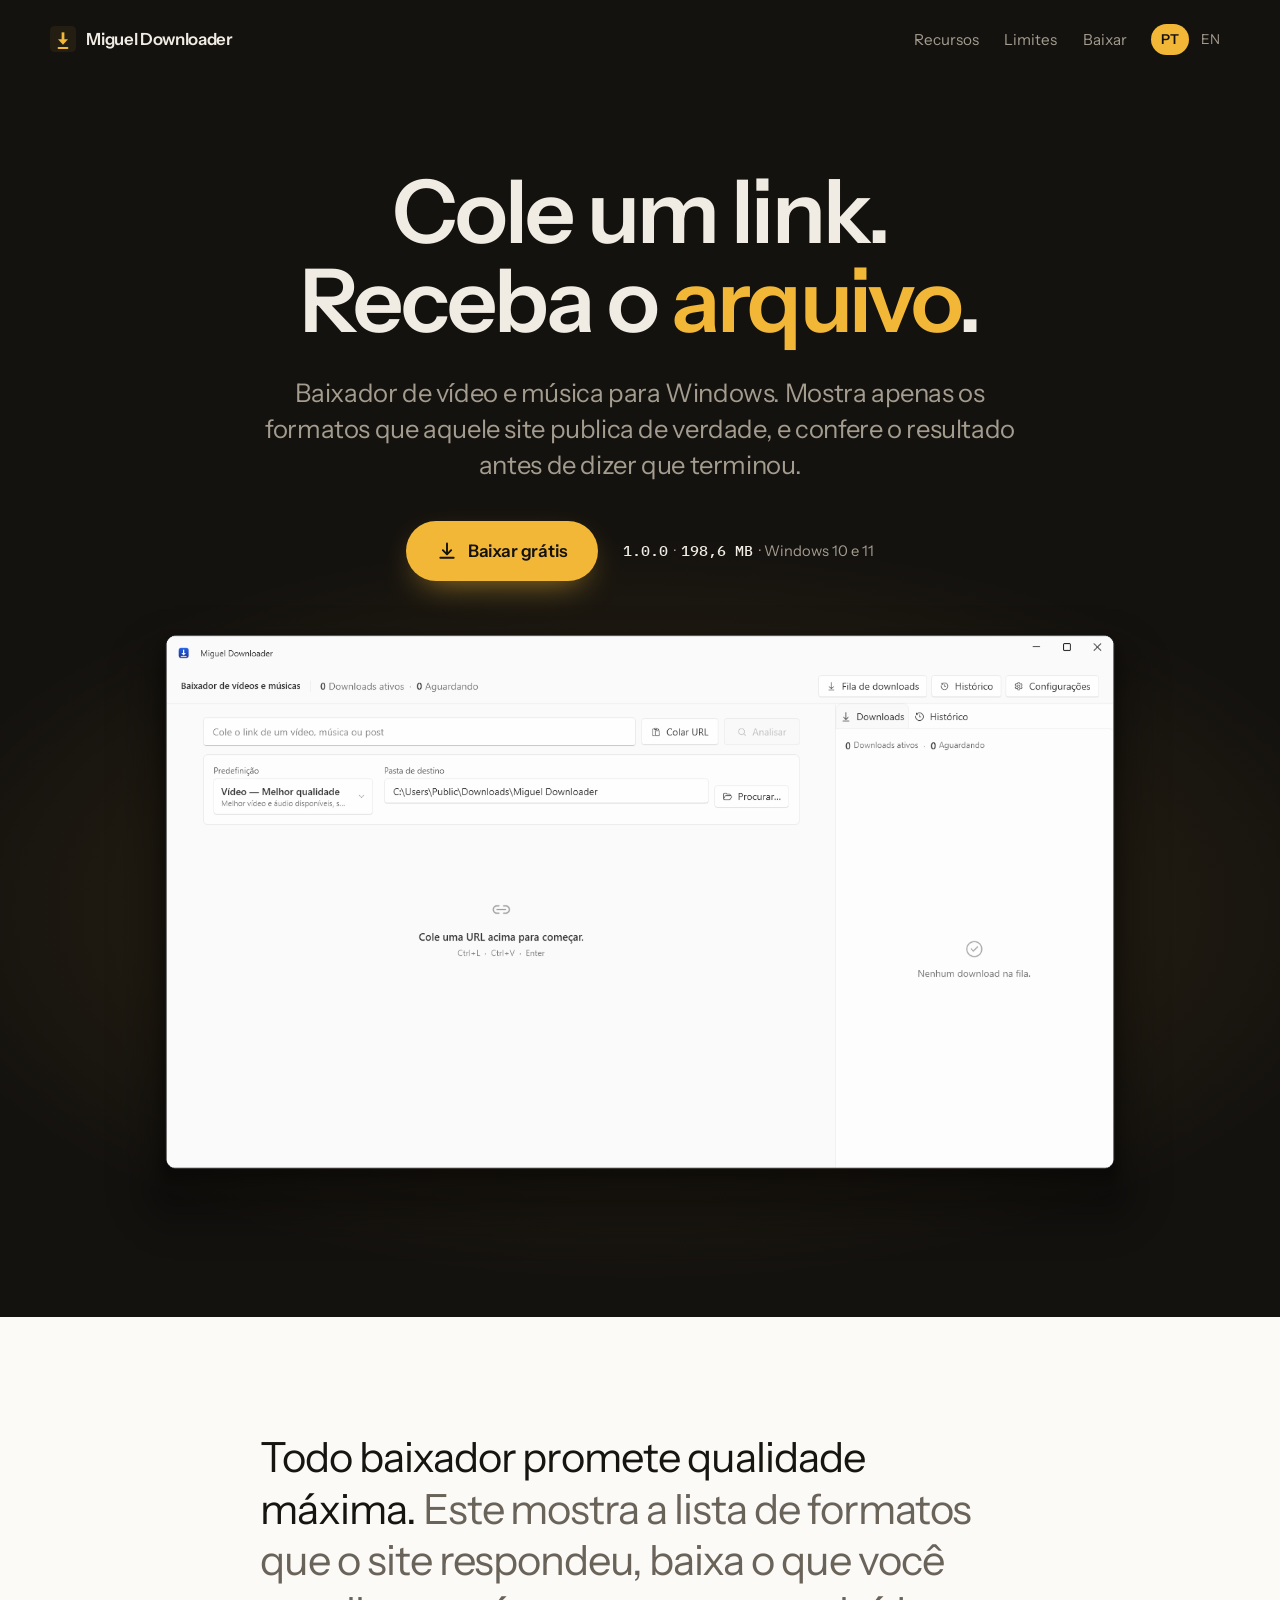
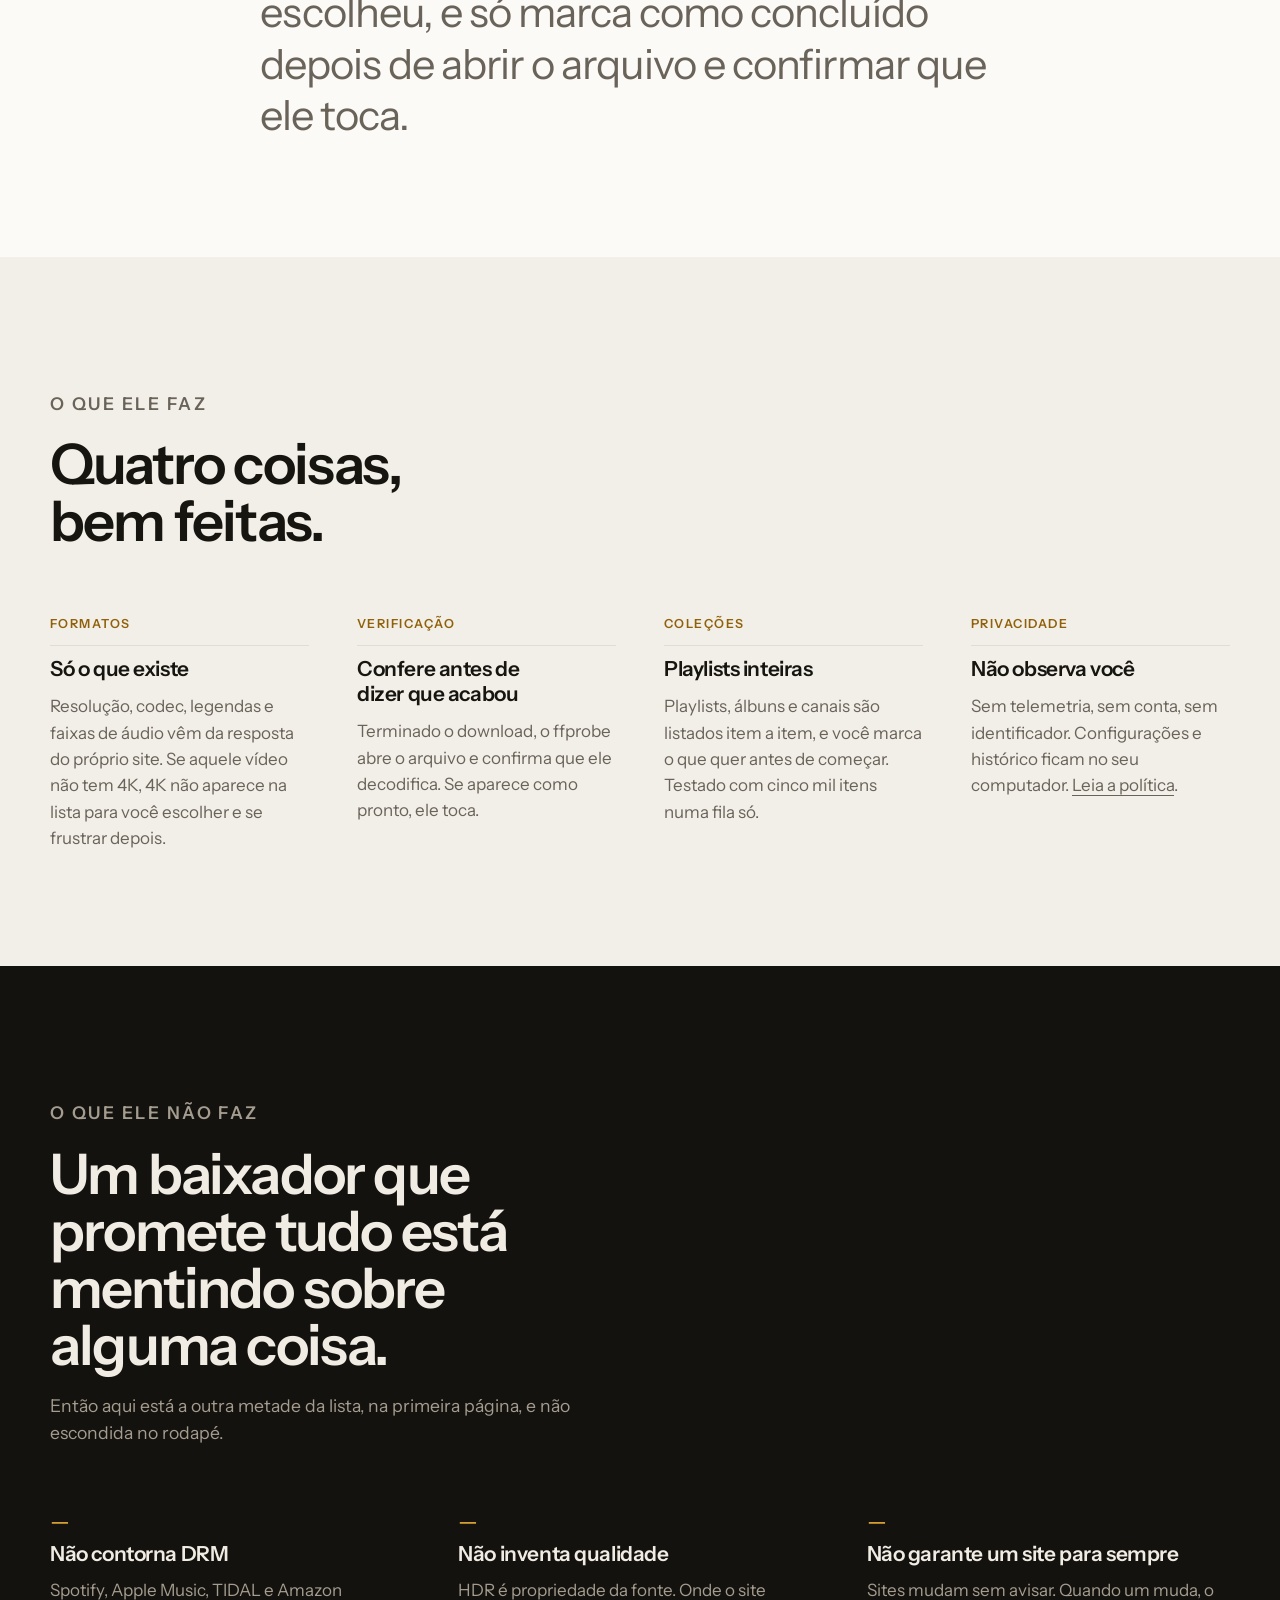
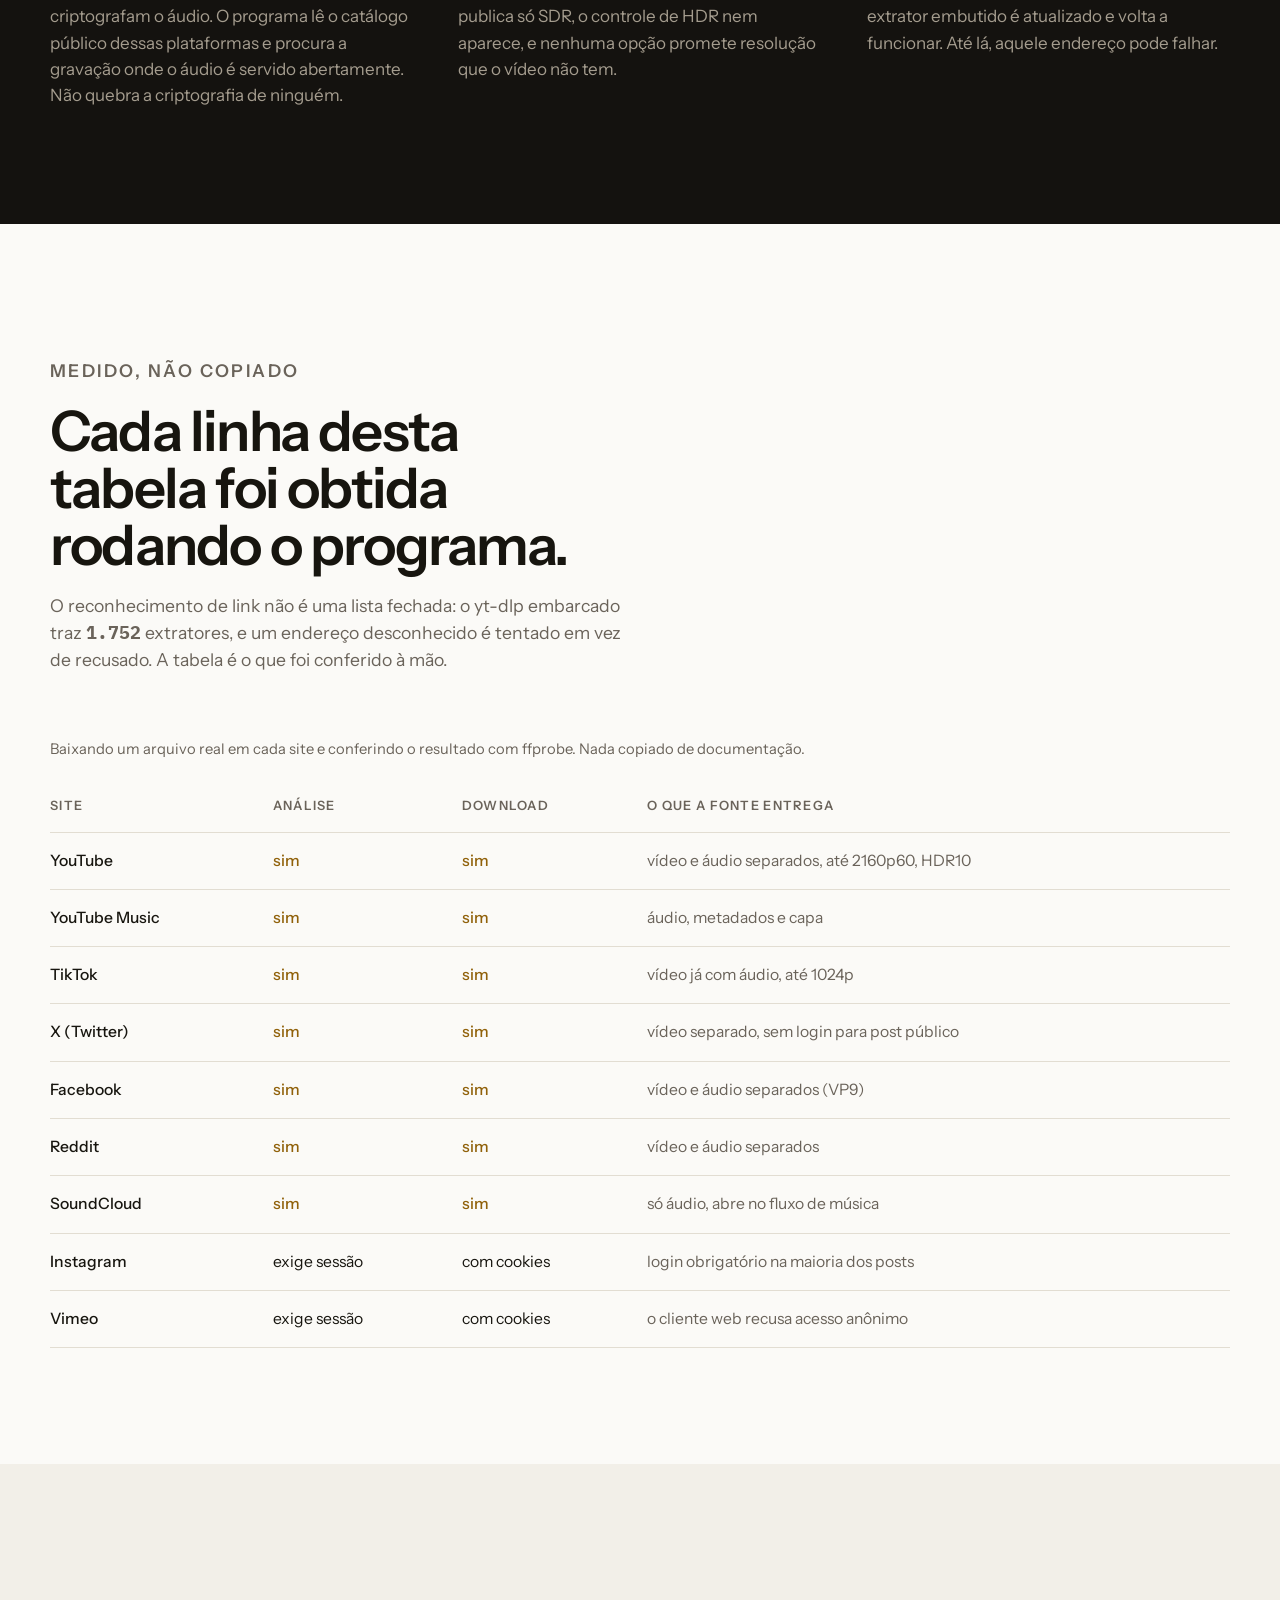
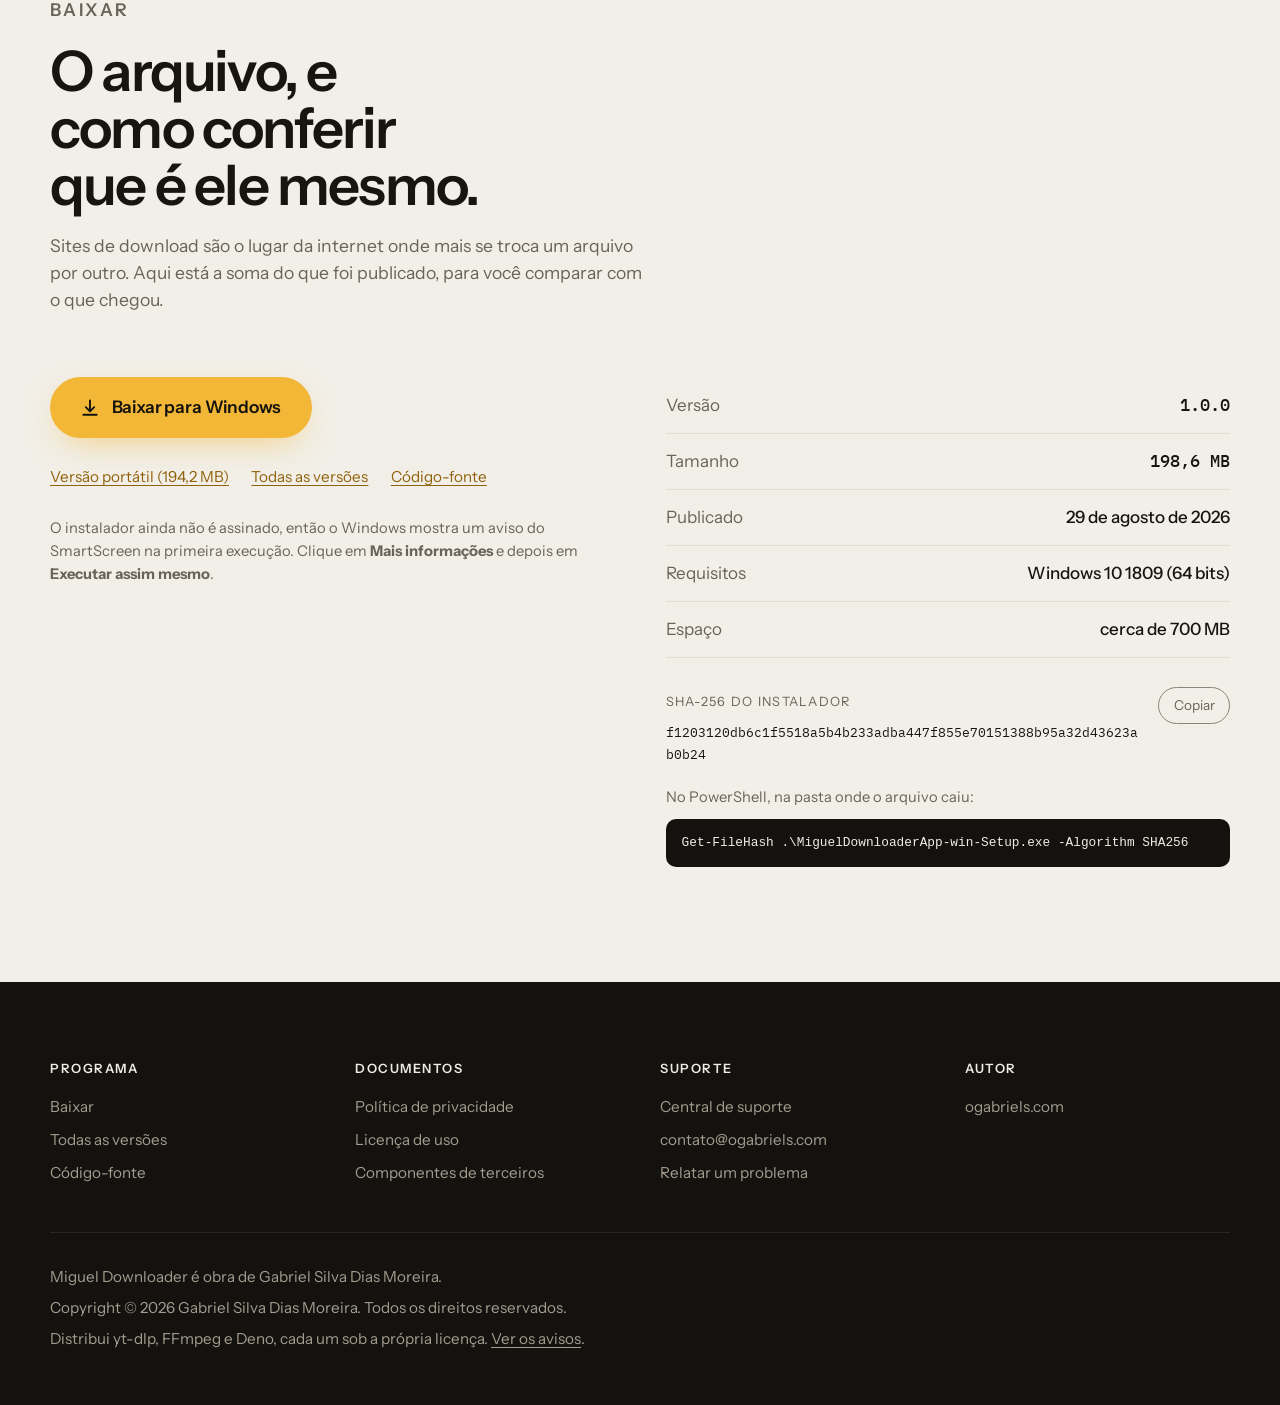
<file: index.html>
<!doctype html>
<html lang="pt-BR">
<head>
<meta charset="utf-8">
<meta name="viewport" content="width=device-width, initial-scale=1">
<title>Miguel Downloader — baixador de vídeo e música para Windows</title>
<meta name="description" content="Programa gratuito para Windows que baixa vídeo e música. Mostra só os formatos que a fonte publica de verdade e confere o arquivo antes de dizer que terminou. Sem anúncio, sem cadastro, sem telemetria.">
<meta name="theme-color" content="#14120f">
<link rel="canonical" href="https://migueldownloader.ogabriels.com/">
<link rel="alternate" hreflang="pt-BR" href="https://migueldownloader.ogabriels.com/">
<link rel="alternate" hreflang="en" href="https://migueldownloader.ogabriels.com/en/">
<link rel="alternate" hreflang="x-default" href="https://migueldownloader.ogabriels.com/">
<link rel="icon" href="assets/icon.svg" type="image/svg+xml">
<link rel="apple-touch-icon" href="assets/icon-180.png">

<meta property="og:type" content="website">
<meta property="og:title" content="Miguel Downloader — baixador de vídeo e música para Windows">
<meta property="og:description" content="Mostra só os formatos que a fonte publica de verdade e confere o arquivo antes de dizer que terminou. Gratuito, sem anúncio e sem telemetria.">
<meta property="og:image" content="https://migueldownloader.ogabriels.com/assets/social.png">
<meta property="og:locale" content="pt_BR">
<meta name="twitter:card" content="summary_large_image">

<link rel="preconnect" href="https://fonts.googleapis.com">
<link rel="preconnect" href="https://fonts.gstatic.com" crossorigin>
<link rel="stylesheet" href="https://fonts.googleapis.com/css2?family=Instrument+Sans:wght@400;500;600&family=IBM+Plex+Mono:wght@400;500&display=swap">
<link rel="stylesheet" href="assets/site.css">

<script type="application/ld+json">
{
  "@context": "https://schema.org",
  "@type": "SoftwareApplication",
  "name": "Miguel Downloader",
  "applicationCategory": "MultimediaApplication",
  "operatingSystem": "Windows 10 version 1809 or later, 64-bit",
  "softwareVersion": "1.0.0",
  "datePublished": "2026-08-29",
  "fileSize": "198.6 MB",
  "downloadUrl": "https://github.com/ogabriels2/MiguelDownloader/releases/latest",
  "inLanguage": ["pt-BR", "en"],
  "offers": { "@type": "Offer", "price": "0", "priceCurrency": "BRL" },
  "author": { "@type": "Person", "name": "Gabriel Silva Dias Moreira", "url": "https://ogabriels.com" }
}
</script>
</head>
<body>
<a class="skip" href="#conteudo">Ir para o conteúdo</a>

<header class="masthead stage">
  <div class="wrap">
      <a class="wordmark" href="./">
        <svg width="26" height="26" viewBox="0 0 1024 1024" aria-hidden="true" focusable="false">
          <rect width="1024" height="1024" rx="184" fill="#241d12"/>
          <g fill="#f2b736">
            <rect x="458" y="250" width="108" height="300"/><path d="M316 520h392L512 742Z"/>
            <rect x="300" y="826" width="424" height="76" rx="38"/>
          </g>
        </svg>
        <span translate="no">Miguel Downloader</span>
      </a>
      <nav aria-label="Seções">
        <a href="#capacidades">Recursos</a>
        <a href="#limites">Limites</a>
        <a href="#baixar">Baixar</a>
      </nav>
      <div class="lang">
        <a href="./" aria-current="page" lang="pt-BR">PT</a>
        <a href="en/" lang="en" hreflang="en">EN</a>
      </div>
  </div>
</header>

<main>

  <div class="stage hero" id="conteudo">
    <div class="wrap">
      <h1 class="rise">Cole um link.<br>Receba o <em>arquivo</em>.</h1>
      <p class="lead rise rise-2">
        Baixador de vídeo e música para Windows. Mostra apenas os formatos que aquele site publica
        de verdade, e confere o resultado antes de dizer que terminou.
      </p>

      <div class="cta-row rise rise-3">
        <a class="button" href="https://github.com/ogabriels2/MiguelDownloader/releases/download/v1.0.0/MiguelDownloaderApp-win-Setup.exe">
          <svg width="20" height="20" viewBox="0 0 24 24" fill="none" stroke="currentColor" stroke-width="2.3" stroke-linecap="round" stroke-linejoin="round" aria-hidden="true" focusable="false">
            <path d="M12 3v12"/><path d="m7 11 5 5 5-5"/><path d="M4 20h16"/>
          </svg>
          Baixar grátis
        </a>
        <p class="meta">
          <b class="mono">1.0.0</b> · <b class="mono">198,6&nbsp;MB</b> · Windows 10 e 11
        </p>
      </div>

      <figure class="product rise rise-4">
        <img src="assets/janela.png" width="1580" height="994"
             alt="Janela do Miguel Downloader com um link do YouTube já analisado: título do vídeo, duração, escolha entre vídeo e somente áudio, contêiner, prioridade de qualidade, tamanho estimado e o painel de fila à direita."
             fetchpriority="high" decoding="async">
      </figure>
    </div>
  </div>

  <section>
    <div class="narrow">
      <p class="statement">
        Todo baixador promete qualidade máxima.
        <span class="soft">Este mostra a lista de formatos que o site respondeu, baixa o que você
        escolheu, e só marca como concluído depois de abrir o arquivo e confirmar que ele toca.</span>
      </p>
    </div>
  </section>

  <section class="band-2" id="capacidades">
    <div class="wrap">
      <div class="section-head">
        <p class="kicker">O que ele faz</p>
        <h2>Quatro coisas, bem feitas.</h2>
      </div>

      <div class="claims">
        <div class="claim">
          <p class="n">FORMATOS</p>
          <h3>Só o que existe</h3>
          <p>
            Resolução, codec, legendas e faixas de áudio vêm da resposta do próprio site. Se aquele
            vídeo não tem 4K, 4K não aparece na lista para você escolher e se frustrar depois.
          </p>
        </div>
        <div class="claim">
          <p class="n">VERIFICAÇÃO</p>
          <h3>Confere antes de dizer que acabou</h3>
          <p>
            Terminado o download, o <span translate="no">ffprobe</span> abre o arquivo e confirma
            que ele decodifica. Se aparece como pronto, ele toca.
          </p>
        </div>
        <div class="claim">
          <p class="n">COLEÇÕES</p>
          <h3>Playlists inteiras</h3>
          <p>
            Playlists, álbuns e canais são listados item a item, e você marca o que quer antes de
            começar. Testado com cinco mil itens numa fila só.
          </p>
        </div>
        <div class="claim">
          <p class="n">PRIVACIDADE</p>
          <h3>Não observa você</h3>
          <p>
            Sem telemetria, sem conta, sem identificador. Configurações e histórico ficam no seu
            computador. <a href="privacidade.html">Leia a política</a>.
          </p>
        </div>
      </div>
    </div>
  </section>

  <section class="stage" id="limites">
    <div class="wrap">
      <div class="section-head">
        <p class="kicker">O que ele não faz</p>
        <h2>Um baixador que promete tudo está mentindo sobre alguma coisa.</h2>
        <p>Então aqui está a outra metade da lista, na primeira página, e não escondida no rodapé.</p>
      </div>

      <div class="limits">
        <div class="limit">
          <p class="mark" aria-hidden="true">—</p>
          <h3>Não contorna DRM</h3>
          <p>
            Spotify, Apple Music, TIDAL e Amazon criptografam o áudio. O programa lê o catálogo
            público dessas plataformas e procura a gravação onde o áudio é servido abertamente.
            Não quebra a criptografia de ninguém.
          </p>
        </div>
        <div class="limit">
          <p class="mark" aria-hidden="true">—</p>
          <h3>Não inventa qualidade</h3>
          <p>
            HDR é propriedade da fonte. Onde o site publica só SDR, o controle de HDR nem aparece,
            e nenhuma opção promete resolução que o vídeo não tem.
          </p>
        </div>
        <div class="limit">
          <p class="mark" aria-hidden="true">—</p>
          <h3>Não garante um site para sempre</h3>
          <p>
            Sites mudam sem avisar. Quando um muda, o extrator embutido é atualizado e volta a
            funcionar. Até lá, aquele endereço pode falhar.
          </p>
        </div>
      </div>
    </div>
  </section>

  <section>
    <div class="wrap">
      <div class="section-head">
        <p class="kicker">Medido, não copiado</p>
        <h2>Cada linha desta tabela foi obtida rodando o programa.</h2>
        <p>
          O reconhecimento de link não é uma lista fechada: o <span translate="no">yt-dlp</span>
          embarcado traz <b class="mono">1.752</b> extratores, e um endereço desconhecido é tentado
          em vez de recusado. A tabela é o que foi conferido à mão.
        </p>
      </div>

      <div class="table-scroll">
        <table>
          <caption>Baixando um arquivo real em cada site e conferindo o resultado com <span translate="no">ffprobe</span>. Nada copiado de documentação.</caption>
          <thead>
            <tr><th scope="col">Site</th><th scope="col">Análise</th><th scope="col">Download</th><th scope="col">O que a fonte entrega</th></tr>
          </thead>
          <tbody>
            <tr><th scope="row">YouTube</th><td class="yes">sim</td><td class="yes">sim</td><td class="note">vídeo e áudio separados, até 2160p60, HDR10</td></tr>
            <tr><th scope="row">YouTube Music</th><td class="yes">sim</td><td class="yes">sim</td><td class="note">áudio, metadados e capa</td></tr>
            <tr><th scope="row">TikTok</th><td class="yes">sim</td><td class="yes">sim</td><td class="note">vídeo já com áudio, até 1024p</td></tr>
            <tr><th scope="row">X (Twitter)</th><td class="yes">sim</td><td class="yes">sim</td><td class="note">vídeo separado, sem login para post público</td></tr>
            <tr><th scope="row">Facebook</th><td class="yes">sim</td><td class="yes">sim</td><td class="note">vídeo e áudio separados (VP9)</td></tr>
            <tr><th scope="row">Reddit</th><td class="yes">sim</td><td class="yes">sim</td><td class="note">vídeo e áudio separados</td></tr>
            <tr><th scope="row">SoundCloud</th><td class="yes">sim</td><td class="yes">sim</td><td class="note">só áudio, abre no fluxo de música</td></tr>
            <tr><th scope="row">Instagram</th><td>exige sessão</td><td>com cookies</td><td class="note">login obrigatório na maioria dos posts</td></tr>
            <tr><th scope="row">Vimeo</th><td>exige sessão</td><td>com cookies</td><td class="note">o cliente web recusa acesso anônimo</td></tr>
          </tbody>
        </table>
      </div>
    </div>
  </section>

  <section class="band-2" id="baixar">
    <div class="wrap">
      <div class="section-head">
        <p class="kicker">Baixar</p>
        <h2>O arquivo, e como conferir que é ele mesmo.</h2>
        <p>
          Sites de download são o lugar da internet onde mais se troca um arquivo por outro. Aqui
          está a soma do que foi publicado, para você comparar com o que chegou.
        </p>
      </div>

      <div class="receipt">
        <div>
          <a class="button" href="https://github.com/ogabriels2/MiguelDownloader/releases/download/v1.0.0/MiguelDownloaderApp-win-Setup.exe">
            <svg width="20" height="20" viewBox="0 0 24 24" fill="none" stroke="currentColor" stroke-width="2.3" stroke-linecap="round" stroke-linejoin="round" aria-hidden="true" focusable="false">
              <path d="M12 3v12"/><path d="m7 11 5 5 5-5"/><path d="M4 20h16"/>
            </svg>
            Baixar para Windows
          </a>

          <p class="also">
            <a href="https://github.com/ogabriels2/MiguelDownloader/releases/download/v1.0.0/MiguelDownloaderApp-win-Portable.zip">Versão portátil (194,2&nbsp;MB)</a>
            <a href="https://github.com/ogabriels2/MiguelDownloader/releases/latest">Todas as versões</a>
            <a href="https://github.com/ogabriels2/MiguelDownloader">Código-fonte</a>
          </p>

          <p class="verify" style="margin-top:1.8rem">
            O instalador ainda não é assinado, então o Windows mostra um aviso do SmartScreen na
            primeira execução. Clique em <b>Mais informações</b> e depois em
            <b>Executar assim mesmo</b>.
          </p>
        </div>

        <div>
          <dl class="facts">
            <div><dt>Versão</dt><dd class="mono">1.0.0</dd></div>
            <div><dt>Tamanho</dt><dd class="mono">198,6&nbsp;MB</dd></div>
            <div><dt>Publicado</dt><dd><time datetime="2026-08-29">29 de agosto de 2026</time></dd></div>
            <div><dt>Requisitos</dt><dd>Windows 10 1809 (64&nbsp;bits)</dd></div>
            <div><dt>Espaço</dt><dd>cerca de 700&nbsp;MB</dd></div>
          </dl>

          <div class="checksum">
            <div class="checksum-row">
              <div>
                <span class="label">SHA-256 do instalador</span>
                <code class="mono" id="sha">f1203120db6c1f5518a5b4b233adba447f855e70151388b95a32d43623ab0b24</code>
              </div>
              <button type="button" class="copy" id="copiar" data-copied="Copiado">Copiar</button>
            </div>
            <p role="status" aria-live="polite" class="sr-only" id="copy-status"></p>

            <div class="verify">
              No PowerShell, na pasta onde o arquivo caiu:
              <pre class="mono"><code>Get-FileHash .\MiguelDownloaderApp-win-Setup.exe -Algorithm SHA256</code></pre>
            </div>
          </div>
        </div>
      </div>
    </div>
  </section>

</main>

<footer>
  <div class="wrap">
    <div class="foot-grid">
      <div>
        <h4>Programa</h4>
        <ul>
          <li><a href="#baixar">Baixar</a></li>
          <li><a href="https://github.com/ogabriels2/MiguelDownloader/releases">Todas as versões</a></li>
          <li><a href="https://github.com/ogabriels2/MiguelDownloader">Código-fonte</a></li>
        </ul>
      </div>
      <div>
        <h4>Documentos</h4>
        <ul>
          <li><a href="privacidade.html">Política de privacidade</a></li>
          <li><a href="licenca.html">Licença de uso</a></li>
          <li><a href="terceiros.html">Componentes de terceiros</a></li>
        </ul>
      </div>
      <div>
        <h4>Suporte</h4>
        <ul>
          <li><a href="suporte.html">Central de suporte</a></li>
          <li><a href="mailto:contato@ogabriels.com">contato@ogabriels.com</a></li>
          <li><a href="https://github.com/ogabriels2/MiguelDownloader/issues">Relatar um problema</a></li>
        </ul>
      </div>
      <div>
        <h4>Autor</h4>
        <ul>
          <li><a href="https://ogabriels.com">ogabriels.com</a></li>
        </ul>
      </div>
    </div>
    <div class="colophon">
      <p><span translate="no">Miguel Downloader</span> é obra de Gabriel Silva Dias Moreira.</p>
      <p>Copyright © 2026 Gabriel Silva Dias Moreira. Todos os direitos reservados.</p>
      <p>
        Distribui <span translate="no">yt-dlp</span>, <span translate="no">FFmpeg</span> e
        <span translate="no">Deno</span>, cada um sob a própria licença.
        <a href="terceiros.html">Ver os avisos</a>.
      </p>
    </div>
  </div>
</footer>

<script>
  (function () {
    var button = document.getElementById('copiar');
    var value = document.getElementById('sha');
    var status = document.getElementById('copy-status');
    if (!button || !value) return;

    // The clipboard API only exists in a secure context. Over file:// or plain http the button
    // would look live and do nothing; the hash stays selectable either way.
    if (!navigator.clipboard) { button.hidden = true; return; }

    var original = button.textContent;
    var timer;

    button.addEventListener('click', function () {
      navigator.clipboard.writeText(value.textContent.trim()).then(function () {
        button.textContent = button.dataset.copied;
        button.dataset.done = 'true';
        status.textContent = 'Soma SHA-256 copiada.';
        clearTimeout(timer);
        timer = setTimeout(function () {
          button.textContent = original;
          delete button.dataset.done;
          status.textContent = '';
        }, 2400);
      }).catch(function () {
        status.textContent = 'Não foi possível copiar. Selecione o texto e copie manualmente.';
      });
    });
  })();
</script>
</body>
</html>
</file>
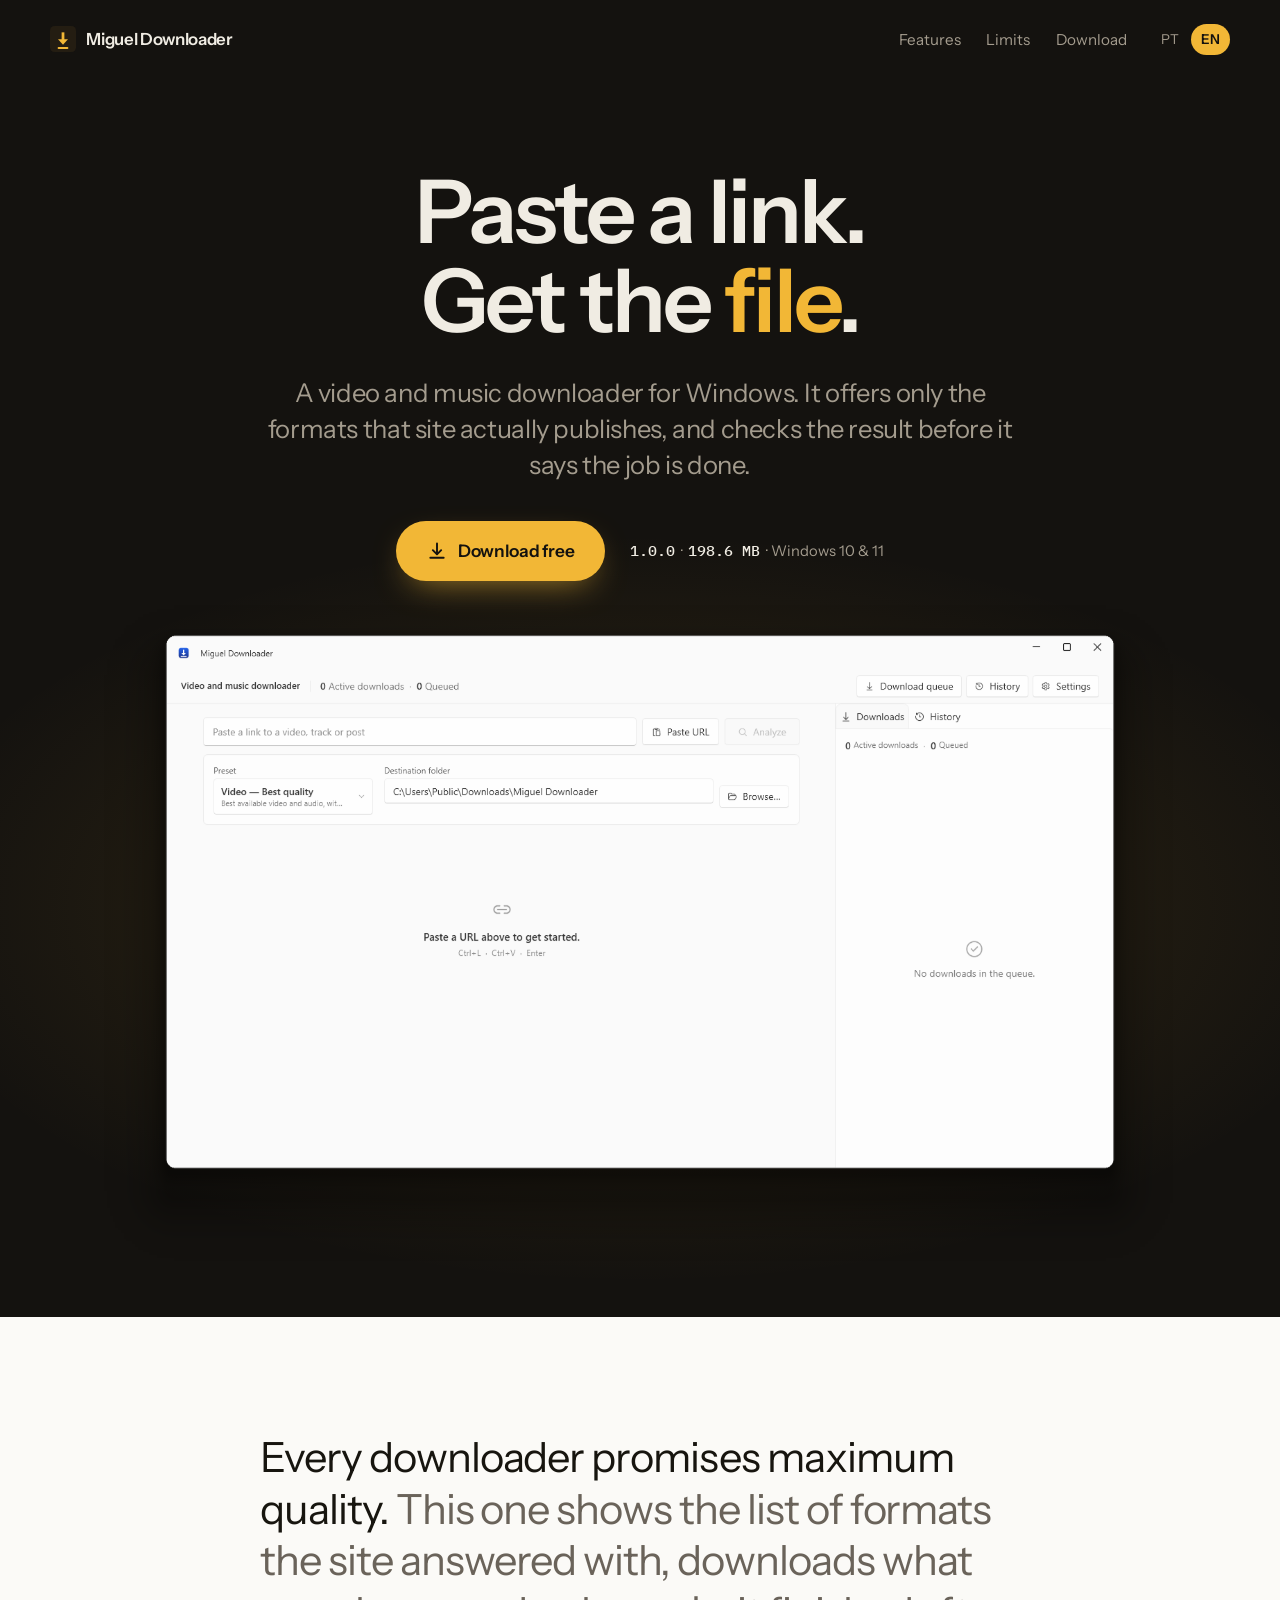
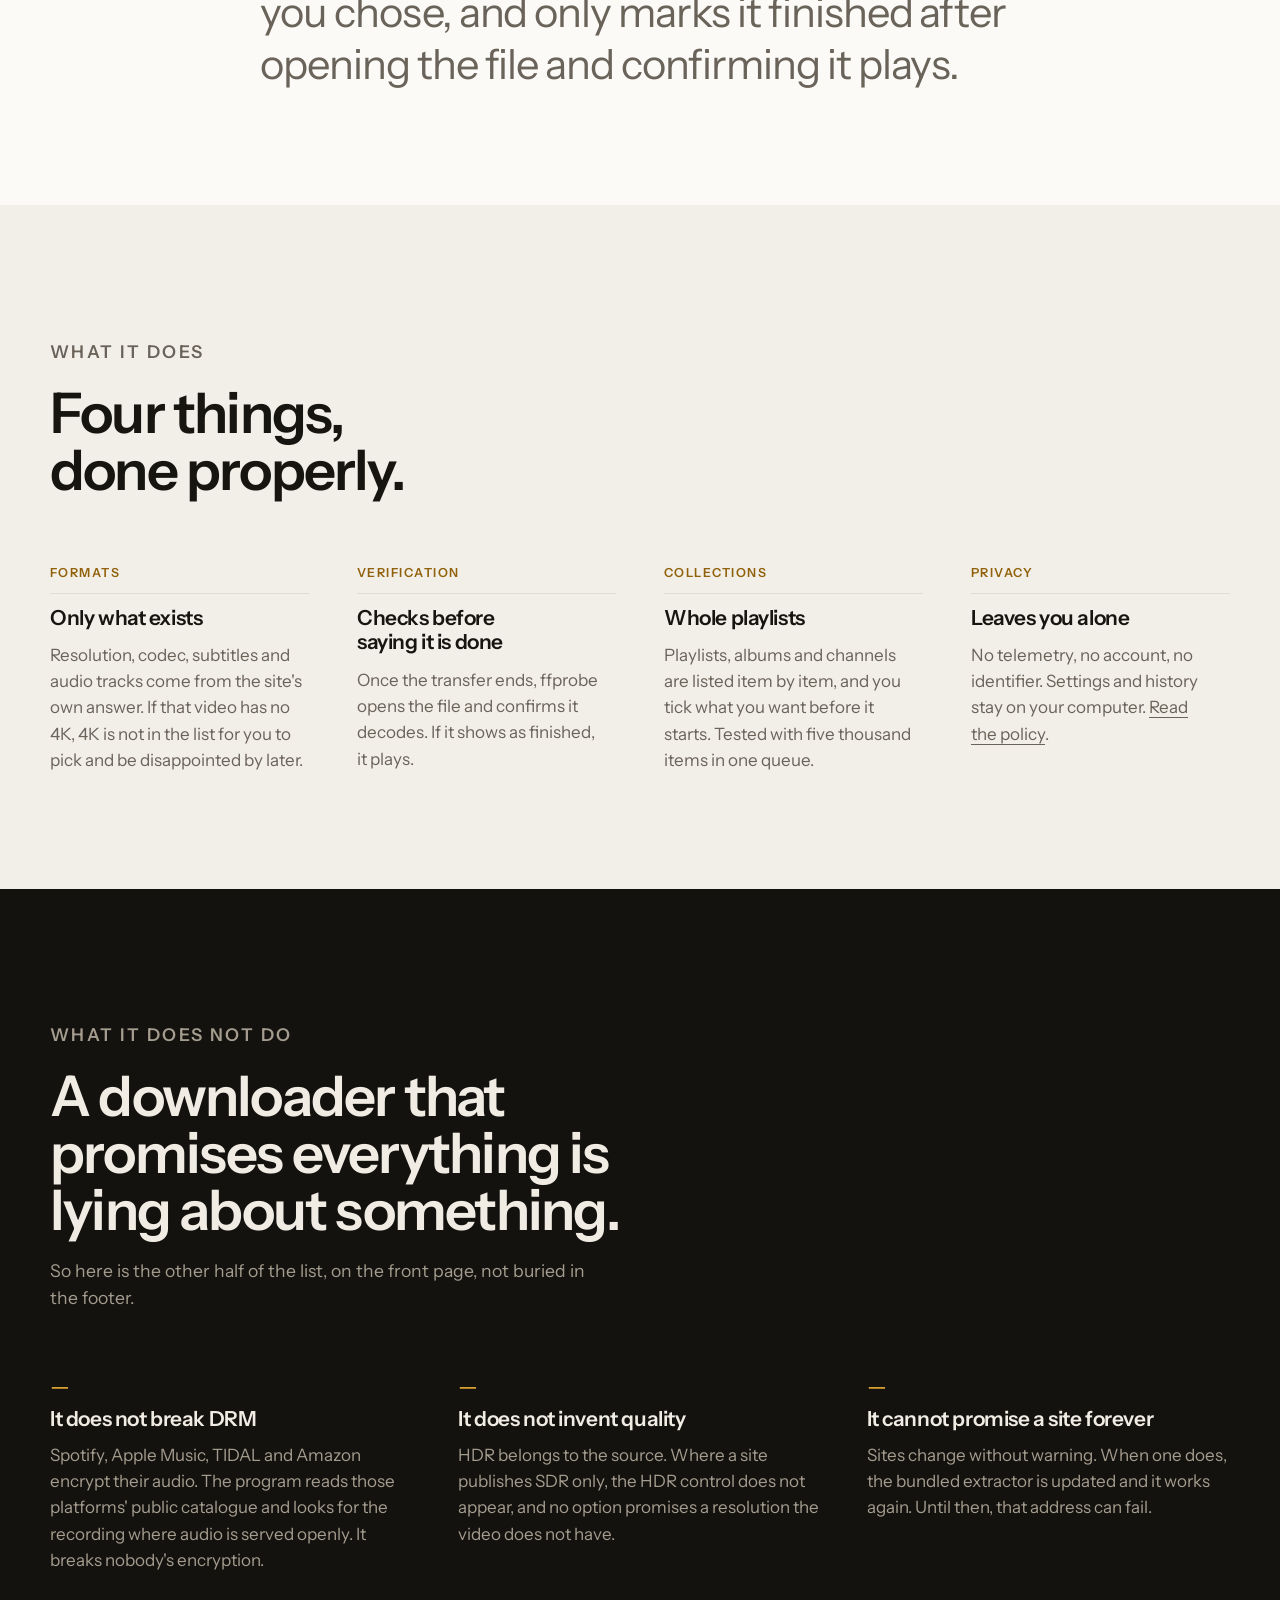
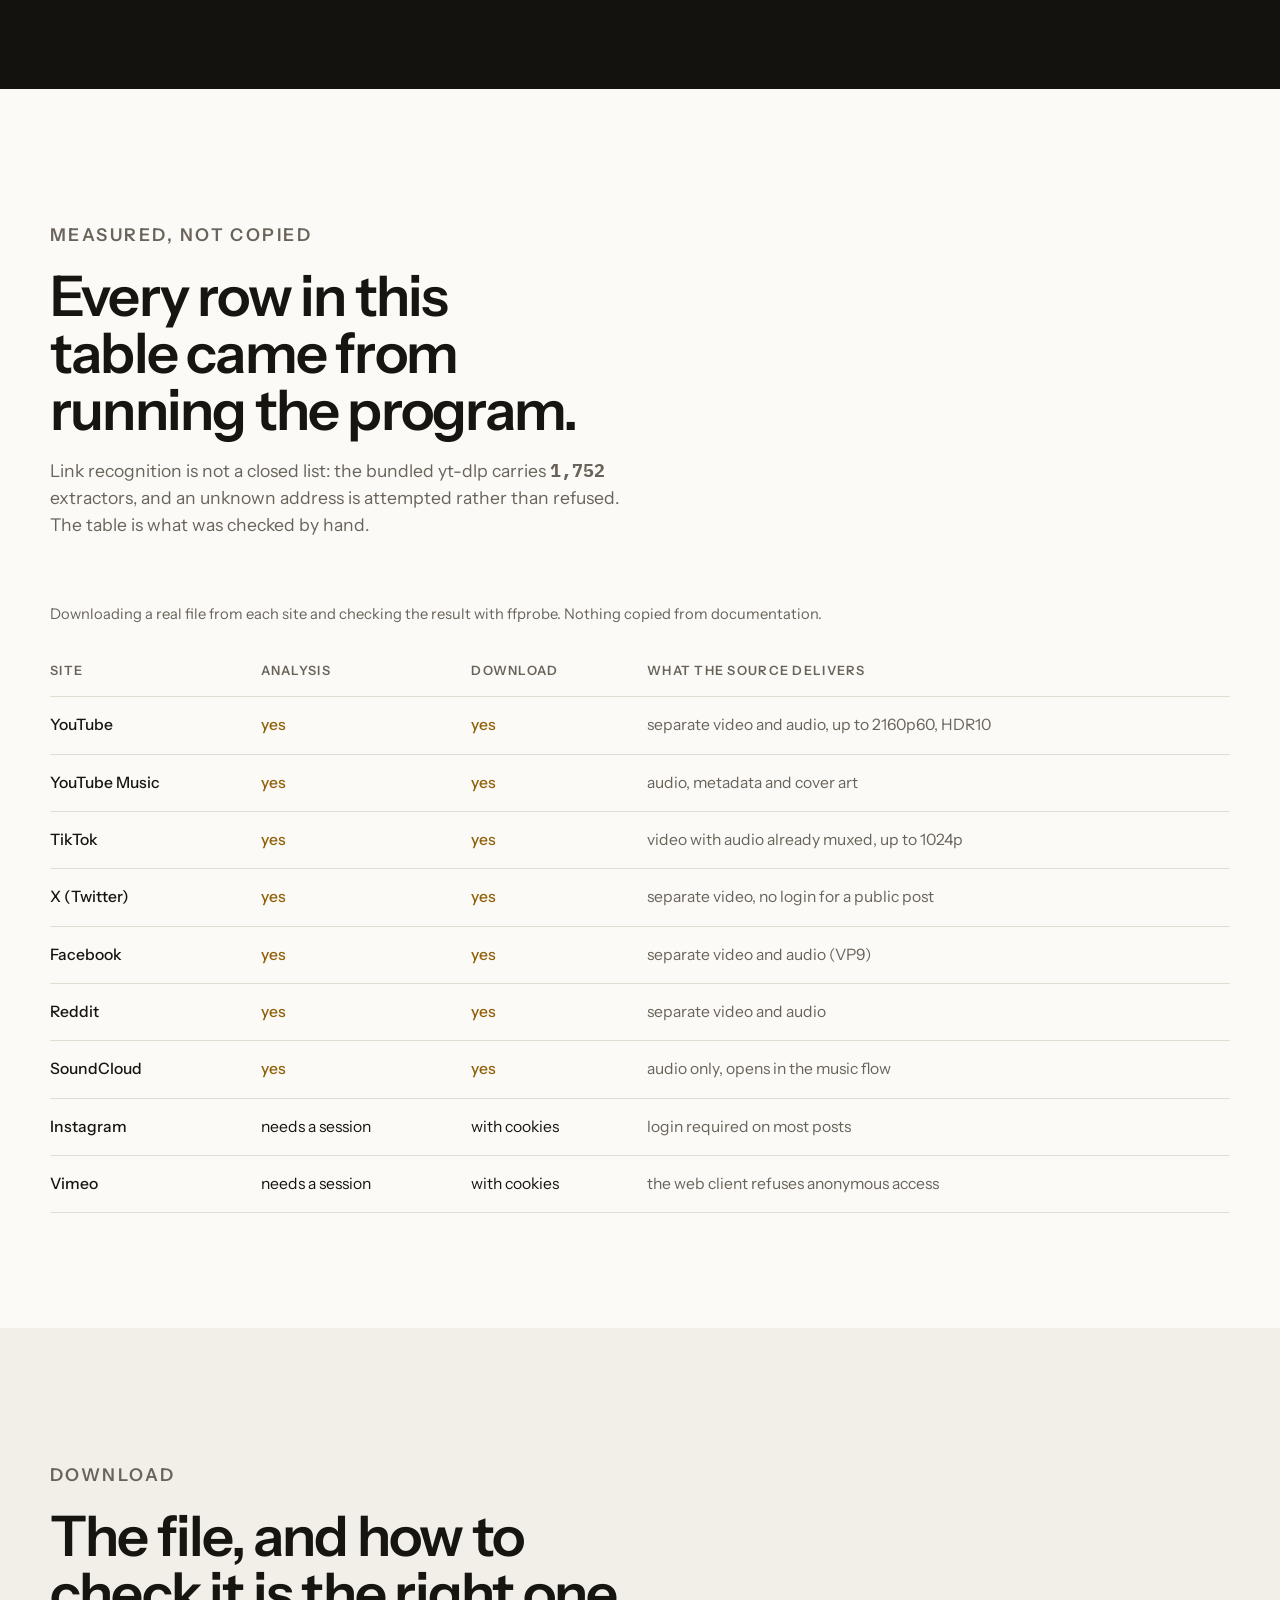
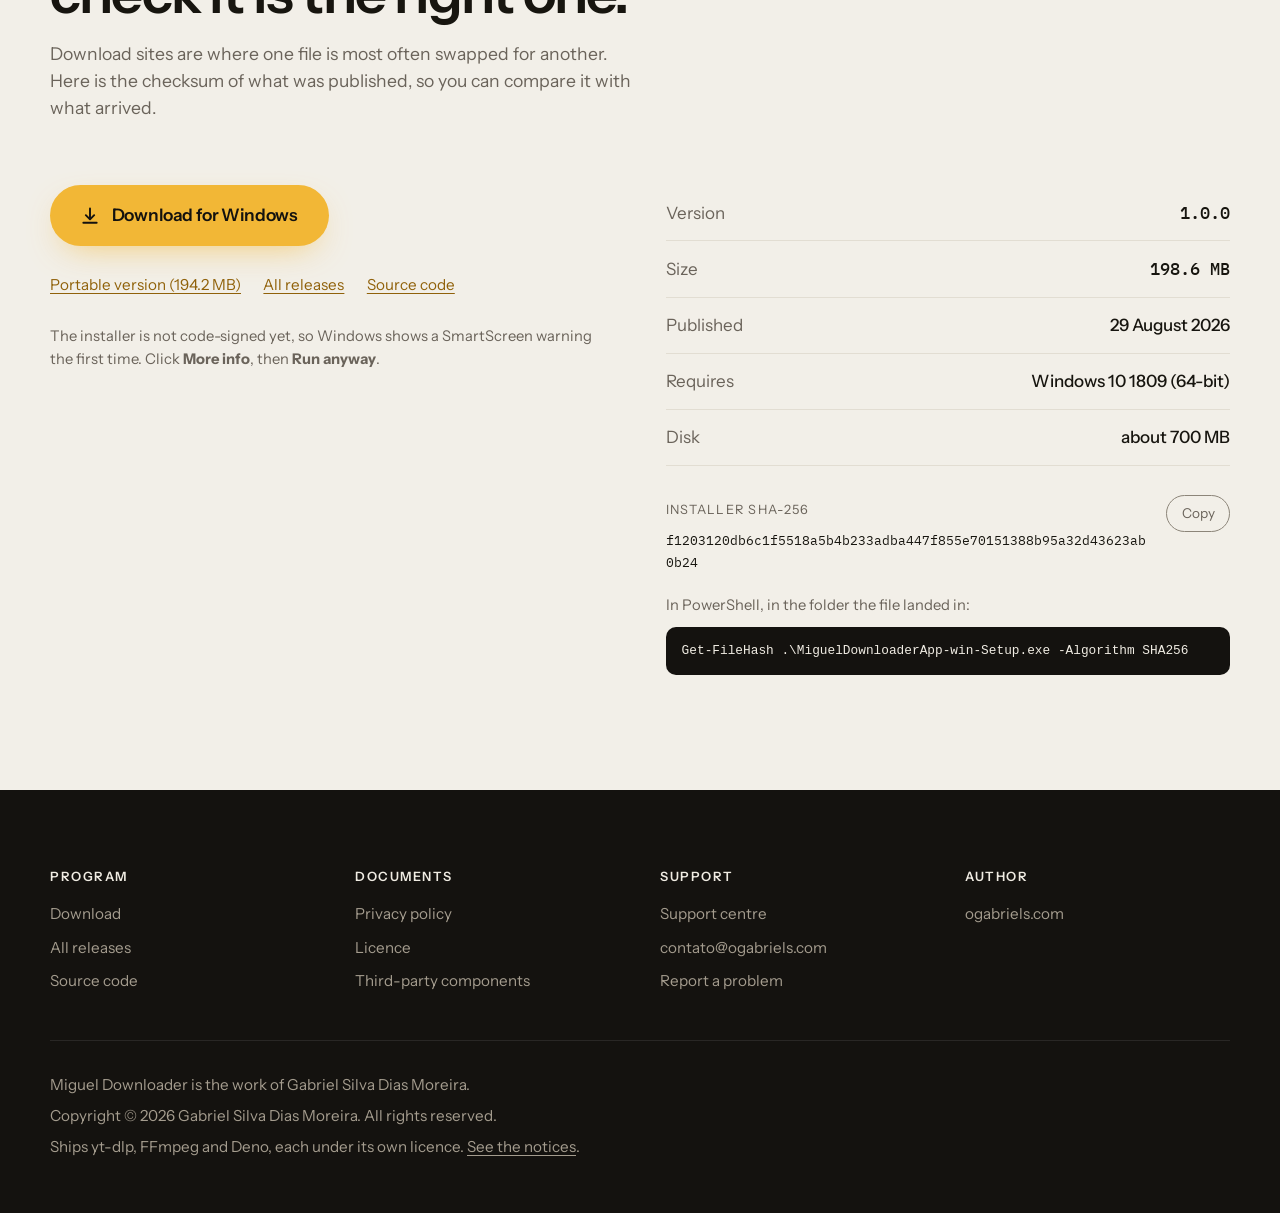
<file: en/index.html>
<!doctype html>
<html lang="en">
<head>
<meta charset="utf-8">
<meta name="viewport" content="width=device-width, initial-scale=1">
<title>Miguel Downloader — video &amp; music downloader for Windows</title>
<meta name="description" content="Free Windows program that downloads video and music. It offers only the formats the source actually publishes, and checks the file before calling it done. No ads, no account, no telemetry.">
<meta name="theme-color" content="#14120f">
<link rel="canonical" href="https://migueldownloader.ogabriels.com/en/">
<link rel="alternate" hreflang="pt-BR" href="https://migueldownloader.ogabriels.com/">
<link rel="alternate" hreflang="en" href="https://migueldownloader.ogabriels.com/en/">
<link rel="alternate" hreflang="x-default" href="https://migueldownloader.ogabriels.com/">
<link rel="icon" href="../assets/icon.svg" type="image/svg+xml">
<link rel="apple-touch-icon" href="../assets/icon-180.png">

<meta property="og:type" content="website">
<meta property="og:title" content="Miguel Downloader — video &amp; music downloader for Windows">
<meta property="og:description" content="Offers only the formats the source actually publishes, and checks the file before calling it done. Free, no ads, no telemetry.">
<meta property="og:image" content="https://migueldownloader.ogabriels.com/assets/social-en.png">
<meta property="og:locale" content="en">
<meta name="twitter:card" content="summary_large_image">

<link rel="preconnect" href="https://fonts.googleapis.com">
<link rel="preconnect" href="https://fonts.gstatic.com" crossorigin>
<link rel="stylesheet" href="https://fonts.googleapis.com/css2?family=Instrument+Sans:wght@400;500;600&family=IBM+Plex+Mono:wght@400;500&display=swap">
<link rel="stylesheet" href="../assets/site.css">

<script type="application/ld+json">
{
  "@context": "https://schema.org",
  "@type": "SoftwareApplication",
  "name": "Miguel Downloader",
  "applicationCategory": "MultimediaApplication",
  "operatingSystem": "Windows 10 version 1809 or later, 64-bit",
  "softwareVersion": "1.0.0",
  "datePublished": "2026-08-29",
  "fileSize": "198.6 MB",
  "downloadUrl": "https://github.com/ogabriels2/MiguelDownloader/releases/latest",
  "inLanguage": ["pt-BR", "en"],
  "offers": { "@type": "Offer", "price": "0", "priceCurrency": "USD" },
  "author": { "@type": "Person", "name": "Gabriel Silva Dias Moreira", "url": "https://ogabriels.com" }
}
</script>
</head>
<body>
<a class="skip" href="#content">Skip to content</a>

<header class="masthead stage">
  <div class="wrap">
      <a class="wordmark" href="./">
        <svg width="26" height="26" viewBox="0 0 1024 1024" aria-hidden="true" focusable="false">
          <rect width="1024" height="1024" rx="184" fill="#241d12"/>
          <g fill="#f2b736">
            <rect x="458" y="250" width="108" height="300"/><path d="M316 520h392L512 742Z"/>
            <rect x="300" y="826" width="424" height="76" rx="38"/>
          </g>
        </svg>
        <span translate="no">Miguel Downloader</span>
      </a>
      <nav aria-label="Sections">
        <a href="#what">Features</a>
        <a href="#limits">Limits</a>
        <a href="#download">Download</a>
      </nav>
      <div class="lang">
        <a href="../" lang="pt-BR" hreflang="pt-BR">PT</a>
        <a href="./" aria-current="page" lang="en">EN</a>
      </div>
  </div>
</header>

<main>

  <div class="stage hero" id="content">
    <div class="wrap">
      <h1 class="rise">Paste a link.<br>Get the <em>file</em>.</h1>
      <p class="lead rise rise-2">
        A video and music downloader for Windows. It offers only the formats that site actually
        publishes, and checks the result before it says the job is done.
      </p>

      <div class="cta-row rise rise-3">
        <a class="button" href="https://github.com/ogabriels2/MiguelDownloader/releases/download/v1.0.0/MiguelDownloaderApp-win-Setup.exe">
          <svg width="20" height="20" viewBox="0 0 24 24" fill="none" stroke="currentColor" stroke-width="2.3" stroke-linecap="round" stroke-linejoin="round" aria-hidden="true" focusable="false">
            <path d="M12 3v12"/><path d="m7 11 5 5 5-5"/><path d="M4 20h16"/>
          </svg>
          Download free
        </a>
        <p class="meta">
          <b class="mono">1.0.0</b> · <b class="mono">198.6&nbsp;MB</b> · Windows 10 &amp; 11
        </p>
      </div>

      <figure class="product rise rise-4">
        <img src="../assets/janela-en.png" width="1580" height="994"
             alt="The Miguel Downloader window with a YouTube link analysed: video title, duration, a choice between video and audio only, container, quality priority, estimated file size, and the queue panel on the right."
             fetchpriority="high" decoding="async">
      </figure>
    </div>
  </div>

  <section>
    <div class="narrow">
      <p class="statement">
        Every downloader promises maximum quality.
        <span class="soft">This one shows the list of formats the site answered with, downloads
        what you chose, and only marks it finished after opening the file and confirming it
        plays.</span>
      </p>
    </div>
  </section>

  <section class="band-2" id="what">
    <div class="wrap">
      <div class="section-head">
        <p class="kicker">What it does</p>
        <h2>Four things, done properly.</h2>
      </div>

      <div class="claims">
        <div class="claim">
          <p class="n">FORMATS</p>
          <h3>Only what exists</h3>
          <p>
            Resolution, codec, subtitles and audio tracks come from the site's own answer. If that
            video has no 4K, 4K is not in the list for you to pick and be disappointed by later.
          </p>
        </div>
        <div class="claim">
          <p class="n">VERIFICATION</p>
          <h3>Checks before saying it is done</h3>
          <p>
            Once the transfer ends, <span translate="no">ffprobe</span> opens the file and confirms
            it decodes. If it shows as finished, it plays.
          </p>
        </div>
        <div class="claim">
          <p class="n">COLLECTIONS</p>
          <h3>Whole playlists</h3>
          <p>
            Playlists, albums and channels are listed item by item, and you tick what you want
            before it starts. Tested with five thousand items in one queue.
          </p>
        </div>
        <div class="claim">
          <p class="n">PRIVACY</p>
          <h3>Leaves you alone</h3>
          <p>
            No telemetry, no account, no identifier. Settings and history stay on your computer.
            <a href="privacy.html">Read the policy</a>.
          </p>
        </div>
      </div>
    </div>
  </section>

  <section class="stage" id="limits">
    <div class="wrap">
      <div class="section-head">
        <p class="kicker">What it does not do</p>
        <h2>A downloader that promises everything is lying about something.</h2>
        <p>So here is the other half of the list, on the front page, not buried in the footer.</p>
      </div>

      <div class="limits">
        <div class="limit">
          <p class="mark" aria-hidden="true">—</p>
          <h3>It does not break DRM</h3>
          <p>
            Spotify, Apple Music, TIDAL and Amazon encrypt their audio. The program reads those
            platforms' public catalogue and looks for the recording where audio is served openly.
            It breaks nobody's encryption.
          </p>
        </div>
        <div class="limit">
          <p class="mark" aria-hidden="true">—</p>
          <h3>It does not invent quality</h3>
          <p>
            HDR belongs to the source. Where a site publishes SDR only, the HDR control does not
            appear, and no option promises a resolution the video does not have.
          </p>
        </div>
        <div class="limit">
          <p class="mark" aria-hidden="true">—</p>
          <h3>It cannot promise a site forever</h3>
          <p>
            Sites change without warning. When one does, the bundled extractor is updated and it
            works again. Until then, that address can fail.
          </p>
        </div>
      </div>
    </div>
  </section>

  <section>
    <div class="wrap">
      <div class="section-head">
        <p class="kicker">Measured, not copied</p>
        <h2>Every row in this table came from running the program.</h2>
        <p>
          Link recognition is not a closed list: the bundled <span translate="no">yt-dlp</span>
          carries <b class="mono">1,752</b> extractors, and an unknown address is attempted rather
          than refused. The table is what was checked by hand.
        </p>
      </div>

      <div class="table-scroll">
        <table>
          <caption>Downloading a real file from each site and checking the result with <span translate="no">ffprobe</span>. Nothing copied from documentation.</caption>
          <thead>
            <tr><th scope="col">Site</th><th scope="col">Analysis</th><th scope="col">Download</th><th scope="col">What the source delivers</th></tr>
          </thead>
          <tbody>
            <tr><th scope="row">YouTube</th><td class="yes">yes</td><td class="yes">yes</td><td class="note">separate video and audio, up to 2160p60, HDR10</td></tr>
            <tr><th scope="row">YouTube Music</th><td class="yes">yes</td><td class="yes">yes</td><td class="note">audio, metadata and cover art</td></tr>
            <tr><th scope="row">TikTok</th><td class="yes">yes</td><td class="yes">yes</td><td class="note">video with audio already muxed, up to 1024p</td></tr>
            <tr><th scope="row">X (Twitter)</th><td class="yes">yes</td><td class="yes">yes</td><td class="note">separate video, no login for a public post</td></tr>
            <tr><th scope="row">Facebook</th><td class="yes">yes</td><td class="yes">yes</td><td class="note">separate video and audio (VP9)</td></tr>
            <tr><th scope="row">Reddit</th><td class="yes">yes</td><td class="yes">yes</td><td class="note">separate video and audio</td></tr>
            <tr><th scope="row">SoundCloud</th><td class="yes">yes</td><td class="yes">yes</td><td class="note">audio only, opens in the music flow</td></tr>
            <tr><th scope="row">Instagram</th><td>needs a session</td><td>with cookies</td><td class="note">login required on most posts</td></tr>
            <tr><th scope="row">Vimeo</th><td>needs a session</td><td>with cookies</td><td class="note">the web client refuses anonymous access</td></tr>
          </tbody>
        </table>
      </div>
    </div>
  </section>

  <section class="band-2" id="download">
    <div class="wrap">
      <div class="section-head">
        <p class="kicker">Download</p>
        <h2>The file, and how to check it is the right one.</h2>
        <p>
          Download sites are where one file is most often swapped for another. Here is the checksum
          of what was published, so you can compare it with what arrived.
        </p>
      </div>

      <div class="receipt">
        <div>
          <a class="button" href="https://github.com/ogabriels2/MiguelDownloader/releases/download/v1.0.0/MiguelDownloaderApp-win-Setup.exe">
            <svg width="20" height="20" viewBox="0 0 24 24" fill="none" stroke="currentColor" stroke-width="2.3" stroke-linecap="round" stroke-linejoin="round" aria-hidden="true" focusable="false">
              <path d="M12 3v12"/><path d="m7 11 5 5 5-5"/><path d="M4 20h16"/>
            </svg>
            Download for Windows
          </a>

          <p class="also">
            <a href="https://github.com/ogabriels2/MiguelDownloader/releases/download/v1.0.0/MiguelDownloaderApp-win-Portable.zip">Portable version (194.2&nbsp;MB)</a>
            <a href="https://github.com/ogabriels2/MiguelDownloader/releases/latest">All releases</a>
            <a href="https://github.com/ogabriels2/MiguelDownloader">Source code</a>
          </p>

          <p class="verify" style="margin-top:1.8rem">
            The installer is not code-signed yet, so Windows shows a SmartScreen warning the first
            time. Click <b>More info</b>, then <b>Run anyway</b>.
          </p>
        </div>

        <div>
          <dl class="facts">
            <div><dt>Version</dt><dd class="mono">1.0.0</dd></div>
            <div><dt>Size</dt><dd class="mono">198.6&nbsp;MB</dd></div>
            <div><dt>Published</dt><dd><time datetime="2026-08-29">29 August 2026</time></dd></div>
            <div><dt>Requires</dt><dd>Windows 10 1809 (64-bit)</dd></div>
            <div><dt>Disk</dt><dd>about 700&nbsp;MB</dd></div>
          </dl>

          <div class="checksum">
            <div class="checksum-row">
              <div>
                <span class="label">Installer SHA-256</span>
                <code class="mono" id="sha">f1203120db6c1f5518a5b4b233adba447f855e70151388b95a32d43623ab0b24</code>
              </div>
              <button type="button" class="copy" id="copiar" data-copied="Copied">Copy</button>
            </div>
            <p role="status" aria-live="polite" class="sr-only" id="copy-status"></p>

            <div class="verify">
              In PowerShell, in the folder the file landed in:
              <pre class="mono"><code>Get-FileHash .\MiguelDownloaderApp-win-Setup.exe -Algorithm SHA256</code></pre>
            </div>
          </div>
        </div>
      </div>
    </div>
  </section>

</main>

<footer>
  <div class="wrap">
    <div class="foot-grid">
      <div>
        <h4>Program</h4>
        <ul>
          <li><a href="#download">Download</a></li>
          <li><a href="https://github.com/ogabriels2/MiguelDownloader/releases">All releases</a></li>
          <li><a href="https://github.com/ogabriels2/MiguelDownloader">Source code</a></li>
        </ul>
      </div>
      <div>
        <h4>Documents</h4>
        <ul>
          <li><a href="privacy.html">Privacy policy</a></li>
          <li><a href="licence.html">Licence</a></li>
          <li><a href="third-party.html">Third-party components</a></li>
        </ul>
      </div>
      <div>
        <h4>Support</h4>
        <ul>
          <li><a href="support.html">Support centre</a></li>
          <li><a href="mailto:contato@ogabriels.com">contato@ogabriels.com</a></li>
          <li><a href="https://github.com/ogabriels2/MiguelDownloader/issues">Report a problem</a></li>
        </ul>
      </div>
      <div>
        <h4>Author</h4>
        <ul>
          <li><a href="https://ogabriels.com">ogabriels.com</a></li>
        </ul>
      </div>
    </div>
    <div class="colophon">
      <p><span translate="no">Miguel Downloader</span> is the work of Gabriel Silva Dias Moreira.</p>
      <p>Copyright © 2026 Gabriel Silva Dias Moreira. All rights reserved.</p>
      <p>
        Ships <span translate="no">yt-dlp</span>, <span translate="no">FFmpeg</span> and
        <span translate="no">Deno</span>, each under its own licence.
        <a href="third-party.html">See the notices</a>.
      </p>
    </div>
  </div>
</footer>

<script>
  (function () {
    var button = document.getElementById('copiar');
    var value = document.getElementById('sha');
    var status = document.getElementById('copy-status');
    if (!button || !value) return;

    // The clipboard API only exists in a secure context. Over file:// or plain http the button
    // would look live and do nothing; the hash stays selectable either way.
    if (!navigator.clipboard) { button.hidden = true; return; }

    var original = button.textContent;
    var timer;

    button.addEventListener('click', function () {
      navigator.clipboard.writeText(value.textContent.trim()).then(function () {
        button.textContent = button.dataset.copied;
        button.dataset.done = 'true';
        status.textContent = 'SHA-256 checksum copied.';
        clearTimeout(timer);
        timer = setTimeout(function () {
          button.textContent = original;
          delete button.dataset.done;
          status.textContent = '';
        }, 2400);
      }).catch(function () {
        status.textContent = 'Could not copy. Select the text and copy it manually.';
      });
    });
  })();
</script>
</body>
</html>
</file>
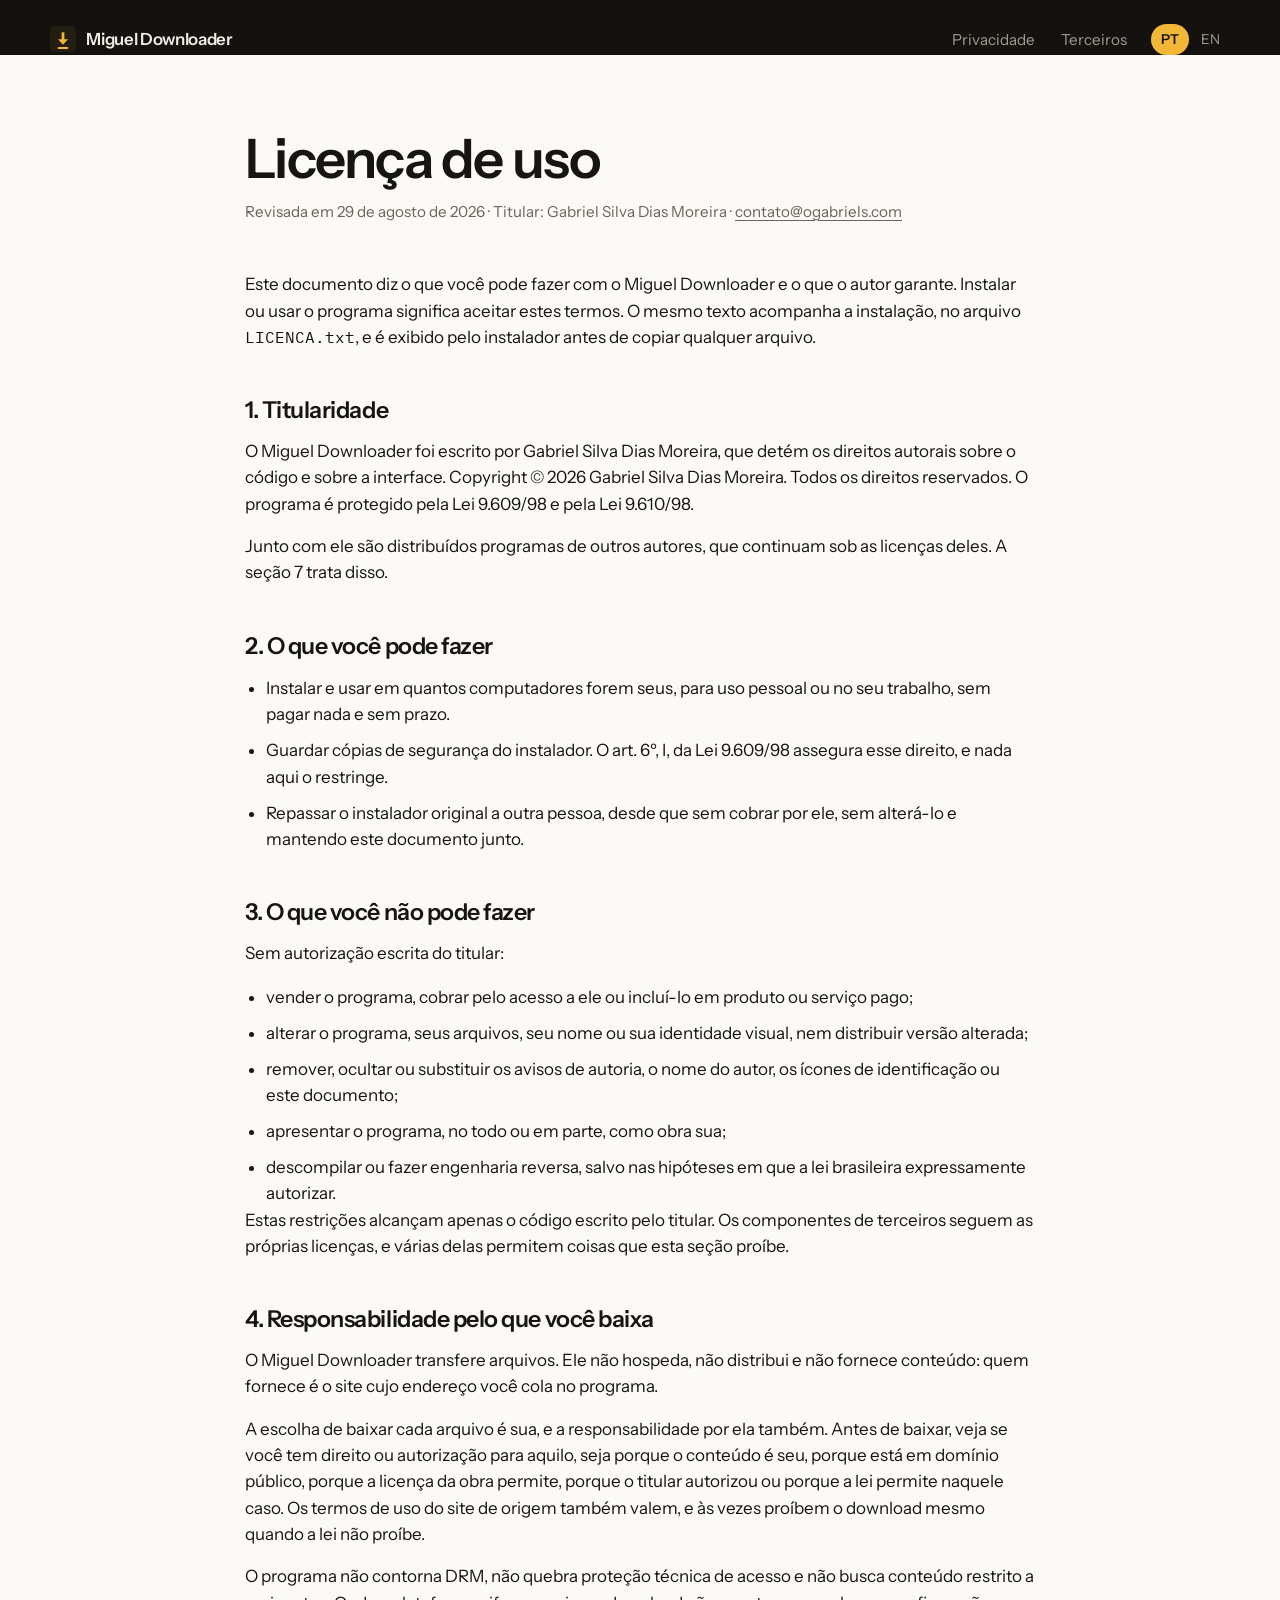
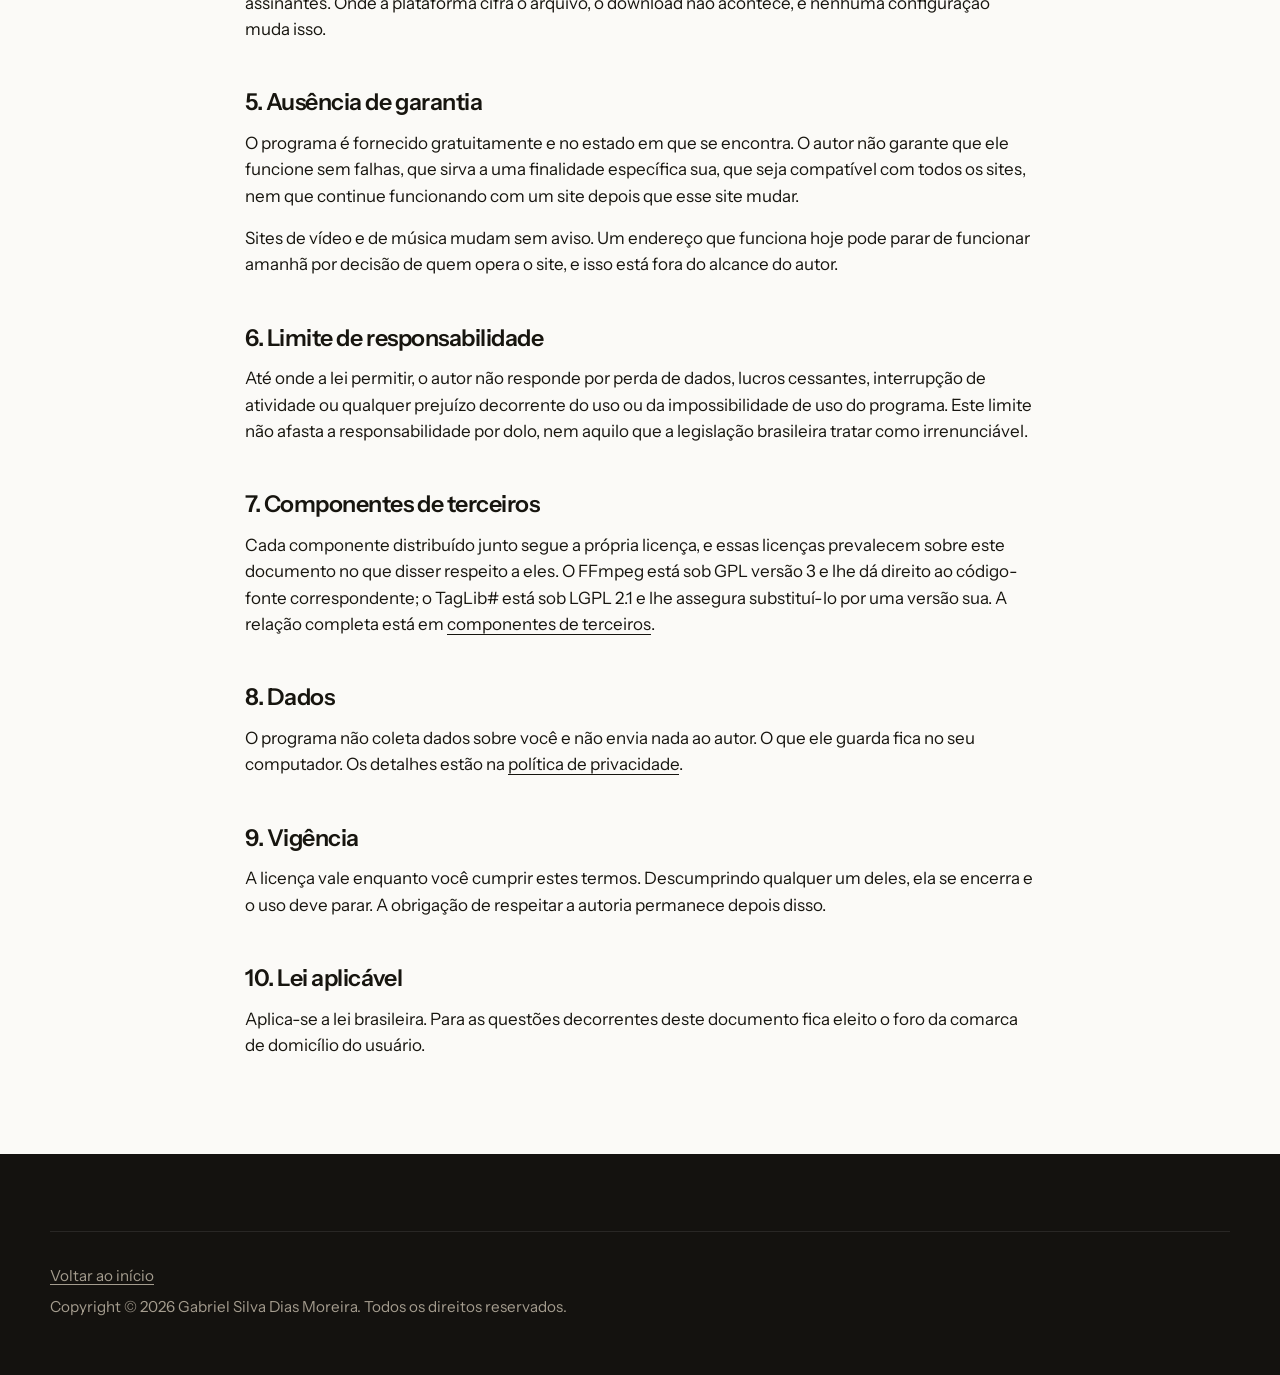
<file: licenca.html>
<!doctype html>
<html lang="pt-BR">
<head>
<meta charset="utf-8">
<meta name="viewport" content="width=device-width, initial-scale=1">
<title>Licença de uso — Miguel Downloader</title>
<meta name="description" content="Termos de uso do Miguel Downloader: o que a licença permite, o que ela proíbe, ausência de garantia e responsabilidade pelo conteúdo baixado.">
<meta name="theme-color" content="#14120f">
<link rel="canonical" href="https://migueldownloader.ogabriels.com/licenca.html">
<link rel="alternate" hreflang="pt-BR" href="https://migueldownloader.ogabriels.com/licenca.html">
<link rel="alternate" hreflang="en" href="https://migueldownloader.ogabriels.com/en/licence.html">
<link rel="icon" href="assets/icon.svg" type="image/svg+xml">
<link rel="preconnect" href="https://fonts.googleapis.com">
<link rel="preconnect" href="https://fonts.gstatic.com" crossorigin>
<link rel="stylesheet" href="https://fonts.googleapis.com/css2?family=Instrument+Sans:wght@400;500;600&family=IBM+Plex+Mono:wght@400;500&display=swap">
<link rel="stylesheet" href="assets/site.css">
</head>
<body>
<a class="skip" href="#conteudo">Ir para o conteúdo</a>

<div class="stage"><header class="masthead">
  <div class="wrap">
    <a class="wordmark" href="./">
      <svg width="26" height="26" viewBox="0 0 1024 1024" aria-hidden="true" focusable="false">
        <rect width="1024" height="1024" rx="184" fill="#241d12"/>
        <g fill="#f2b736">
          <rect x="458" y="250" width="108" height="300"/><path d="M316 520h392L512 742Z"/>
          <rect x="300" y="826" width="424" height="76" rx="38"/>
        </g>
      </svg>
      <span translate="no">Miguel Downloader</span>
    </a>
    <nav aria-label="Documentos">
      <a href="privacidade.html">Privacidade</a>
      <a href="terceiros.html">Terceiros</a>
    </nav>
    <div class="lang">
      <a href="licenca.html" aria-current="page" lang="pt-BR">PT</a>
      <a href="en/licence.html" lang="en" hreflang="en">EN</a>
    </div>
  </div>
</header></div>

<main id="conteudo" class="doc">
  <div class="wrap">
    <h1>Licença de uso</h1>
    <p class="updated">
      Revisada em 29 de agosto de 2026 · Titular: Gabriel Silva Dias Moreira ·
      <a href="mailto:contato@ogabriels.com">contato@ogabriels.com</a>
    </p>

    <p>
      Este documento diz o que você pode fazer com o Miguel Downloader e o que o autor garante.
      Instalar ou usar o programa significa aceitar estes termos. O mesmo texto acompanha a
      instalação, no arquivo <span class="mono">LICENCA.txt</span>, e é exibido pelo instalador
      antes de copiar qualquer arquivo.
    </p>

    <h2>1. Titularidade</h2>
    <p>
      O Miguel Downloader foi escrito por Gabriel Silva Dias Moreira, que detém os direitos autorais
      sobre o código e sobre a interface. Copyright © 2026 Gabriel Silva Dias Moreira. Todos os
      direitos reservados. O programa é protegido pela Lei 9.609/98 e pela Lei 9.610/98.
    </p>
    <p>
      Junto com ele são distribuídos programas de outros autores, que continuam sob as licenças
      deles. A seção 7 trata disso.
    </p>

    <h2>2. O que você pode fazer</h2>
    <ul>
      <li>Instalar e usar em quantos computadores forem seus, para uso pessoal ou no seu trabalho, sem pagar nada e sem prazo.</li>
      <li>Guardar cópias de segurança do instalador. O art. 6º, I, da Lei 9.609/98 assegura esse direito, e nada aqui o restringe.</li>
      <li>Repassar o instalador original a outra pessoa, desde que sem cobrar por ele, sem alterá-lo e mantendo este documento junto.</li>
    </ul>

    <h2>3. O que você não pode fazer</h2>
    <p>Sem autorização escrita do titular:</p>
    <ul>
      <li>vender o programa, cobrar pelo acesso a ele ou incluí-lo em produto ou serviço pago;</li>
      <li>alterar o programa, seus arquivos, seu nome ou sua identidade visual, nem distribuir versão alterada;</li>
      <li>remover, ocultar ou substituir os avisos de autoria, o nome do autor, os ícones de identificação ou este documento;</li>
      <li>apresentar o programa, no todo ou em parte, como obra sua;</li>
      <li>descompilar ou fazer engenharia reversa, salvo nas hipóteses em que a lei brasileira expressamente autorizar.</li>
    </ul>
    <p>
      Estas restrições alcançam apenas o código escrito pelo titular. Os componentes de terceiros
      seguem as próprias licenças, e várias delas permitem coisas que esta seção proíbe.
    </p>

    <h2>4. Responsabilidade pelo que você baixa</h2>
    <p>
      O Miguel Downloader transfere arquivos. Ele não hospeda, não distribui e não fornece conteúdo:
      quem fornece é o site cujo endereço você cola no programa.
    </p>
    <p>
      A escolha de baixar cada arquivo é sua, e a responsabilidade por ela também. Antes de baixar,
      veja se você tem direito ou autorização para aquilo, seja porque o conteúdo é seu, porque está
      em domínio público, porque a licença da obra permite, porque o titular autorizou ou porque a
      lei permite naquele caso. Os termos de uso do site de origem também valem, e às vezes proíbem
      o download mesmo quando a lei não proíbe.
    </p>
    <p>
      O programa não contorna DRM, não quebra proteção técnica de acesso e não busca conteúdo
      restrito a assinantes. Onde a plataforma cifra o arquivo, o download não acontece, e nenhuma
      configuração muda isso.
    </p>

    <h2>5. Ausência de garantia</h2>
    <p>
      O programa é fornecido gratuitamente e no estado em que se encontra. O autor não garante que
      ele funcione sem falhas, que sirva a uma finalidade específica sua, que seja compatível com
      todos os sites, nem que continue funcionando com um site depois que esse site mudar.
    </p>
    <p>
      Sites de vídeo e de música mudam sem aviso. Um endereço que funciona hoje pode parar de
      funcionar amanhã por decisão de quem opera o site, e isso está fora do alcance do autor.
    </p>

    <h2>6. Limite de responsabilidade</h2>
    <p>
      Até onde a lei permitir, o autor não responde por perda de dados, lucros cessantes,
      interrupção de atividade ou qualquer prejuízo decorrente do uso ou da impossibilidade de uso
      do programa. Este limite não afasta a responsabilidade por dolo, nem aquilo que a legislação
      brasileira tratar como irrenunciável.
    </p>

    <h2>7. Componentes de terceiros</h2>
    <p>
      Cada componente distribuído junto segue a própria licença, e essas licenças prevalecem sobre
      este documento no que disser respeito a eles. O <span translate="no">FFmpeg</span> está sob
      GPL versão 3 e lhe dá direito ao código-fonte correspondente; o
      <span translate="no">TagLib#</span> está sob LGPL 2.1 e lhe assegura substituí-lo por uma
      versão sua. A relação completa está em <a href="terceiros.html">componentes de terceiros</a>.
    </p>

    <h2>8. Dados</h2>
    <p>
      O programa não coleta dados sobre você e não envia nada ao autor. O que ele guarda fica no seu
      computador. Os detalhes estão na <a href="privacidade.html">política de privacidade</a>.
    </p>

    <h2>9. Vigência</h2>
    <p>
      A licença vale enquanto você cumprir estes termos. Descumprindo qualquer um deles, ela se
      encerra e o uso deve parar. A obrigação de respeitar a autoria permanece depois disso.
    </p>

    <h2>10. Lei aplicável</h2>
    <p>
      Aplica-se a lei brasileira. Para as questões decorrentes deste documento fica eleito o foro da
      comarca de domicílio do usuário.
    </p>
  </div>
</main>

<footer>
  <div class="wrap">
    <div class="colophon">
      <p><a href="./">Voltar ao início</a></p>
      <p>Copyright © 2026 Gabriel Silva Dias Moreira. Todos os direitos reservados.</p>
    </div>
  </div>
</footer>
</body>
</html>
</file>
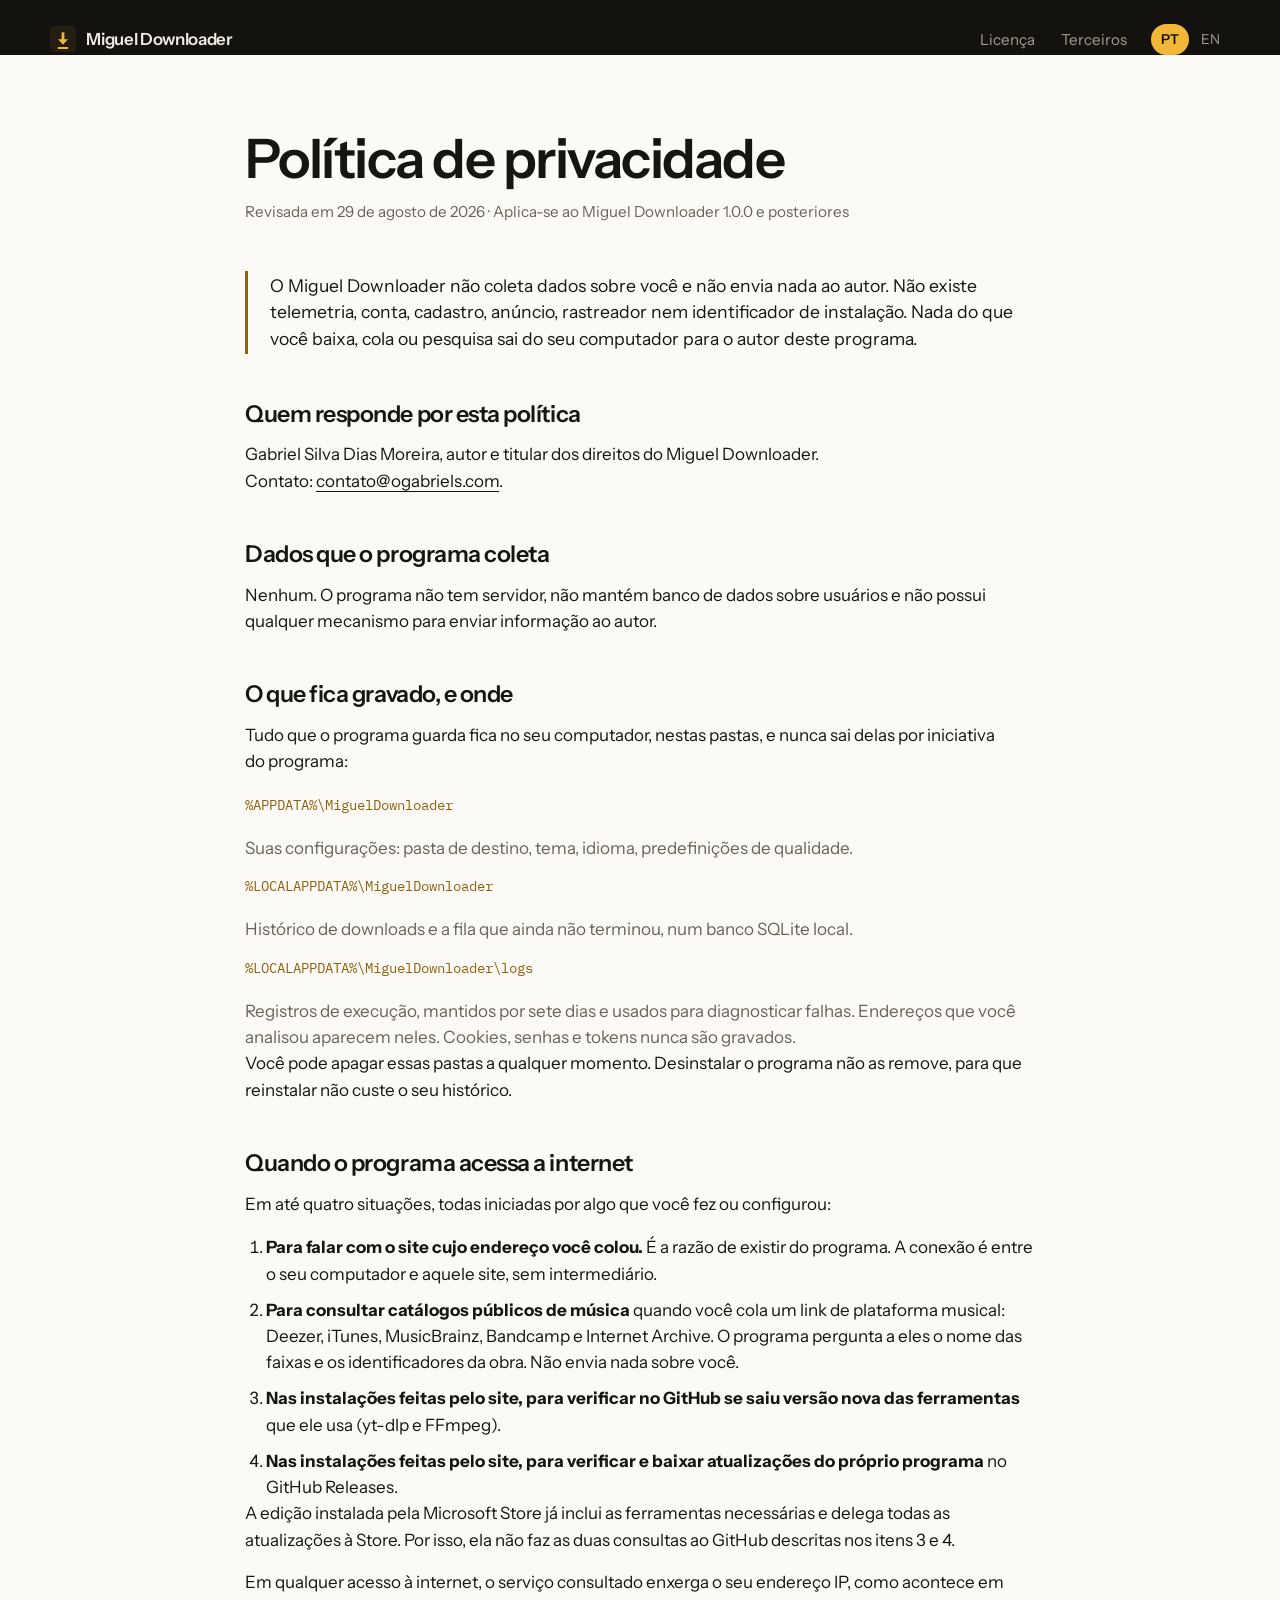
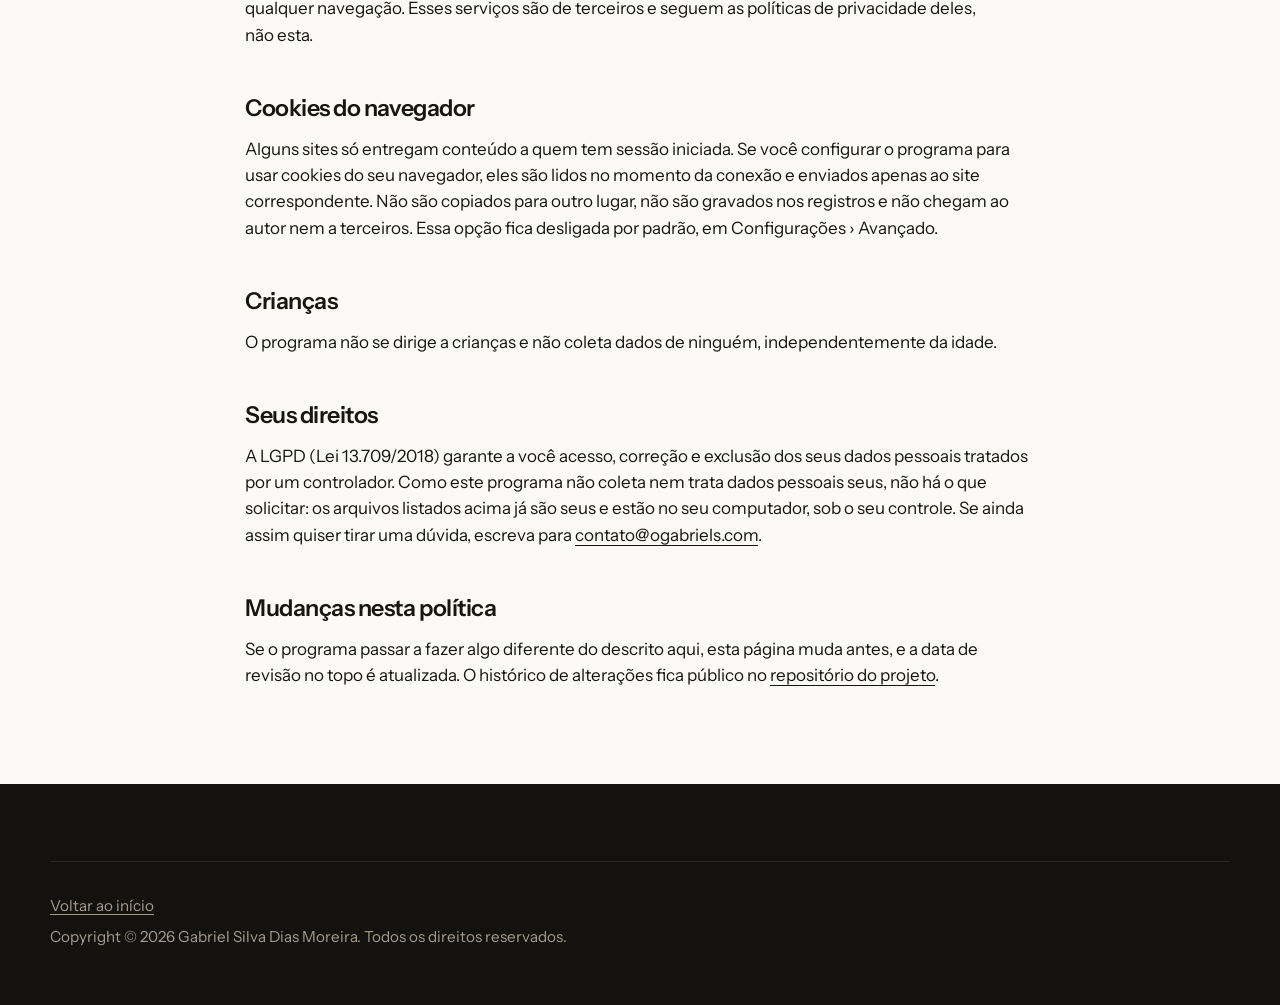
<file: privacidade.html>
<!doctype html>
<html lang="pt-BR">
<head>
<meta charset="utf-8">
<meta name="viewport" content="width=device-width, initial-scale=1">
<title>Política de privacidade — Miguel Downloader</title>
<meta name="description" content="O Miguel Downloader não coleta dados sobre você e não envia nada ao autor. Esta página diz exatamente o que fica gravado no seu computador e quando o programa acessa a internet.">
<meta name="theme-color" content="#14120f">
<link rel="canonical" href="https://migueldownloader.ogabriels.com/privacidade.html">
<link rel="alternate" hreflang="pt-BR" href="https://migueldownloader.ogabriels.com/privacidade.html">
<link rel="alternate" hreflang="en" href="https://migueldownloader.ogabriels.com/en/privacy.html">
<link rel="icon" href="assets/icon.svg" type="image/svg+xml">
<link rel="preconnect" href="https://fonts.googleapis.com">
<link rel="preconnect" href="https://fonts.gstatic.com" crossorigin>
<link rel="stylesheet" href="https://fonts.googleapis.com/css2?family=Instrument+Sans:wght@400;500;600&family=IBM+Plex+Mono:wght@400;500&display=swap">
<link rel="stylesheet" href="assets/site.css">
</head>
<body>
<a class="skip" href="#conteudo">Ir para o conteúdo</a>

<div class="stage"><header class="masthead">
  <div class="wrap">
    <a class="wordmark" href="./">
      <svg width="26" height="26" viewBox="0 0 1024 1024" aria-hidden="true" focusable="false">
        <rect width="1024" height="1024" rx="184" fill="#241d12"/>
        <g fill="#f2b736">
          <rect x="458" y="250" width="108" height="300"/><path d="M316 520h392L512 742Z"/>
          <rect x="300" y="826" width="424" height="76" rx="38"/>
        </g>
      </svg>
      <span translate="no">Miguel Downloader</span>
    </a>
    <nav aria-label="Documentos">
      <a href="licenca.html">Licença</a>
      <a href="terceiros.html">Terceiros</a>
    </nav>
    <div class="lang">
      <a href="privacidade.html" aria-current="page" lang="pt-BR">PT</a>
      <a href="en/privacy.html" lang="en" hreflang="en">EN</a>
    </div>
  </div>
</header></div>

<main id="conteudo" class="doc">
  <div class="wrap">
    <h1>Política de privacidade</h1>
    <p class="updated">Revisada em 29 de agosto de 2026 · Aplica-se ao Miguel Downloader 1.0.0 e posteriores</p>

    <p class="callout">
      O Miguel Downloader não coleta dados sobre você e não envia nada ao autor. Não existe
      telemetria, conta, cadastro, anúncio, rastreador nem identificador de instalação. Nada do que
      você baixa, cola ou pesquisa sai do seu computador para o autor deste programa.
    </p>

    <h2>Quem responde por esta política</h2>
    <p>
      Gabriel Silva Dias Moreira, autor e titular dos direitos do Miguel Downloader.
      Contato: <a href="mailto:contato@ogabriels.com">contato@ogabriels.com</a>.
    </p>

    <h2>Dados que o programa coleta</h2>
    <p>
      Nenhum. O programa não tem servidor, não mantém banco de dados sobre usuários e não possui
      qualquer mecanismo para enviar informação ao autor.
    </p>

    <h2>O que fica gravado, e onde</h2>
    <p>
      Tudo que o programa guarda fica no seu computador, nestas pastas, e nunca sai delas por
      iniciativa do programa:
    </p>
    <dl>
      <dt class="mono">%APPDATA%\MiguelDownloader</dt>
      <dd>Suas configurações: pasta de destino, tema, idioma, predefinições de qualidade.</dd>
      <dt class="mono">%LOCALAPPDATA%\MiguelDownloader</dt>
      <dd>Histórico de downloads e a fila que ainda não terminou, num banco SQLite local.</dd>
      <dt class="mono">%LOCALAPPDATA%\MiguelDownloader\logs</dt>
      <dd>
        Registros de execução, mantidos por sete dias e usados para diagnosticar falhas. Endereços
        que você analisou aparecem neles. Cookies, senhas e tokens nunca são gravados.
      </dd>
    </dl>
    <p>
      Você pode apagar essas pastas a qualquer momento. Desinstalar o programa não as remove, para
      que reinstalar não custe o seu histórico.
    </p>

    <h2>Quando o programa acessa a internet</h2>
    <p>Em até quatro situações, todas iniciadas por algo que você fez ou configurou:</p>
    <ol>
      <li>
        <b>Para falar com o site cujo endereço você colou.</b> É a razão de existir do programa.
        A conexão é entre o seu computador e aquele site, sem intermediário.
      </li>
      <li>
        <b>Para consultar catálogos públicos de música</b> quando você cola um link de plataforma
        musical: Deezer, iTunes, MusicBrainz, Bandcamp e Internet Archive. O programa pergunta a
        eles o nome das faixas e os identificadores da obra. Não envia nada sobre você.
      </li>
      <li>
        <b>Nas instalações feitas pelo site, para verificar no GitHub se saiu versão nova das
        ferramentas</b> que ele usa (<span translate="no">yt-dlp</span> e
        <span translate="no">FFmpeg</span>).
      </li>
      <li>
        <b>Nas instalações feitas pelo site, para verificar e baixar atualizações do próprio
        programa</b> no GitHub Releases.
      </li>
    </ol>
    <p>
      A edição instalada pela Microsoft Store já inclui as ferramentas necessárias e delega todas
      as atualizações à Store. Por isso, ela não faz as duas consultas ao GitHub descritas nos itens
      3 e 4.
    </p>
    <p>
      Em qualquer acesso à internet, o serviço consultado enxerga o seu endereço IP, como acontece
      em qualquer navegação. Esses serviços são de terceiros e seguem as políticas de privacidade
      deles, não esta.
    </p>

    <h2>Cookies do navegador</h2>
    <p>
      Alguns sites só entregam conteúdo a quem tem sessão iniciada. Se você configurar o programa
      para usar cookies do seu navegador, eles são lidos no momento da conexão e enviados apenas
      ao site correspondente. Não são copiados para outro lugar, não são gravados nos registros e
      não chegam ao autor nem a terceiros. Essa opção fica desligada por padrão, em
      Configurações › Avançado.
    </p>

    <h2>Crianças</h2>
    <p>
      O programa não se dirige a crianças e não coleta dados de ninguém, independentemente da idade.
    </p>

    <h2>Seus direitos</h2>
    <p>
      A LGPD (Lei 13.709/2018) garante a você acesso, correção e exclusão dos seus dados pessoais
      tratados por um controlador. Como este programa não coleta nem trata dados pessoais seus, não
      há o que solicitar: os arquivos listados acima já são seus e estão no seu computador, sob o
      seu controle. Se ainda assim quiser tirar uma dúvida, escreva para
      <a href="mailto:contato@ogabriels.com">contato@ogabriels.com</a>.
    </p>

    <h2>Mudanças nesta política</h2>
    <p>
      Se o programa passar a fazer algo diferente do descrito aqui, esta página muda antes, e a
      data de revisão no topo é atualizada. O histórico de alterações fica público no
      <a href="https://github.com/ogabriels2/MiguelDownloader">repositório do projeto</a>.
    </p>
  </div>
</main>

<footer>
  <div class="wrap">
    <div class="colophon">
      <p><a href="./">Voltar ao início</a></p>
      <p>Copyright © 2026 Gabriel Silva Dias Moreira. Todos os direitos reservados.</p>
    </div>
  </div>
</footer>
</body>
</html>
</file>
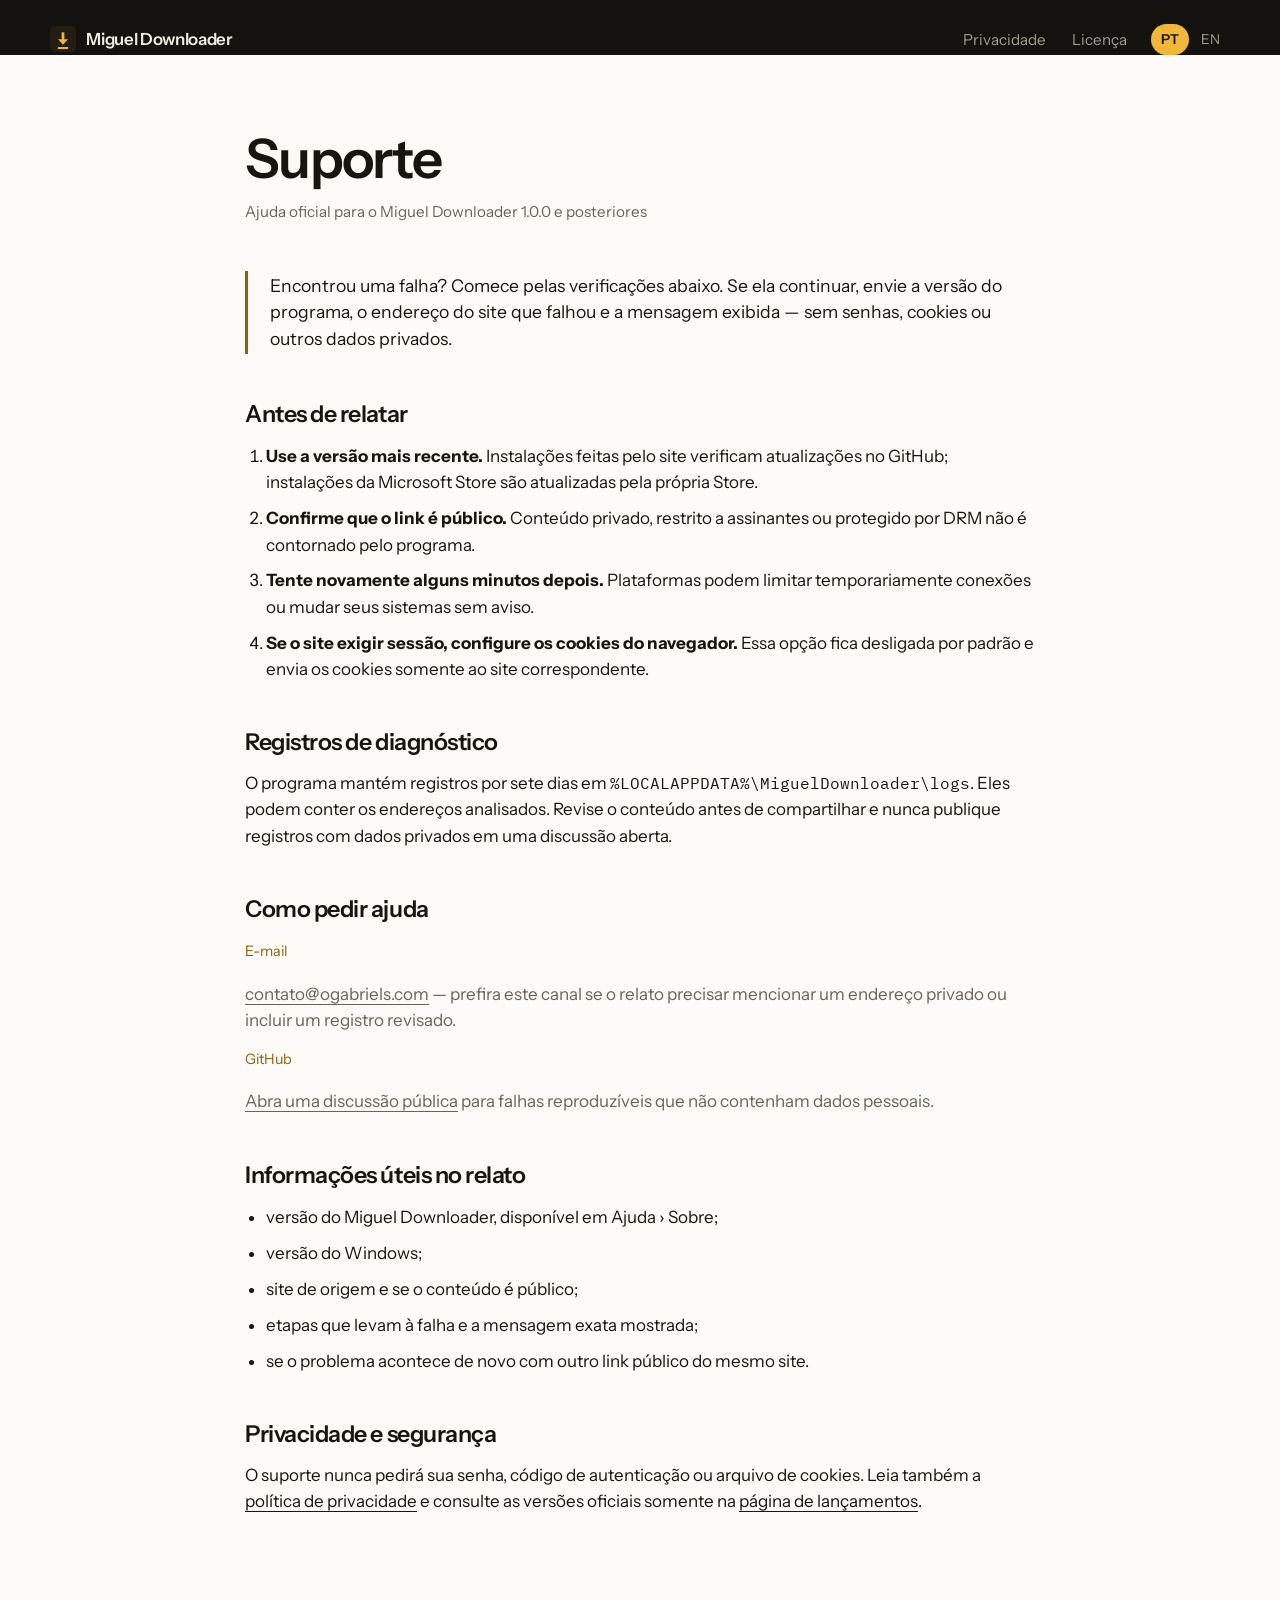
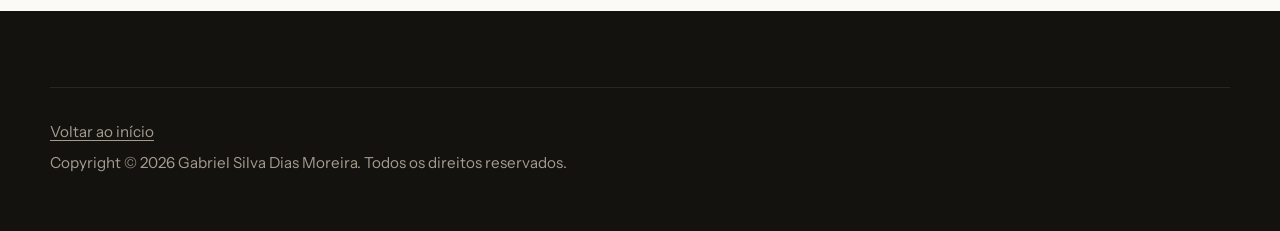
<file: suporte.html>
<!doctype html>
<html lang="pt-BR">
<head>
<meta charset="utf-8">
<meta name="viewport" content="width=device-width, initial-scale=1">
<title>Suporte — Miguel Downloader</title>
<meta name="description" content="Ajuda oficial do Miguel Downloader: atualizações, solução de problemas, registros e canais de contato.">
<meta name="theme-color" content="#14120f">
<link rel="canonical" href="https://migueldownloader.ogabriels.com/suporte.html">
<link rel="alternate" hreflang="pt-BR" href="https://migueldownloader.ogabriels.com/suporte.html">
<link rel="alternate" hreflang="en" href="https://migueldownloader.ogabriels.com/en/support.html">
<link rel="icon" href="assets/icon.svg" type="image/svg+xml">
<link rel="preconnect" href="https://fonts.googleapis.com">
<link rel="preconnect" href="https://fonts.gstatic.com" crossorigin>
<link rel="stylesheet" href="https://fonts.googleapis.com/css2?family=Instrument+Sans:wght@400;500;600&family=IBM+Plex+Mono:wght@400;500&display=swap">
<link rel="stylesheet" href="assets/site.css">
</head>
<body>
<a class="skip" href="#conteudo">Ir para o conteúdo</a>

<div class="stage"><header class="masthead">
  <div class="wrap">
    <a class="wordmark" href="./">
      <svg width="26" height="26" viewBox="0 0 1024 1024" aria-hidden="true" focusable="false">
        <rect width="1024" height="1024" rx="184" fill="#241d12"/>
        <g fill="#f2b736">
          <rect x="458" y="250" width="108" height="300"/><path d="M316 520h392L512 742Z"/>
          <rect x="300" y="826" width="424" height="76" rx="38"/>
        </g>
      </svg>
      <span translate="no">Miguel Downloader</span>
    </a>
    <nav aria-label="Ajuda">
      <a href="privacidade.html">Privacidade</a>
      <a href="licenca.html">Licença</a>
    </nav>
    <div class="lang">
      <a href="suporte.html" aria-current="page" lang="pt-BR">PT</a>
      <a href="en/support.html" lang="en" hreflang="en">EN</a>
    </div>
  </div>
</header></div>

<main id="conteudo" class="doc">
  <div class="wrap">
    <h1>Suporte</h1>
    <p class="updated">Ajuda oficial para o Miguel Downloader 1.0.0 e posteriores</p>

    <p class="callout">
      Encontrou uma falha? Comece pelas verificações abaixo. Se ela continuar, envie a versão do
      programa, o endereço do site que falhou e a mensagem exibida — sem senhas, cookies ou outros
      dados privados.
    </p>

    <h2>Antes de relatar</h2>
    <ol>
      <li>
        <b>Use a versão mais recente.</b> Instalações feitas pelo site verificam atualizações no
        GitHub; instalações da Microsoft Store são atualizadas pela própria Store.
      </li>
      <li>
        <b>Confirme que o link é público.</b> Conteúdo privado, restrito a assinantes ou protegido
        por DRM não é contornado pelo programa.
      </li>
      <li>
        <b>Tente novamente alguns minutos depois.</b> Plataformas podem limitar temporariamente
        conexões ou mudar seus sistemas sem aviso.
      </li>
      <li>
        <b>Se o site exigir sessão, configure os cookies do navegador.</b> Essa opção fica desligada
        por padrão e envia os cookies somente ao site correspondente.
      </li>
    </ol>

    <h2>Registros de diagnóstico</h2>
    <p>
      O programa mantém registros por sete dias em
      <span class="mono">%LOCALAPPDATA%\MiguelDownloader\logs</span>. Eles podem conter os endereços
      analisados. Revise o conteúdo antes de compartilhar e nunca publique registros com dados
      privados em uma discussão aberta.
    </p>

    <h2>Como pedir ajuda</h2>
    <dl>
      <dt>E-mail</dt>
      <dd>
        <a href="mailto:contato@ogabriels.com">contato@ogabriels.com</a> — prefira este canal se o
        relato precisar mencionar um endereço privado ou incluir um registro revisado.
      </dd>
      <dt>GitHub</dt>
      <dd>
        <a href="https://github.com/ogabriels2/MiguelDownloader/issues">Abra uma discussão pública</a>
        para falhas reproduzíveis que não contenham dados pessoais.
      </dd>
    </dl>

    <h2>Informações úteis no relato</h2>
    <ul>
      <li>versão do Miguel Downloader, disponível em Ajuda › Sobre;</li>
      <li>versão do Windows;</li>
      <li>site de origem e se o conteúdo é público;</li>
      <li>etapas que levam à falha e a mensagem exata mostrada;</li>
      <li>se o problema acontece de novo com outro link público do mesmo site.</li>
    </ul>

    <h2>Privacidade e segurança</h2>
    <p>
      O suporte nunca pedirá sua senha, código de autenticação ou arquivo de cookies. Leia também a
      <a href="privacidade.html">política de privacidade</a> e consulte as versões oficiais somente
      na <a href="https://github.com/ogabriels2/MiguelDownloader/releases">página de lançamentos</a>.
    </p>
  </div>
</main>

<footer>
  <div class="wrap">
    <div class="colophon">
      <p><a href="./">Voltar ao início</a></p>
      <p>Copyright © 2026 Gabriel Silva Dias Moreira. Todos os direitos reservados.</p>
    </div>
  </div>
</footer>
</body>
</html>
</file>
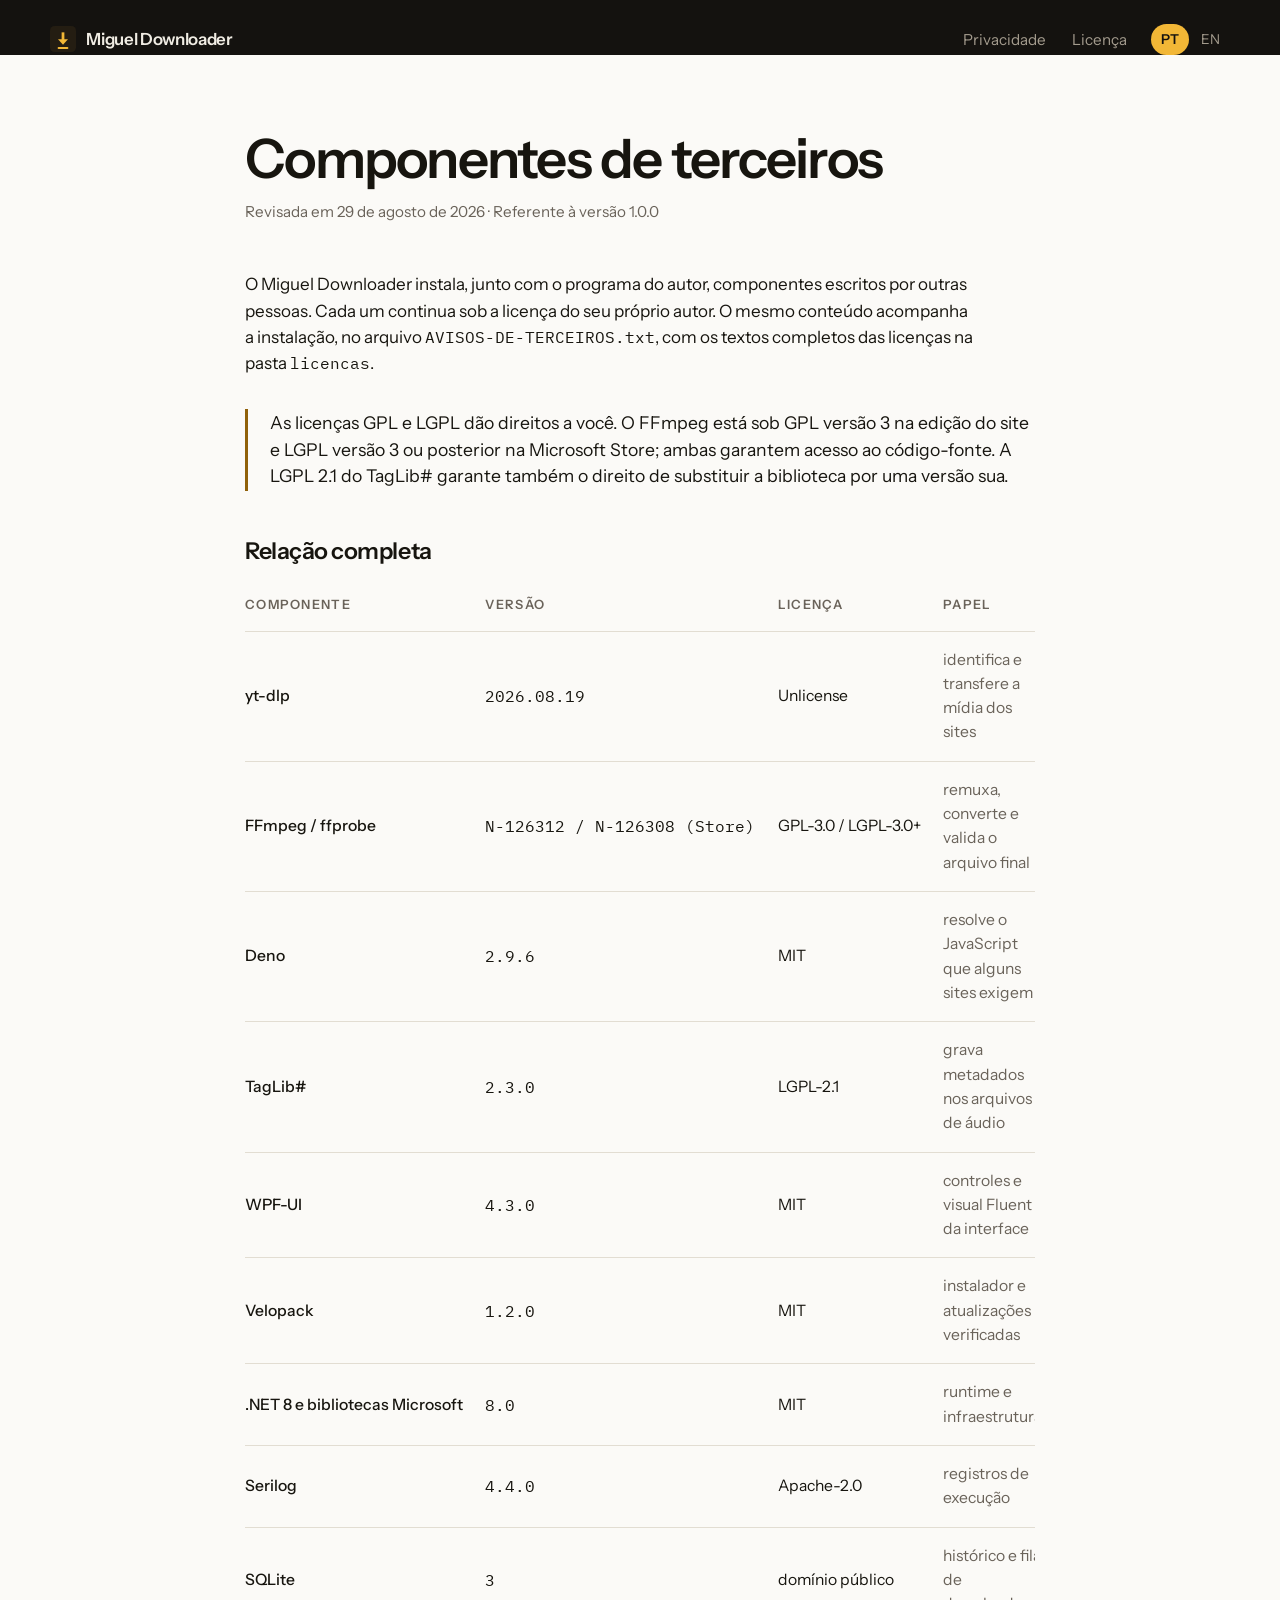
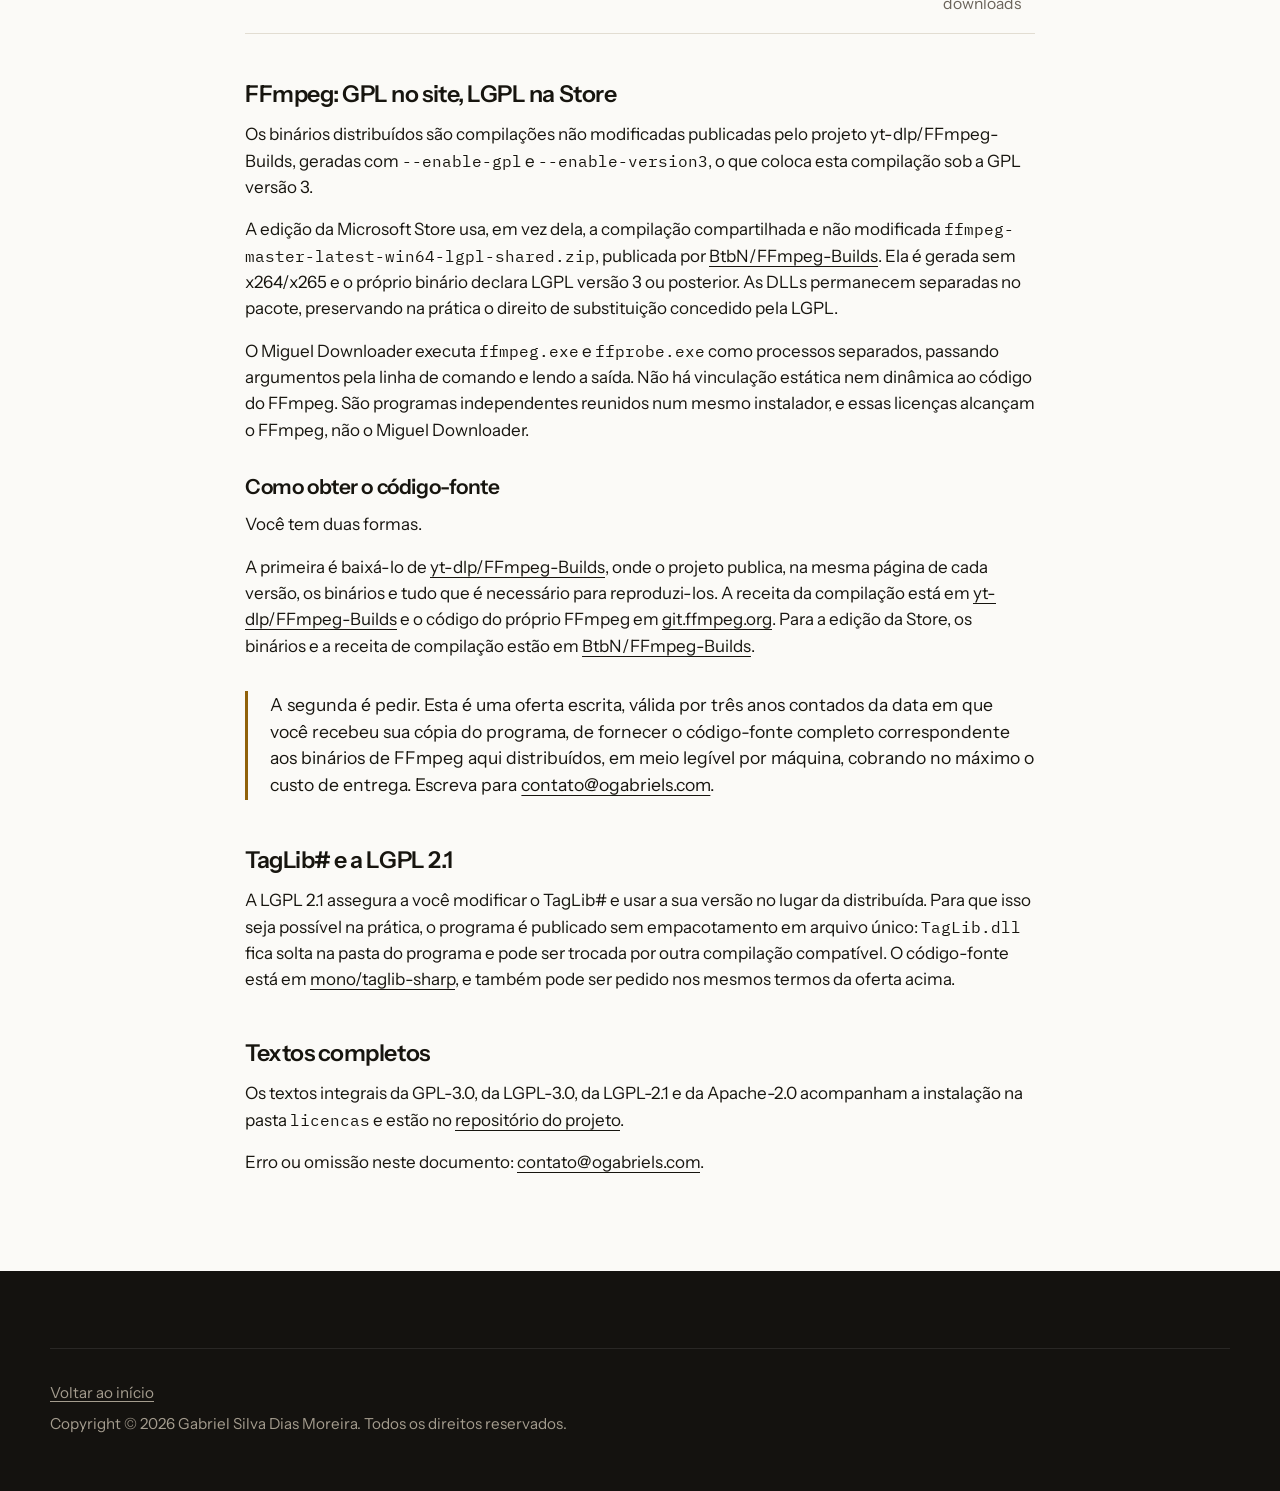
<file: terceiros.html>
<!doctype html>
<html lang="pt-BR">
<head>
<meta charset="utf-8">
<meta name="viewport" content="width=device-width, initial-scale=1">
<title>Componentes de terceiros — Miguel Downloader</title>
<meta name="description" content="Todo componente distribuído com o Miguel Downloader, sua licença, seu titular e onde obter o código-fonte, nas edições do site e da Microsoft Store.">
<meta name="theme-color" content="#14120f">
<link rel="canonical" href="https://migueldownloader.ogabriels.com/terceiros.html">
<link rel="alternate" hreflang="pt-BR" href="https://migueldownloader.ogabriels.com/terceiros.html">
<link rel="alternate" hreflang="en" href="https://migueldownloader.ogabriels.com/en/third-party.html">
<link rel="icon" href="assets/icon.svg" type="image/svg+xml">
<link rel="preconnect" href="https://fonts.googleapis.com">
<link rel="preconnect" href="https://fonts.gstatic.com" crossorigin>
<link rel="stylesheet" href="https://fonts.googleapis.com/css2?family=Instrument+Sans:wght@400;500;600&family=IBM+Plex+Mono:wght@400;500&display=swap">
<link rel="stylesheet" href="assets/site.css">
</head>
<body>
<a class="skip" href="#conteudo">Ir para o conteúdo</a>

<div class="stage"><header class="masthead">
  <div class="wrap">
    <a class="wordmark" href="./">
      <svg width="26" height="26" viewBox="0 0 1024 1024" aria-hidden="true" focusable="false">
        <rect width="1024" height="1024" rx="184" fill="#241d12"/>
        <g fill="#f2b736">
          <rect x="458" y="250" width="108" height="300"/><path d="M316 520h392L512 742Z"/>
          <rect x="300" y="826" width="424" height="76" rx="38"/>
        </g>
      </svg>
      <span translate="no">Miguel Downloader</span>
    </a>
    <nav aria-label="Documentos">
      <a href="privacidade.html">Privacidade</a>
      <a href="licenca.html">Licença</a>
    </nav>
    <div class="lang">
      <a href="terceiros.html" aria-current="page" lang="pt-BR">PT</a>
      <a href="en/third-party.html" lang="en" hreflang="en">EN</a>
    </div>
  </div>
</header></div>

<main id="conteudo" class="doc">
  <div class="wrap">
    <h1>Componentes de terceiros</h1>
    <p class="updated">Revisada em 29 de agosto de 2026 · Referente à versão 1.0.0</p>

    <p>
      O Miguel Downloader instala, junto com o programa do autor, componentes escritos por outras
      pessoas. Cada um continua sob a licença do seu próprio autor. O mesmo conteúdo acompanha a
      instalação, no arquivo <span class="mono">AVISOS-DE-TERCEIROS.txt</span>, com os textos
      completos das licenças na pasta <span class="mono">licencas</span>.
    </p>

    <p class="callout">
      As licenças GPL e LGPL dão direitos a você. O <span translate="no">FFmpeg</span> está sob
      GPL versão 3 na edição do site e LGPL versão 3 ou posterior na Microsoft Store; ambas garantem
      acesso ao código-fonte. A LGPL 2.1 do <span translate="no">TagLib#</span> garante também o
      direito de substituir a biblioteca por uma versão sua.
    </p>

    <h2>Relação completa</h2>
    <div class="table-scroll">
      <table>
        <thead>
          <tr>
            <th scope="col">Componente</th><th scope="col">Versão</th>
            <th scope="col">Licença</th><th scope="col">Papel</th>
          </tr>
        </thead>
        <tbody>
          <tr><th scope="row" translate="no">yt-dlp</th><td class="mono">2026.08.19</td><td>Unlicense</td><td class="note">identifica e transfere a mídia dos sites</td></tr>
          <tr><th scope="row" translate="no">FFmpeg / ffprobe</th><td class="mono">N-126312 / N-126308 (Store)</td><td>GPL-3.0 / LGPL-3.0+</td><td class="note">remuxa, converte e valida o arquivo final</td></tr>
          <tr><th scope="row" translate="no">Deno</th><td class="mono">2.9.6</td><td>MIT</td><td class="note">resolve o JavaScript que alguns sites exigem</td></tr>
          <tr><th scope="row" translate="no">TagLib#</th><td class="mono">2.3.0</td><td>LGPL-2.1</td><td class="note">grava metadados nos arquivos de áudio</td></tr>
          <tr><th scope="row" translate="no">WPF-UI</th><td class="mono">4.3.0</td><td>MIT</td><td class="note">controles e visual Fluent da interface</td></tr>
          <tr><th scope="row" translate="no">Velopack</th><td class="mono">1.2.0</td><td>MIT</td><td class="note">instalador e atualizações verificadas</td></tr>
          <tr><th scope="row">.NET 8 e bibliotecas Microsoft</th><td class="mono">8.0</td><td>MIT</td><td class="note">runtime e infraestrutura</td></tr>
          <tr><th scope="row" translate="no">Serilog</th><td class="mono">4.4.0</td><td>Apache-2.0</td><td class="note">registros de execução</td></tr>
          <tr><th scope="row" translate="no">SQLite</th><td class="mono">3</td><td>domínio público</td><td class="note">histórico e fila de downloads</td></tr>
        </tbody>
      </table>
    </div>

    <h2 id="ffmpeg"><span translate="no">FFmpeg</span>: GPL no site, LGPL na Store</h2>
    <p>
      Os binários distribuídos são compilações não modificadas publicadas pelo projeto
      yt-dlp/FFmpeg-Builds, geradas com <span class="mono">--enable-gpl</span> e
      <span class="mono">--enable-version3</span>, o que coloca esta compilação sob a GPL versão 3.
    </p>
    <p>
      A edição da Microsoft Store usa, em vez dela, a compilação compartilhada e não modificada
      <span class="mono">ffmpeg-master-latest-win64-lgpl-shared.zip</span>, publicada por
      <a href="https://github.com/BtbN/FFmpeg-Builds/releases">BtbN/FFmpeg-Builds</a>. Ela é gerada
      sem x264/x265 e o próprio binário declara LGPL versão 3 ou posterior. As DLLs permanecem
      separadas no pacote, preservando na prática o direito de substituição concedido pela LGPL.
    </p>
    <p>
      O Miguel Downloader executa <span class="mono">ffmpeg.exe</span> e
      <span class="mono">ffprobe.exe</span> como processos separados, passando argumentos pela linha
      de comando e lendo a saída. Não há vinculação estática nem dinâmica ao código do
      <span translate="no">FFmpeg</span>. São programas independentes reunidos num mesmo instalador,
      e essas licenças alcançam o <span translate="no">FFmpeg</span>, não o Miguel Downloader.
    </p>

    <h3>Como obter o código-fonte</h3>
    <p>Você tem duas formas.</p>
    <p>
      A primeira é baixá-lo de
      <a href="https://github.com/yt-dlp/FFmpeg-Builds/releases">yt-dlp/FFmpeg-Builds</a>, onde o
      projeto publica, na mesma página de cada versão, os binários e tudo que é necessário para
      reproduzi-los. A receita da compilação está em
      <a href="https://github.com/yt-dlp/FFmpeg-Builds">yt-dlp/FFmpeg-Builds</a> e o código do
      próprio <span translate="no">FFmpeg</span> em
      <a href="https://git.ffmpeg.org/ffmpeg.git">git.ffmpeg.org</a>.
      Para a edição da Store, os binários e a receita de compilação estão em
      <a href="https://github.com/BtbN/FFmpeg-Builds">BtbN/FFmpeg-Builds</a>.
    </p>
    <p class="callout">
      A segunda é pedir. Esta é uma oferta escrita, válida por três anos contados da data em que
      você recebeu sua cópia do programa, de fornecer o código-fonte completo correspondente aos
      binários de <span translate="no">FFmpeg</span> aqui distribuídos, em meio legível por máquina,
      cobrando no máximo o custo de entrega. Escreva para
      <a href="mailto:contato@ogabriels.com">contato@ogabriels.com</a>.
    </p>

    <h2 id="taglib"><span translate="no">TagLib#</span> e a LGPL 2.1</h2>
    <p>
      A LGPL 2.1 assegura a você modificar o <span translate="no">TagLib#</span> e usar a sua versão
      no lugar da distribuída. Para que isso seja possível na prática, o programa é publicado sem
      empacotamento em arquivo único: <span class="mono">TagLib.dll</span> fica solta na pasta do
      programa e pode ser trocada por outra compilação compatível. O código-fonte está em
      <a href="https://github.com/mono/taglib-sharp">mono/taglib-sharp</a>, e também pode ser pedido
      nos mesmos termos da oferta acima.
    </p>

    <h2>Textos completos</h2>
    <p>
      Os textos integrais da GPL-3.0, da LGPL-3.0, da LGPL-2.1 e da Apache-2.0 acompanham a instalação na pasta
      <span class="mono">licencas</span> e estão no
      <a href="https://github.com/ogabriels2/MiguelDownloader/tree/main/legal">repositório do projeto</a>.
    </p>

    <p>
      Erro ou omissão neste documento:
      <a href="mailto:contato@ogabriels.com">contato@ogabriels.com</a>.
    </p>
  </div>
</main>

<footer>
  <div class="wrap">
    <div class="colophon">
      <p><a href="./">Voltar ao início</a></p>
      <p>Copyright © 2026 Gabriel Silva Dias Moreira. Todos os direitos reservados.</p>
    </div>
  </div>
</footer>
</body>
</html>
</file>
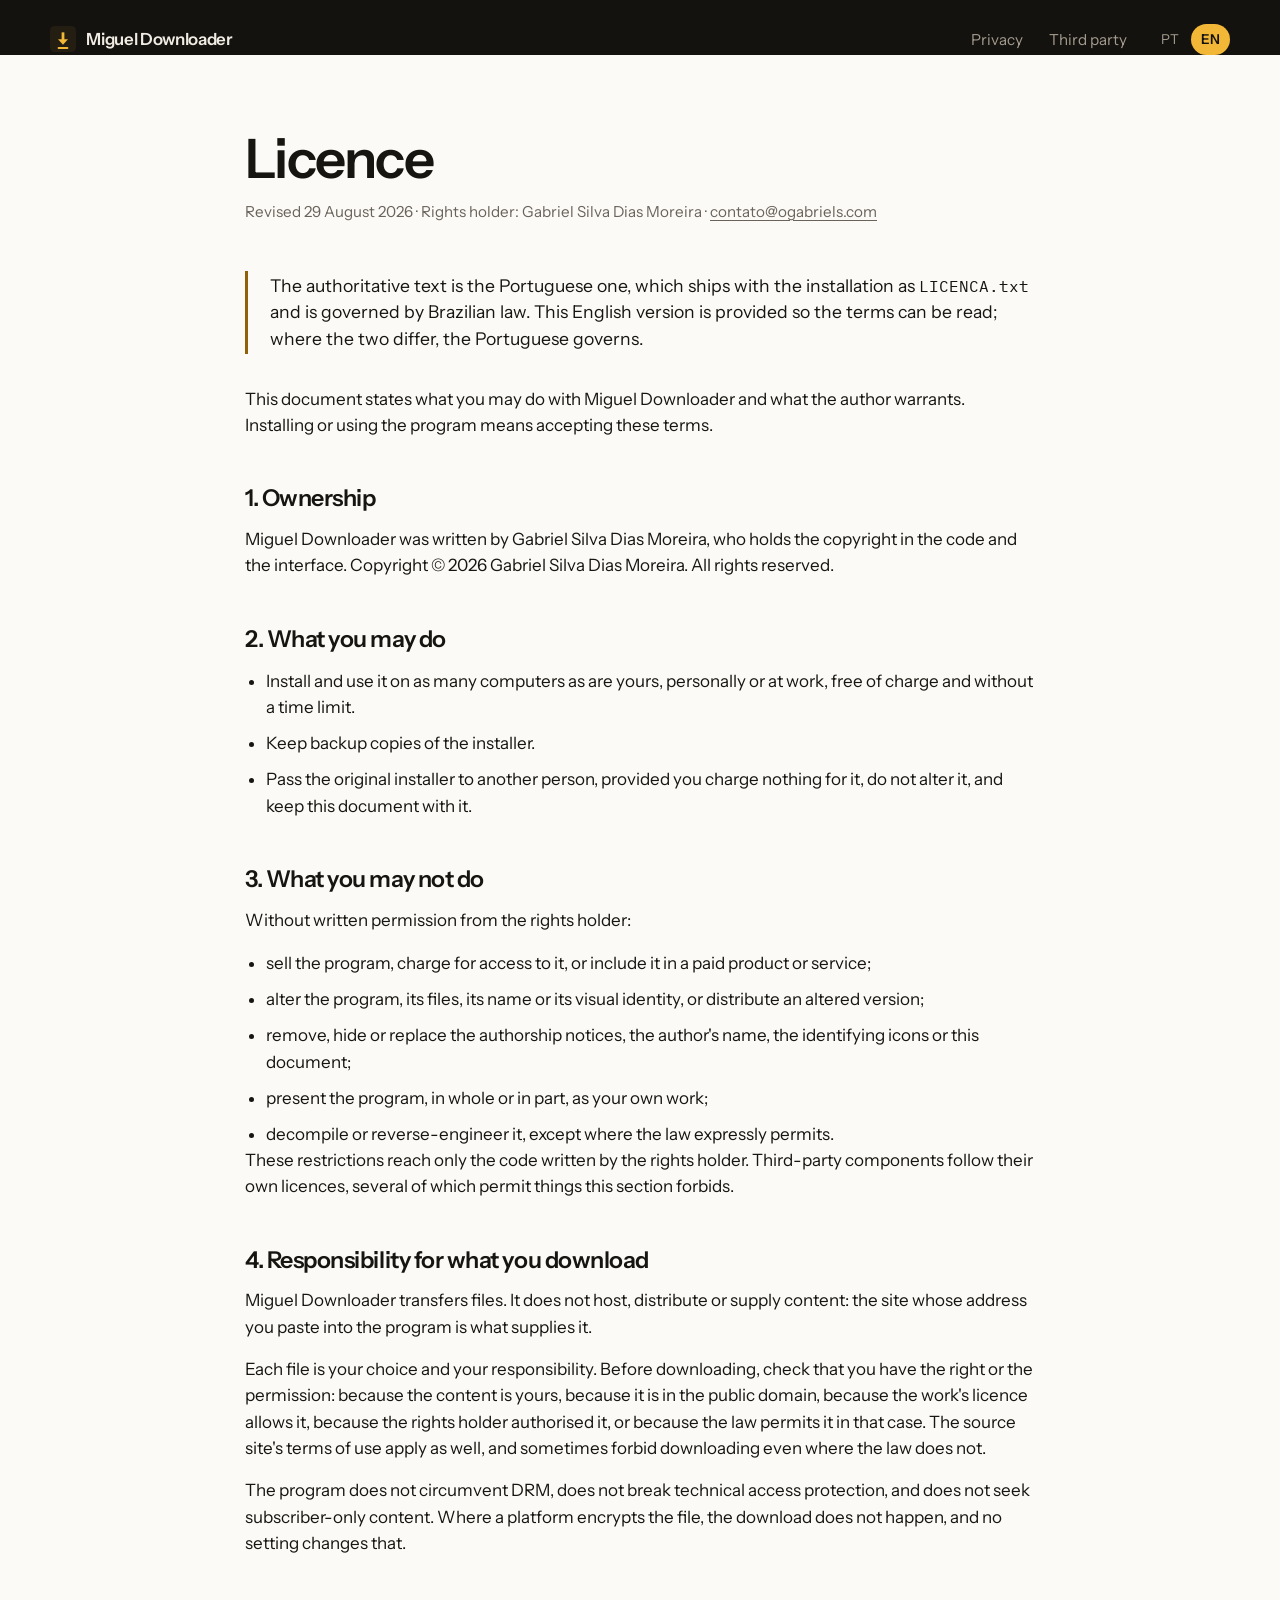
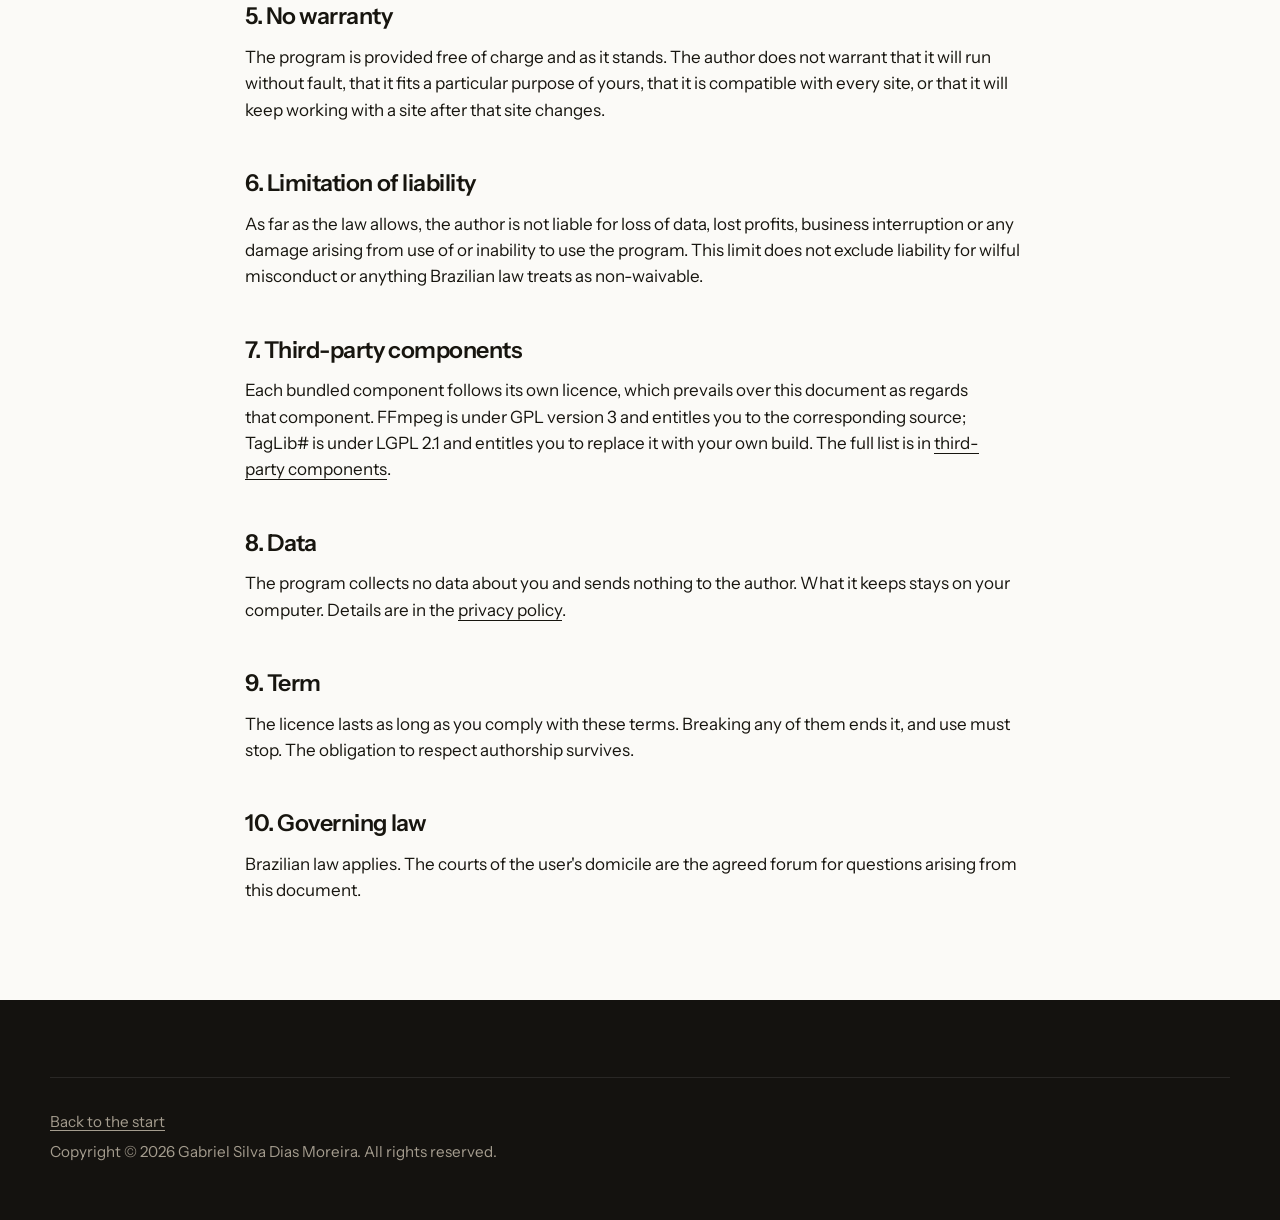
<file: en/licence.html>
<!doctype html>
<html lang="en">
<head>
<meta charset="utf-8">
<meta name="viewport" content="width=device-width, initial-scale=1">
<title>Licence — Miguel Downloader</title>
<meta name="description" content="Miguel Downloader licence terms: what the licence allows, what it forbids, absence of warranty, and responsibility for what you download.">
<meta name="theme-color" content="#14120f">
<link rel="canonical" href="https://migueldownloader.ogabriels.com/en/licence.html">
<link rel="alternate" hreflang="pt-BR" href="https://migueldownloader.ogabriels.com/licenca.html">
<link rel="alternate" hreflang="en" href="https://migueldownloader.ogabriels.com/en/licence.html">
<link rel="icon" href="../assets/icon.svg" type="image/svg+xml">
<link rel="preconnect" href="https://fonts.googleapis.com">
<link rel="preconnect" href="https://fonts.gstatic.com" crossorigin>
<link rel="stylesheet" href="https://fonts.googleapis.com/css2?family=Instrument+Sans:wght@400;500;600&family=IBM+Plex+Mono:wght@400;500&display=swap">
<link rel="stylesheet" href="../assets/site.css">
</head>
<body>
<a class="skip" href="#content">Skip to content</a>

<div class="stage"><header class="masthead">
  <div class="wrap">
    <a class="wordmark" href="./">
      <svg width="26" height="26" viewBox="0 0 1024 1024" aria-hidden="true" focusable="false">
        <rect width="1024" height="1024" rx="184" fill="#241d12"/>
        <g fill="#f2b736">
          <rect x="458" y="250" width="108" height="300"/><path d="M316 520h392L512 742Z"/>
          <rect x="300" y="826" width="424" height="76" rx="38"/>
        </g>
      </svg>
      <span translate="no">Miguel Downloader</span>
    </a>
    <nav aria-label="Documents">
      <a href="privacy.html">Privacy</a>
      <a href="third-party.html">Third party</a>
    </nav>
    <div class="lang">
      <a href="../licenca.html" lang="pt-BR" hreflang="pt-BR">PT</a>
      <a href="licence.html" aria-current="page" lang="en">EN</a>
    </div>
  </div>
</header></div>

<main id="content" class="doc">
  <div class="wrap">
    <h1>Licence</h1>
    <p class="updated">
      Revised 29 August 2026 · Rights holder: Gabriel Silva Dias Moreira ·
      <a href="mailto:contato@ogabriels.com">contato@ogabriels.com</a>
    </p>

    <p class="callout">
      The authoritative text is the Portuguese one, which ships with the installation as
      <span class="mono">LICENCA.txt</span> and is governed by Brazilian law. This English version
      is provided so the terms can be read; where the two differ, the Portuguese governs.
    </p>

    <p>
      This document states what you may do with Miguel Downloader and what the author warrants.
      Installing or using the program means accepting these terms.
    </p>

    <h2>1. Ownership</h2>
    <p>
      Miguel Downloader was written by Gabriel Silva Dias Moreira, who holds the copyright in the
      code and the interface. Copyright © 2026 Gabriel Silva Dias Moreira. All rights reserved.
    </p>

    <h2>2. What you may do</h2>
    <ul>
      <li>Install and use it on as many computers as are yours, personally or at work, free of charge and without a time limit.</li>
      <li>Keep backup copies of the installer.</li>
      <li>Pass the original installer to another person, provided you charge nothing for it, do not alter it, and keep this document with it.</li>
    </ul>

    <h2>3. What you may not do</h2>
    <p>Without written permission from the rights holder:</p>
    <ul>
      <li>sell the program, charge for access to it, or include it in a paid product or service;</li>
      <li>alter the program, its files, its name or its visual identity, or distribute an altered version;</li>
      <li>remove, hide or replace the authorship notices, the author's name, the identifying icons or this document;</li>
      <li>present the program, in whole or in part, as your own work;</li>
      <li>decompile or reverse-engineer it, except where the law expressly permits.</li>
    </ul>
    <p>
      These restrictions reach only the code written by the rights holder. Third-party components
      follow their own licences, several of which permit things this section forbids.
    </p>

    <h2>4. Responsibility for what you download</h2>
    <p>
      Miguel Downloader transfers files. It does not host, distribute or supply content: the site
      whose address you paste into the program is what supplies it.
    </p>
    <p>
      Each file is your choice and your responsibility. Before downloading, check that you have the
      right or the permission: because the content is yours, because it is in the public domain,
      because the work's licence allows it, because the rights holder authorised it, or because the
      law permits it in that case. The source site's terms of use apply as well, and sometimes
      forbid downloading even where the law does not.
    </p>
    <p>
      The program does not circumvent DRM, does not break technical access protection, and does not
      seek subscriber-only content. Where a platform encrypts the file, the download does not
      happen, and no setting changes that.
    </p>

    <h2>5. No warranty</h2>
    <p>
      The program is provided free of charge and as it stands. The author does not warrant that it
      will run without fault, that it fits a particular purpose of yours, that it is compatible with
      every site, or that it will keep working with a site after that site changes.
    </p>

    <h2>6. Limitation of liability</h2>
    <p>
      As far as the law allows, the author is not liable for loss of data, lost profits, business
      interruption or any damage arising from use of or inability to use the program. This limit
      does not exclude liability for wilful misconduct or anything Brazilian law treats as
      non-waivable.
    </p>

    <h2>7. Third-party components</h2>
    <p>
      Each bundled component follows its own licence, which prevails over this document as regards
      that component. <span translate="no">FFmpeg</span> is under GPL version 3 and entitles you to
      the corresponding source; <span translate="no">TagLib#</span> is under LGPL 2.1 and entitles
      you to replace it with your own build. The full list is in
      <a href="third-party.html">third-party components</a>.
    </p>

    <h2>8. Data</h2>
    <p>
      The program collects no data about you and sends nothing to the author. What it keeps stays on
      your computer. Details are in the <a href="privacy.html">privacy policy</a>.
    </p>

    <h2>9. Term</h2>
    <p>
      The licence lasts as long as you comply with these terms. Breaking any of them ends it, and
      use must stop. The obligation to respect authorship survives.
    </p>

    <h2>10. Governing law</h2>
    <p>
      Brazilian law applies. The courts of the user's domicile are the agreed forum for questions
      arising from this document.
    </p>
  </div>
</main>

<footer>
  <div class="wrap">
    <div class="colophon">
      <p><a href="./">Back to the start</a></p>
      <p>Copyright © 2026 Gabriel Silva Dias Moreira. All rights reserved.</p>
    </div>
  </div>
</footer>
</body>
</html>
</file>
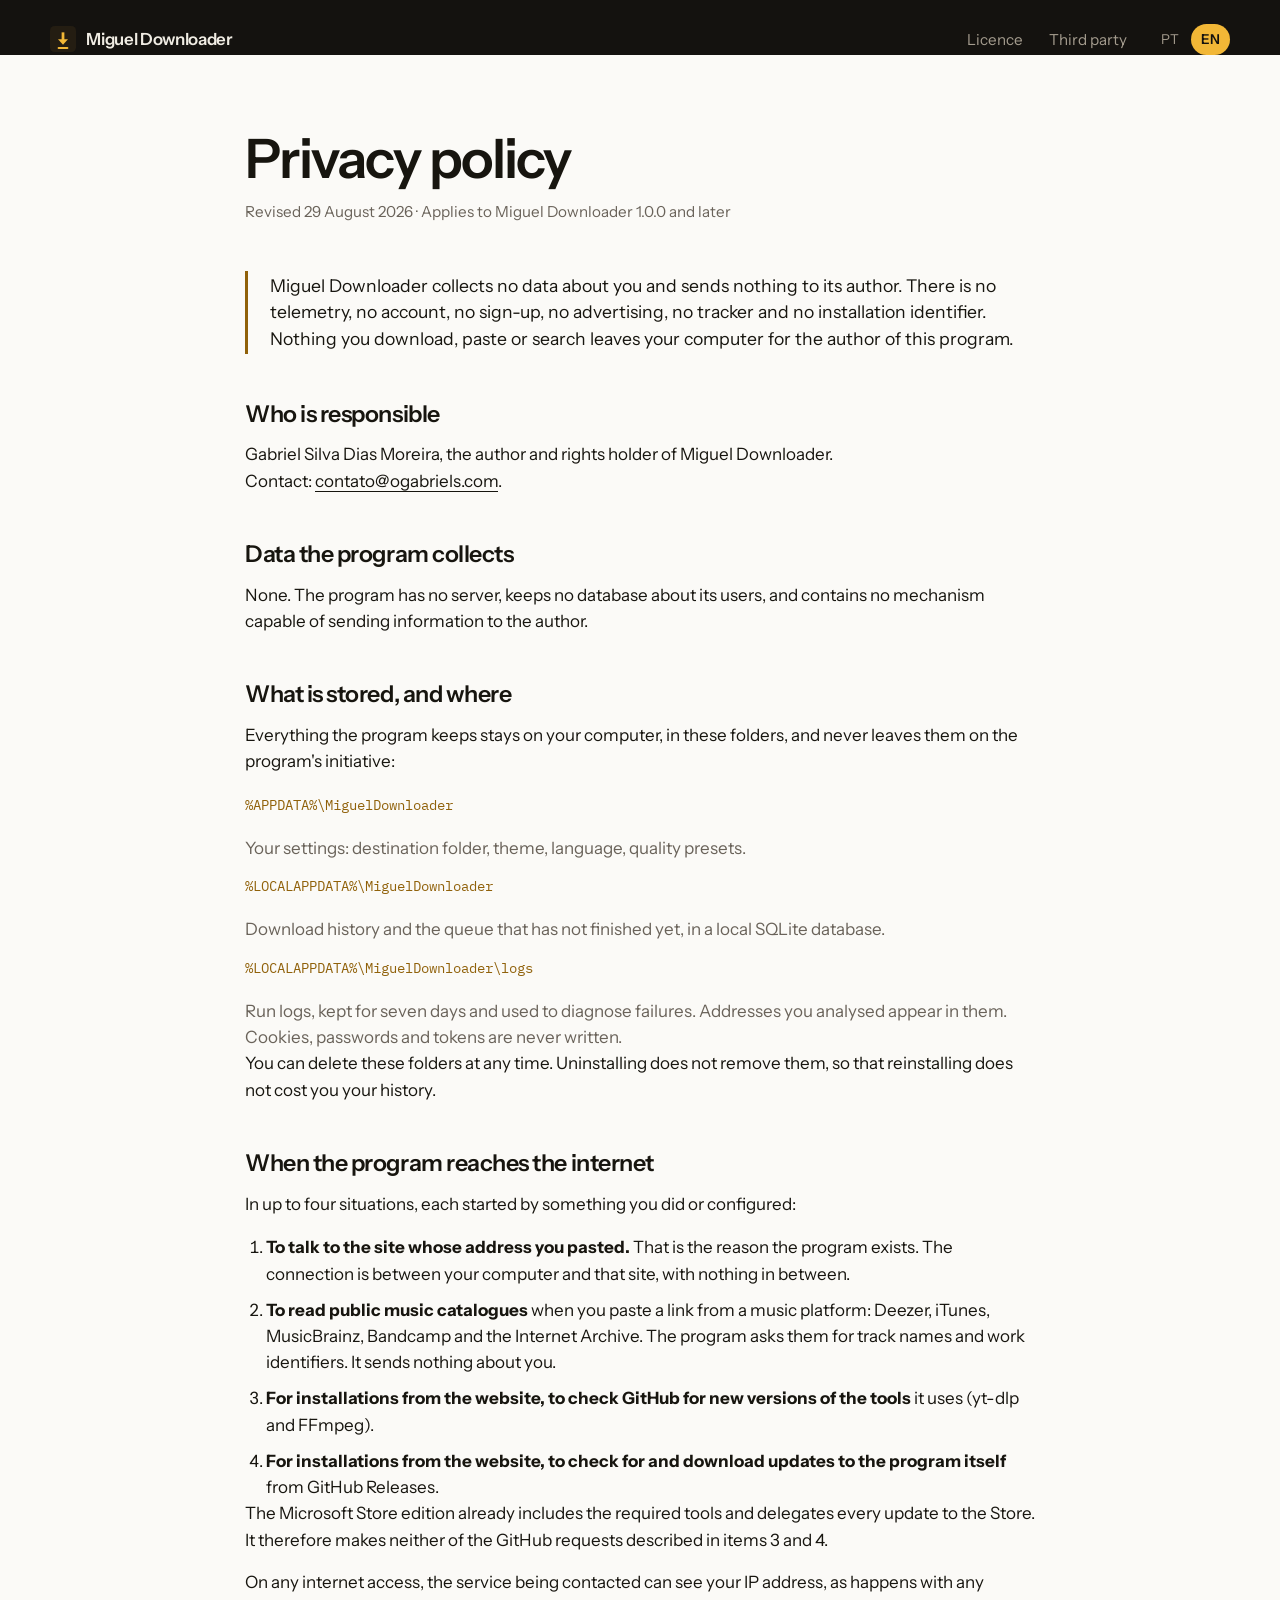
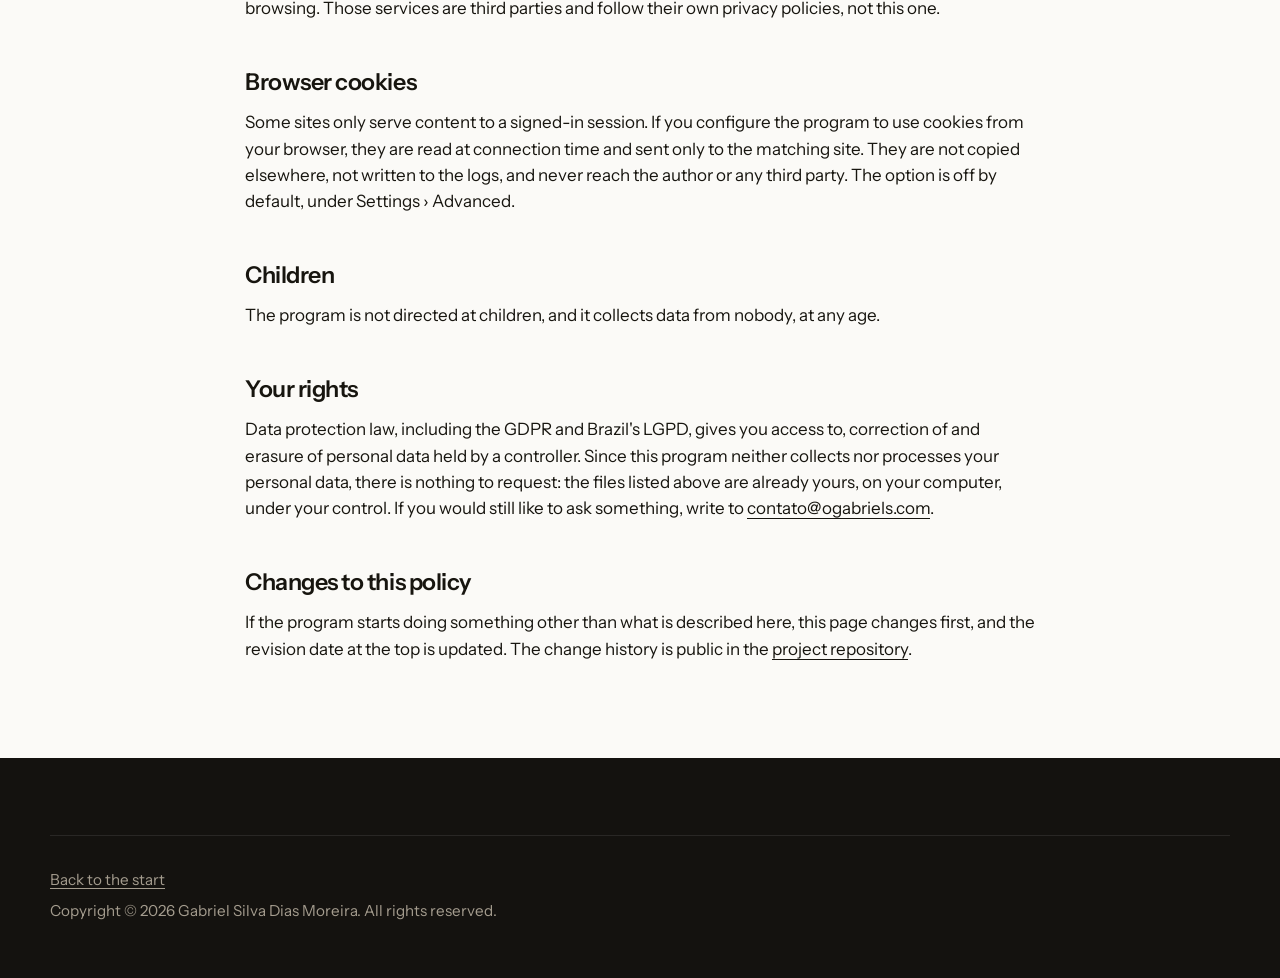
<file: en/privacy.html>
<!doctype html>
<html lang="en">
<head>
<meta charset="utf-8">
<meta name="viewport" content="width=device-width, initial-scale=1">
<title>Privacy policy — Miguel Downloader</title>
<meta name="description" content="Miguel Downloader collects no data about you and sends nothing to its author. This page states exactly what is stored on your computer and when the program reaches the internet.">
<meta name="theme-color" content="#14120f">
<link rel="canonical" href="https://migueldownloader.ogabriels.com/en/privacy.html">
<link rel="alternate" hreflang="pt-BR" href="https://migueldownloader.ogabriels.com/privacidade.html">
<link rel="alternate" hreflang="en" href="https://migueldownloader.ogabriels.com/en/privacy.html">
<link rel="icon" href="../assets/icon.svg" type="image/svg+xml">
<link rel="preconnect" href="https://fonts.googleapis.com">
<link rel="preconnect" href="https://fonts.gstatic.com" crossorigin>
<link rel="stylesheet" href="https://fonts.googleapis.com/css2?family=Instrument+Sans:wght@400;500;600&family=IBM+Plex+Mono:wght@400;500&display=swap">
<link rel="stylesheet" href="../assets/site.css">
</head>
<body>
<a class="skip" href="#content">Skip to content</a>

<div class="stage"><header class="masthead">
  <div class="wrap">
    <a class="wordmark" href="./">
      <svg width="26" height="26" viewBox="0 0 1024 1024" aria-hidden="true" focusable="false">
        <rect width="1024" height="1024" rx="184" fill="#241d12"/>
        <g fill="#f2b736">
          <rect x="458" y="250" width="108" height="300"/><path d="M316 520h392L512 742Z"/>
          <rect x="300" y="826" width="424" height="76" rx="38"/>
        </g>
      </svg>
      <span translate="no">Miguel Downloader</span>
    </a>
    <nav aria-label="Documents">
      <a href="licence.html">Licence</a>
      <a href="third-party.html">Third party</a>
    </nav>
    <div class="lang">
      <a href="../privacidade.html" lang="pt-BR" hreflang="pt-BR">PT</a>
      <a href="privacy.html" aria-current="page" lang="en">EN</a>
    </div>
  </div>
</header></div>

<main id="content" class="doc">
  <div class="wrap">
    <h1>Privacy policy</h1>
    <p class="updated">Revised 29 August 2026 · Applies to Miguel Downloader 1.0.0 and later</p>

    <p class="callout">
      Miguel Downloader collects no data about you and sends nothing to its author. There is no
      telemetry, no account, no sign-up, no advertising, no tracker and no installation identifier.
      Nothing you download, paste or search leaves your computer for the author of this program.
    </p>

    <h2>Who is responsible</h2>
    <p>
      Gabriel Silva Dias Moreira, the author and rights holder of Miguel Downloader.
      Contact: <a href="mailto:contato@ogabriels.com">contato@ogabriels.com</a>.
    </p>

    <h2>Data the program collects</h2>
    <p>
      None. The program has no server, keeps no database about its users, and contains no mechanism
      capable of sending information to the author.
    </p>

    <h2>What is stored, and where</h2>
    <p>
      Everything the program keeps stays on your computer, in these folders, and never leaves them
      on the program's initiative:
    </p>
    <dl>
      <dt class="mono">%APPDATA%\MiguelDownloader</dt>
      <dd>Your settings: destination folder, theme, language, quality presets.</dd>
      <dt class="mono">%LOCALAPPDATA%\MiguelDownloader</dt>
      <dd>Download history and the queue that has not finished yet, in a local SQLite database.</dd>
      <dt class="mono">%LOCALAPPDATA%\MiguelDownloader\logs</dt>
      <dd>
        Run logs, kept for seven days and used to diagnose failures. Addresses you analysed appear
        in them. Cookies, passwords and tokens are never written.
      </dd>
    </dl>
    <p>
      You can delete these folders at any time. Uninstalling does not remove them, so that
      reinstalling does not cost you your history.
    </p>

    <h2>When the program reaches the internet</h2>
    <p>In up to four situations, each started by something you did or configured:</p>
    <ol>
      <li>
        <b>To talk to the site whose address you pasted.</b> That is the reason the program exists.
        The connection is between your computer and that site, with nothing in between.
      </li>
      <li>
        <b>To read public music catalogues</b> when you paste a link from a music platform: Deezer,
        iTunes, MusicBrainz, Bandcamp and the Internet Archive. The program asks them for track
        names and work identifiers. It sends nothing about you.
      </li>
      <li>
        <b>For installations from the website, to check GitHub for new versions of the tools</b>
        it uses (<span translate="no">yt-dlp</span> and <span translate="no">FFmpeg</span>).
      </li>
      <li>
        <b>For installations from the website, to check for and download updates to the program
        itself</b> from GitHub Releases.
      </li>
    </ol>
    <p>
      The Microsoft Store edition already includes the required tools and delegates every update to
      the Store. It therefore makes neither of the GitHub requests described in items 3 and 4.
    </p>
    <p>
      On any internet access, the service being contacted can see your IP address, as happens with
      any browsing. Those services are third parties and follow their own privacy policies, not this
      one.
    </p>

    <h2>Browser cookies</h2>
    <p>
      Some sites only serve content to a signed-in session. If you configure the program to use
      cookies from your browser, they are read at connection time and sent only to the matching
      site. They are not copied elsewhere, not written to the logs, and never reach the author or
      any third party. The option is off by default, under Settings › Advanced.
    </p>

    <h2>Children</h2>
    <p>
      The program is not directed at children, and it collects data from nobody, at any age.
    </p>

    <h2>Your rights</h2>
    <p>
      Data protection law, including the GDPR and Brazil's LGPD, gives you access to, correction of
      and erasure of personal data held by a controller. Since this program neither collects nor
      processes your personal data, there is nothing to request: the files listed above are already
      yours, on your computer, under your control. If you would still like to ask something, write
      to <a href="mailto:contato@ogabriels.com">contato@ogabriels.com</a>.
    </p>

    <h2>Changes to this policy</h2>
    <p>
      If the program starts doing something other than what is described here, this page changes
      first, and the revision date at the top is updated. The change history is public in the
      <a href="https://github.com/ogabriels2/MiguelDownloader">project repository</a>.
    </p>
  </div>
</main>

<footer>
  <div class="wrap">
    <div class="colophon">
      <p><a href="./">Back to the start</a></p>
      <p>Copyright © 2026 Gabriel Silva Dias Moreira. All rights reserved.</p>
    </div>
  </div>
</footer>
</body>
</html>
</file>
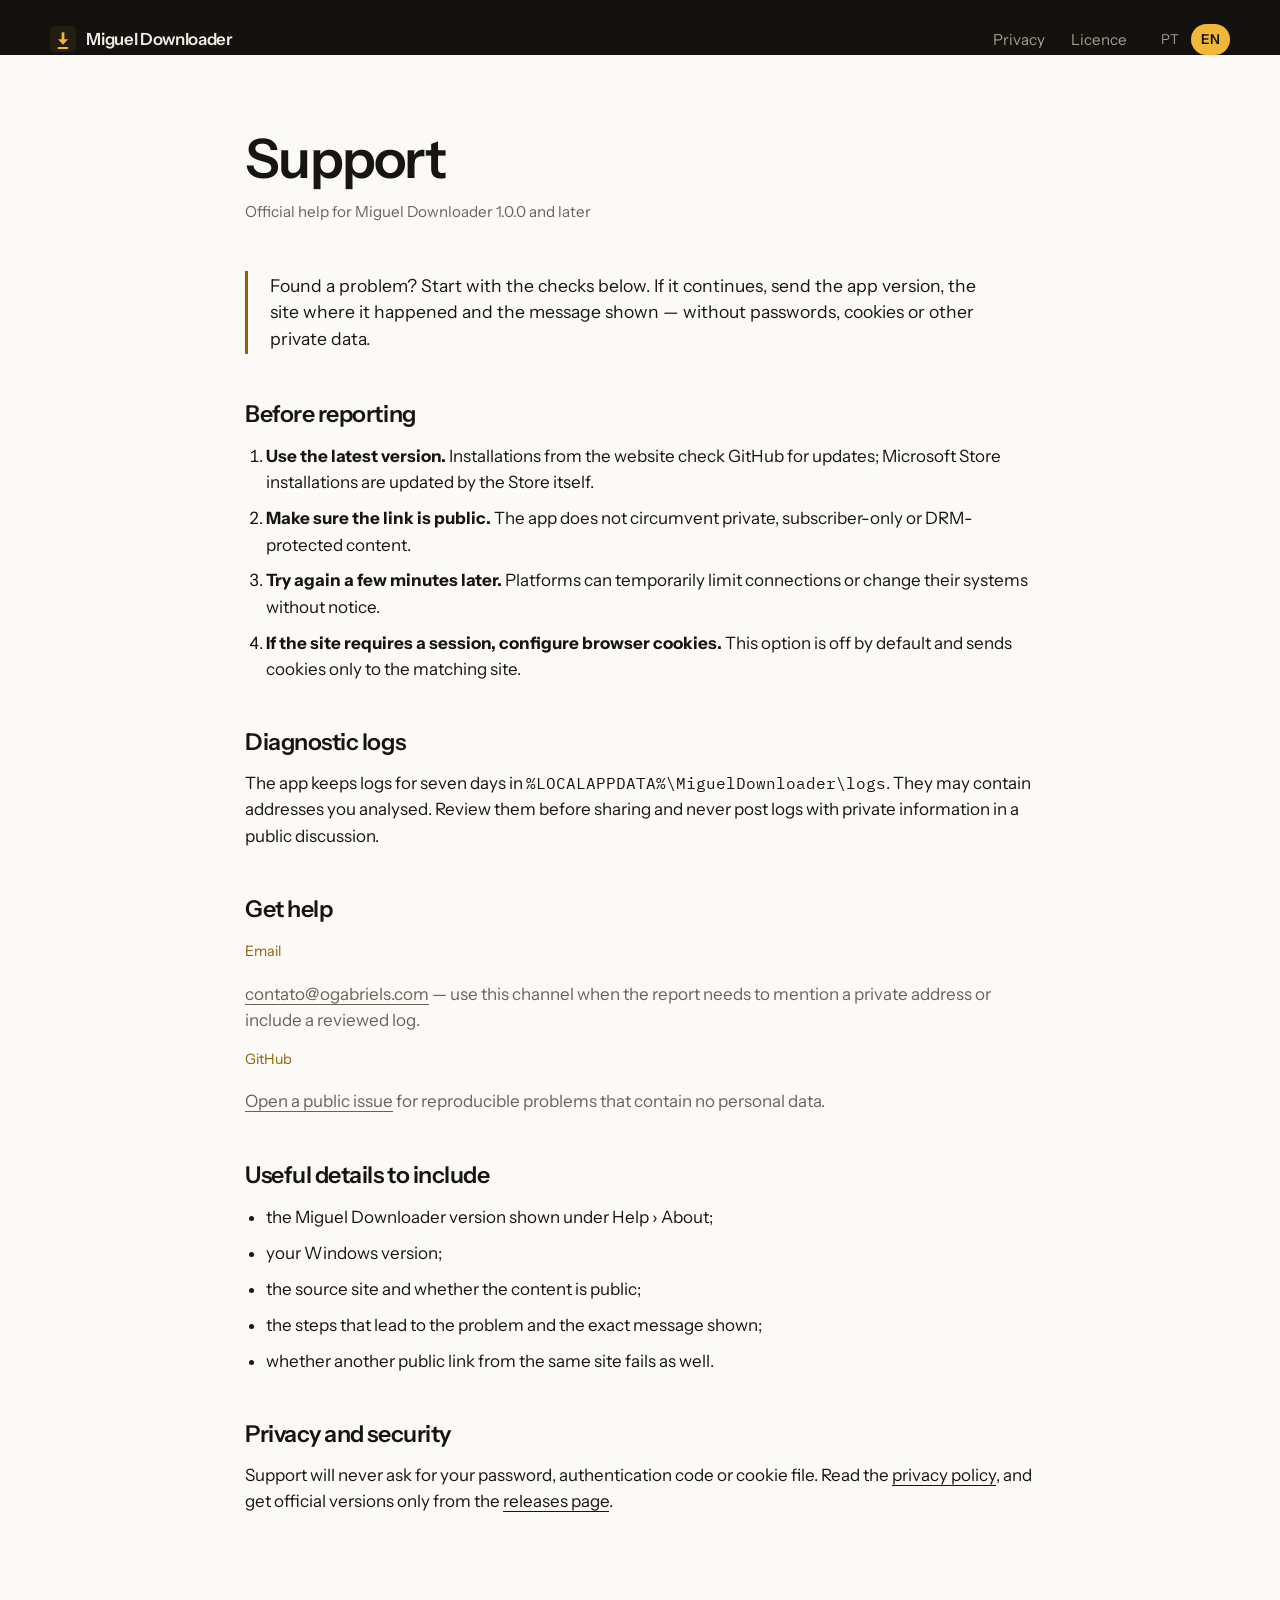
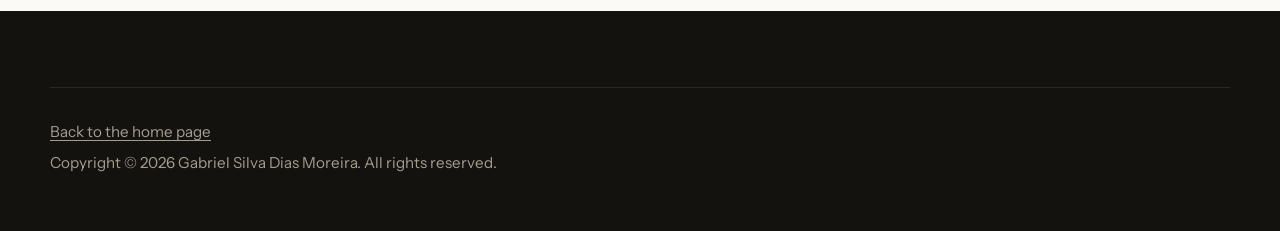
<file: en/support.html>
<!doctype html>
<html lang="en">
<head>
<meta charset="utf-8">
<meta name="viewport" content="width=device-width, initial-scale=1">
<title>Support — Miguel Downloader</title>
<meta name="description" content="Official Miguel Downloader help: updates, troubleshooting, diagnostic logs and support channels.">
<meta name="theme-color" content="#14120f">
<link rel="canonical" href="https://migueldownloader.ogabriels.com/en/support.html">
<link rel="alternate" hreflang="pt-BR" href="https://migueldownloader.ogabriels.com/suporte.html">
<link rel="alternate" hreflang="en" href="https://migueldownloader.ogabriels.com/en/support.html">
<link rel="icon" href="../assets/icon.svg" type="image/svg+xml">
<link rel="preconnect" href="https://fonts.googleapis.com">
<link rel="preconnect" href="https://fonts.gstatic.com" crossorigin>
<link rel="stylesheet" href="https://fonts.googleapis.com/css2?family=Instrument+Sans:wght@400;500;600&family=IBM+Plex+Mono:wght@400;500&display=swap">
<link rel="stylesheet" href="../assets/site.css">
</head>
<body>
<a class="skip" href="#content">Skip to content</a>

<div class="stage"><header class="masthead">
  <div class="wrap">
    <a class="wordmark" href="./">
      <svg width="26" height="26" viewBox="0 0 1024 1024" aria-hidden="true" focusable="false">
        <rect width="1024" height="1024" rx="184" fill="#241d12"/>
        <g fill="#f2b736">
          <rect x="458" y="250" width="108" height="300"/><path d="M316 520h392L512 742Z"/>
          <rect x="300" y="826" width="424" height="76" rx="38"/>
        </g>
      </svg>
      <span translate="no">Miguel Downloader</span>
    </a>
    <nav aria-label="Help">
      <a href="privacy.html">Privacy</a>
      <a href="licence.html">Licence</a>
    </nav>
    <div class="lang">
      <a href="../suporte.html" lang="pt-BR" hreflang="pt-BR">PT</a>
      <a href="support.html" aria-current="page" lang="en">EN</a>
    </div>
  </div>
</header></div>

<main id="content" class="doc">
  <div class="wrap">
    <h1>Support</h1>
    <p class="updated">Official help for Miguel Downloader 1.0.0 and later</p>

    <p class="callout">
      Found a problem? Start with the checks below. If it continues, send the app version, the site
      where it happened and the message shown — without passwords, cookies or other private data.
    </p>

    <h2>Before reporting</h2>
    <ol>
      <li>
        <b>Use the latest version.</b> Installations from the website check GitHub for updates;
        Microsoft Store installations are updated by the Store itself.
      </li>
      <li>
        <b>Make sure the link is public.</b> The app does not circumvent private, subscriber-only
        or DRM-protected content.
      </li>
      <li>
        <b>Try again a few minutes later.</b> Platforms can temporarily limit connections or change
        their systems without notice.
      </li>
      <li>
        <b>If the site requires a session, configure browser cookies.</b> This option is off by
        default and sends cookies only to the matching site.
      </li>
    </ol>

    <h2>Diagnostic logs</h2>
    <p>
      The app keeps logs for seven days in
      <span class="mono">%LOCALAPPDATA%\MiguelDownloader\logs</span>. They may contain addresses you
      analysed. Review them before sharing and never post logs with private information in a public
      discussion.
    </p>

    <h2>Get help</h2>
    <dl>
      <dt>Email</dt>
      <dd>
        <a href="mailto:contato@ogabriels.com">contato@ogabriels.com</a> — use this channel when the
        report needs to mention a private address or include a reviewed log.
      </dd>
      <dt>GitHub</dt>
      <dd>
        <a href="https://github.com/ogabriels2/MiguelDownloader/issues">Open a public issue</a> for
        reproducible problems that contain no personal data.
      </dd>
    </dl>

    <h2>Useful details to include</h2>
    <ul>
      <li>the Miguel Downloader version shown under Help › About;</li>
      <li>your Windows version;</li>
      <li>the source site and whether the content is public;</li>
      <li>the steps that lead to the problem and the exact message shown;</li>
      <li>whether another public link from the same site fails as well.</li>
    </ul>

    <h2>Privacy and security</h2>
    <p>
      Support will never ask for your password, authentication code or cookie file. Read the
      <a href="privacy.html">privacy policy</a>, and get official versions only from the
      <a href="https://github.com/ogabriels2/MiguelDownloader/releases">releases page</a>.
    </p>
  </div>
</main>

<footer>
  <div class="wrap">
    <div class="colophon">
      <p><a href="./">Back to the home page</a></p>
      <p>Copyright © 2026 Gabriel Silva Dias Moreira. All rights reserved.</p>
    </div>
  </div>
</footer>
</body>
</html>
</file>
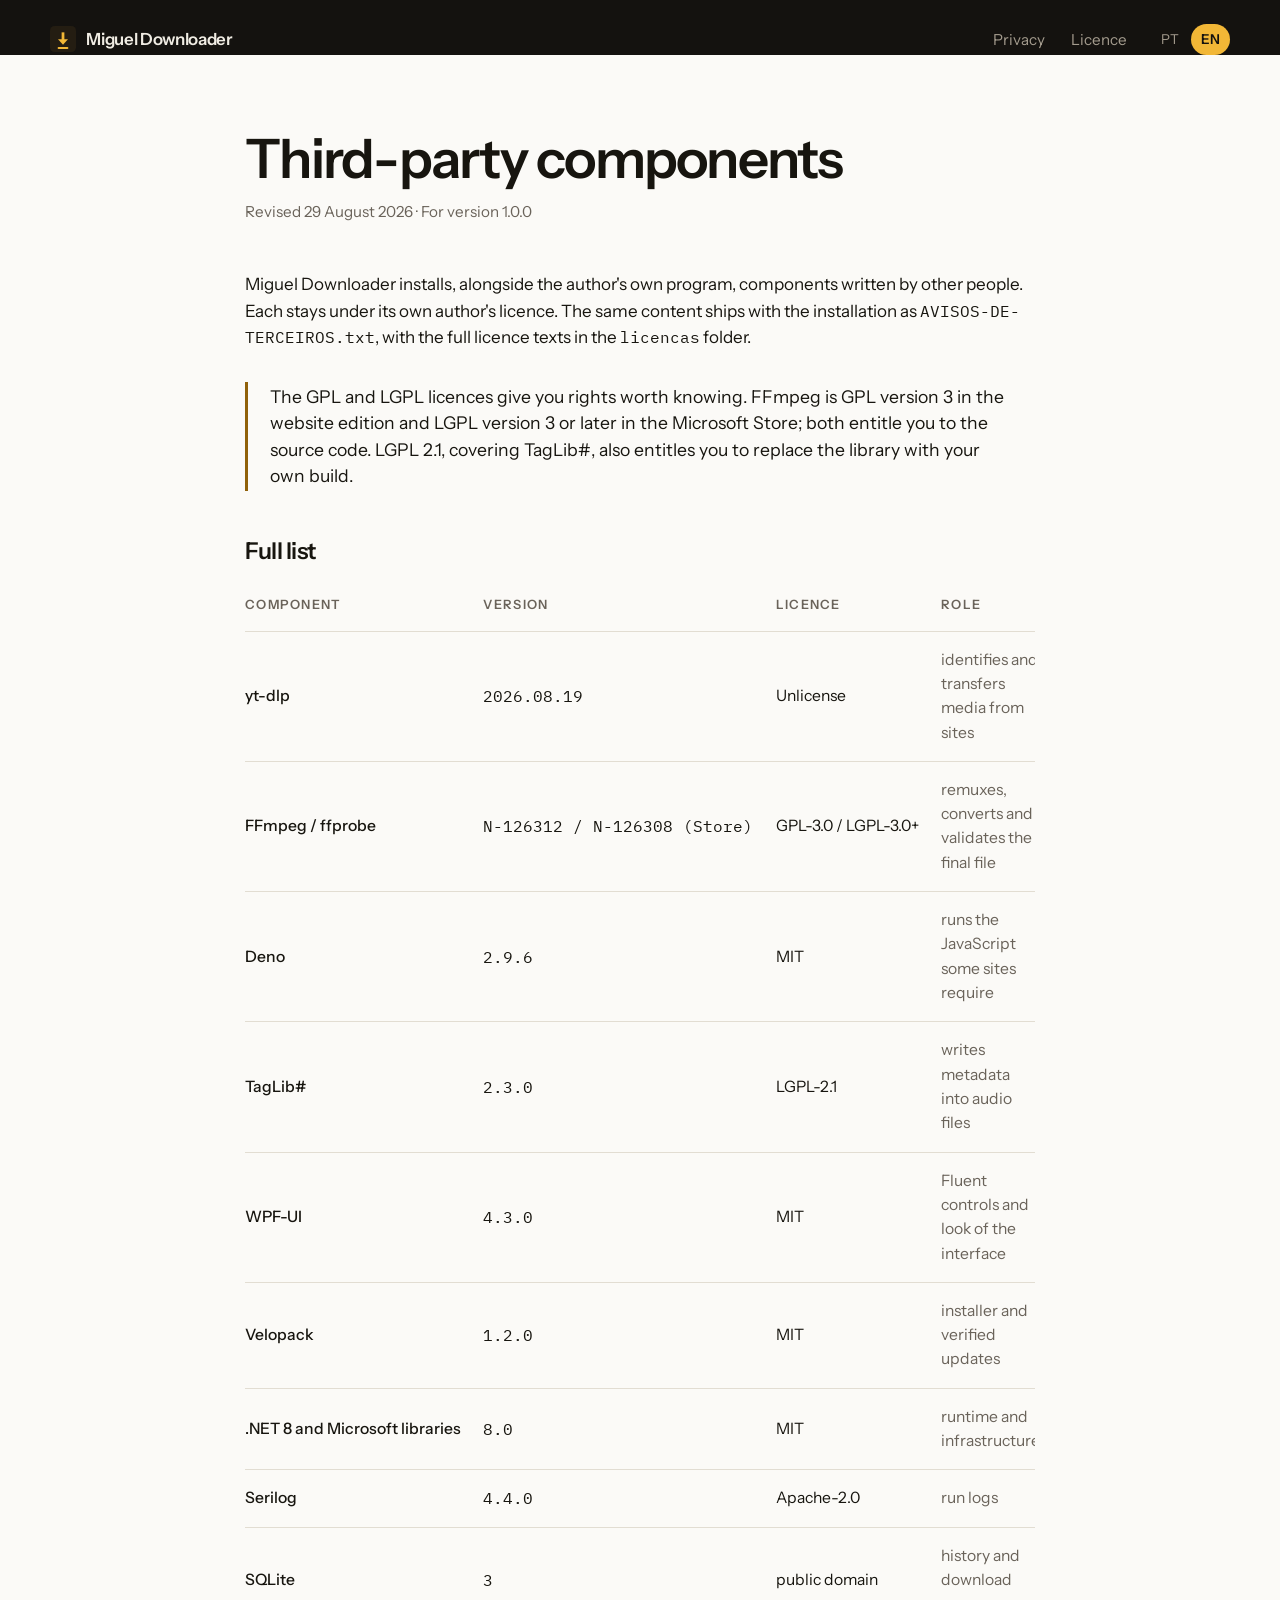
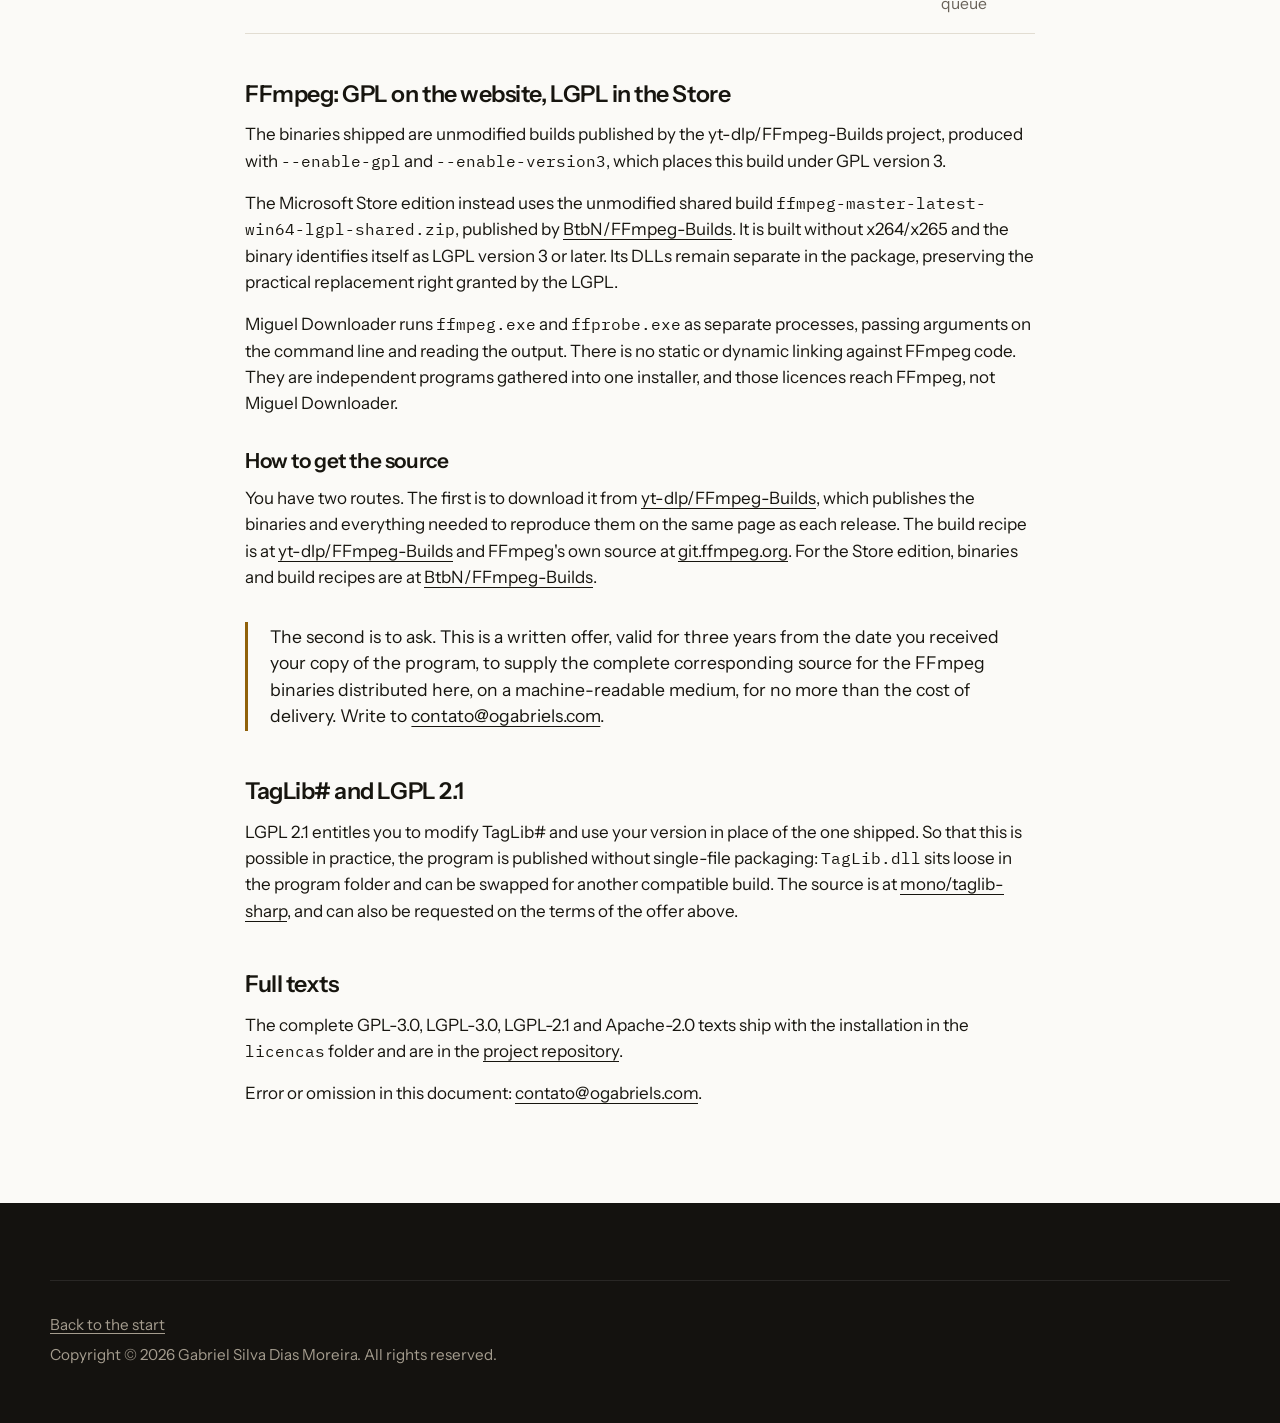
<file: en/third-party.html>
<!doctype html>
<html lang="en">
<head>
<meta charset="utf-8">
<meta name="viewport" content="width=device-width, initial-scale=1">
<title>Third-party components — Miguel Downloader</title>
<meta name="description" content="Every component shipped with Miguel Downloader, its licence, its holder and where to get the corresponding source, in both website and Microsoft Store editions.">
<meta name="theme-color" content="#14120f">
<link rel="canonical" href="https://migueldownloader.ogabriels.com/en/third-party.html">
<link rel="alternate" hreflang="pt-BR" href="https://migueldownloader.ogabriels.com/terceiros.html">
<link rel="alternate" hreflang="en" href="https://migueldownloader.ogabriels.com/en/third-party.html">
<link rel="icon" href="../assets/icon.svg" type="image/svg+xml">
<link rel="preconnect" href="https://fonts.googleapis.com">
<link rel="preconnect" href="https://fonts.gstatic.com" crossorigin>
<link rel="stylesheet" href="https://fonts.googleapis.com/css2?family=Instrument+Sans:wght@400;500;600&family=IBM+Plex+Mono:wght@400;500&display=swap">
<link rel="stylesheet" href="../assets/site.css">
</head>
<body>
<a class="skip" href="#content">Skip to content</a>

<div class="stage"><header class="masthead">
  <div class="wrap">
    <a class="wordmark" href="./">
      <svg width="26" height="26" viewBox="0 0 1024 1024" aria-hidden="true" focusable="false">
        <rect width="1024" height="1024" rx="184" fill="#241d12"/>
        <g fill="#f2b736">
          <rect x="458" y="250" width="108" height="300"/><path d="M316 520h392L512 742Z"/>
          <rect x="300" y="826" width="424" height="76" rx="38"/>
        </g>
      </svg>
      <span translate="no">Miguel Downloader</span>
    </a>
    <nav aria-label="Documents">
      <a href="privacy.html">Privacy</a>
      <a href="licence.html">Licence</a>
    </nav>
    <div class="lang">
      <a href="../terceiros.html" lang="pt-BR" hreflang="pt-BR">PT</a>
      <a href="third-party.html" aria-current="page" lang="en">EN</a>
    </div>
  </div>
</header></div>

<main id="content" class="doc">
  <div class="wrap">
    <h1>Third-party components</h1>
    <p class="updated">Revised 29 August 2026 · For version 1.0.0</p>

    <p>
      Miguel Downloader installs, alongside the author's own program, components written by other
      people. Each stays under its own author's licence. The same content ships with the
      installation as <span class="mono">AVISOS-DE-TERCEIROS.txt</span>, with the full licence texts
      in the <span class="mono">licencas</span> folder.
    </p>

    <p class="callout">
      The GPL and LGPL licences give you rights worth knowing. <span translate="no">FFmpeg</span>
      is GPL version 3 in the website edition and LGPL version 3 or later in the Microsoft Store;
      both entitle you to the source code. LGPL 2.1, covering <span translate="no">TagLib#</span>,
      also entitles you to replace the library with your own build.
    </p>

    <h2>Full list</h2>
    <div class="table-scroll">
      <table>
        <thead>
          <tr>
            <th scope="col">Component</th><th scope="col">Version</th>
            <th scope="col">Licence</th><th scope="col">Role</th>
          </tr>
        </thead>
        <tbody>
          <tr><th scope="row" translate="no">yt-dlp</th><td class="mono">2026.08.19</td><td>Unlicense</td><td class="note">identifies and transfers media from sites</td></tr>
          <tr><th scope="row" translate="no">FFmpeg / ffprobe</th><td class="mono">N-126312 / N-126308 (Store)</td><td>GPL-3.0 / LGPL-3.0+</td><td class="note">remuxes, converts and validates the final file</td></tr>
          <tr><th scope="row" translate="no">Deno</th><td class="mono">2.9.6</td><td>MIT</td><td class="note">runs the JavaScript some sites require</td></tr>
          <tr><th scope="row" translate="no">TagLib#</th><td class="mono">2.3.0</td><td>LGPL-2.1</td><td class="note">writes metadata into audio files</td></tr>
          <tr><th scope="row" translate="no">WPF-UI</th><td class="mono">4.3.0</td><td>MIT</td><td class="note">Fluent controls and look of the interface</td></tr>
          <tr><th scope="row" translate="no">Velopack</th><td class="mono">1.2.0</td><td>MIT</td><td class="note">installer and verified updates</td></tr>
          <tr><th scope="row">.NET 8 and Microsoft libraries</th><td class="mono">8.0</td><td>MIT</td><td class="note">runtime and infrastructure</td></tr>
          <tr><th scope="row" translate="no">Serilog</th><td class="mono">4.4.0</td><td>Apache-2.0</td><td class="note">run logs</td></tr>
          <tr><th scope="row" translate="no">SQLite</th><td class="mono">3</td><td>public domain</td><td class="note">history and download queue</td></tr>
        </tbody>
      </table>
    </div>

    <h2 id="ffmpeg"><span translate="no">FFmpeg</span>: GPL on the website, LGPL in the Store</h2>
    <p>
      The binaries shipped are unmodified builds published by the yt-dlp/FFmpeg-Builds project,
      produced with <span class="mono">--enable-gpl</span> and
      <span class="mono">--enable-version3</span>, which places this build under GPL version 3.
    </p>
    <p>
      The Microsoft Store edition instead uses the unmodified shared build
      <span class="mono">ffmpeg-master-latest-win64-lgpl-shared.zip</span>, published by
      <a href="https://github.com/BtbN/FFmpeg-Builds/releases">BtbN/FFmpeg-Builds</a>. It is built
      without x264/x265 and the binary identifies itself as LGPL version 3 or later. Its DLLs remain
      separate in the package, preserving the practical replacement right granted by the LGPL.
    </p>
    <p>
      Miguel Downloader runs <span class="mono">ffmpeg.exe</span> and
      <span class="mono">ffprobe.exe</span> as separate processes, passing arguments on the command
      line and reading the output. There is no static or dynamic linking against
      <span translate="no">FFmpeg</span> code. They are independent programs gathered into one
      installer, and those licences reach <span translate="no">FFmpeg</span>, not Miguel Downloader.
    </p>

    <h3>How to get the source</h3>
    <p>
      You have two routes. The first is to download it from
      <a href="https://github.com/yt-dlp/FFmpeg-Builds/releases">yt-dlp/FFmpeg-Builds</a>, which
      publishes the binaries and everything needed to reproduce them on the same page as each
      release. The build recipe is at
      <a href="https://github.com/yt-dlp/FFmpeg-Builds">yt-dlp/FFmpeg-Builds</a> and
      <span translate="no">FFmpeg</span>'s own source at
      <a href="https://git.ffmpeg.org/ffmpeg.git">git.ffmpeg.org</a>.
      For the Store edition, binaries and build recipes are at
      <a href="https://github.com/BtbN/FFmpeg-Builds">BtbN/FFmpeg-Builds</a>.
    </p>
    <p class="callout">
      The second is to ask. This is a written offer, valid for three years from the date you
      received your copy of the program, to supply the complete corresponding source for the
      <span translate="no">FFmpeg</span> binaries distributed here, on a machine-readable medium,
      for no more than the cost of delivery. Write to
      <a href="mailto:contato@ogabriels.com">contato@ogabriels.com</a>.
    </p>

    <h2 id="taglib"><span translate="no">TagLib#</span> and LGPL 2.1</h2>
    <p>
      LGPL 2.1 entitles you to modify <span translate="no">TagLib#</span> and use your version in
      place of the one shipped. So that this is possible in practice, the program is published
      without single-file packaging: <span class="mono">TagLib.dll</span> sits loose in the program
      folder and can be swapped for another compatible build. The source is at
      <a href="https://github.com/mono/taglib-sharp">mono/taglib-sharp</a>, and can also be
      requested on the terms of the offer above.
    </p>

    <h2>Full texts</h2>
    <p>
      The complete GPL-3.0, LGPL-3.0, LGPL-2.1 and Apache-2.0 texts ship with the installation in the
      <span class="mono">licencas</span> folder and are in the
      <a href="https://github.com/ogabriels2/MiguelDownloader/tree/main/legal">project repository</a>.
    </p>

    <p>
      Error or omission in this document:
      <a href="mailto:contato@ogabriels.com">contato@ogabriels.com</a>.
    </p>
  </div>
</main>

<footer>
  <div class="wrap">
    <div class="colophon">
      <p><a href="./">Back to the start</a></p>
      <p>Copyright © 2026 Gabriel Silva Dias Moreira. All rights reserved.</p>
    </div>
  </div>
</footer>
</body>
</html>
</file>
<file: assets/site.css>
/* ==========================================================================
   Miguel Downloader — site
   --------------------------------------------------------------------------
   Two grounds, not one. The product stands on a dark stage at the top, where a
   lit screenshot reads as an object; everything after it opens into paper,
   where text is meant to be read. That alternation is what gives the page a
   pulse. One uniform ground, one accent and a bordered card per section is
   what a template looks like.

   Borders are almost absent on purpose. Space separates things here.
   ========================================================================== */

:root {
  --paper:     #fbfaf7;  /* warm near-white; the page's default ground */
  --paper-2:   #f2efe8;  /* a half-step down, for bands that need separating */
  --stage:     #14120f;  /* the dark stage the product stands on */
  --ink:       #17150f;  /* body text on paper — 17.9:1 */
  --ink-soft:  #6a635a;  /* secondary text on paper — 5.7:1 */
  --bone:      #f0ece3;  /* text on the stage */
  --bone-soft: #a49c8e;  /* secondary text on the stage — 7.0:1 */
  --brass:     #90610a;  /* the accent on paper — 4.7:1 even on the darker band */
  --brass-lit: #f2b736;  /* the accent on the stage, where it can be bright */
  --hair:      #e2ddd2;  /* the few rules that survive — separators, never a boundary */
  --edge:      #8c8579;  /* a real border, when something has to read as a control — 3.2:1 */

  --page: 1180px;
  --ease: cubic-bezier(0.22, 1, 0.36, 1);
}

*, *::before, *::after { box-sizing: border-box; }

html {
  color-scheme: light;
  -webkit-text-size-adjust: 100%;
  scroll-behavior: smooth;
}

@media (prefers-reduced-motion: reduce) {
  html { scroll-behavior: auto; }
  *, *::before, *::after {
    animation-duration: 0.01ms !important;
    animation-iteration-count: 1 !important;
    transition-duration: 0.01ms !important;
  }
}

body {
  margin: 0;
  background: var(--paper);
  color: var(--ink);
  font-family: "Instrument Sans", "Segoe UI", system-ui, sans-serif;
  font-size: 1.0625rem;
  line-height: 1.55;
  overflow-x: hidden;
  padding-left: env(safe-area-inset-left);
  padding-right: env(safe-area-inset-right);
}

.wrap { width: min(var(--page), 100% - 3rem); margin-inline: auto; }
.narrow { width: min(760px, 100% - 3rem); margin-inline: auto; }

.mono {
  font-family: "IBM Plex Mono", ui-monospace, Consolas, monospace;
  font-variant-numeric: tabular-nums;
}

/* --- type: jumps, not a ladder -------------------------------------------
   The gap between a headline and body copy is where confidence lives. An
   evenly spaced scale reads as cautious; these sizes deliberately skip. */

h1, h2, h3 { margin: 0; letter-spacing: -0.032em; line-height: 1.02; text-wrap: balance; font-weight: 600; }
h1 { font-size: clamp(2.9rem, 1.6rem + 5.4vw, 5.5rem); }
h2 { font-size: clamp(2.1rem, 1.3rem + 3.2vw, 3.5rem); }
h3 { font-size: 1.3rem; letter-spacing: -0.02em; line-height: 1.2; }

p { margin: 0; text-wrap: pretty; }
.lead { font-size: clamp(1.2rem, 1.02rem + 0.75vw, 1.6rem); line-height: 1.4; letter-spacing: -0.015em; }
.soft { color: var(--ink-soft); }

a { color: inherit; text-underline-offset: 0.22em; text-decoration-thickness: 1px; }
a:hover { color: var(--brass); }

:where(a, button, summary):focus-visible {
  outline: 2.5px solid var(--brass);
  outline-offset: 3px;
  border-radius: 4px;
}
.stage :where(a, button):focus-visible { outline-color: var(--brass-lit); }

::selection { background: var(--brass-lit); color: var(--stage); }

.skip {
  position: absolute; left: -9999px; top: 0; z-index: 30;
  background: var(--stage); color: var(--bone);
  padding: 0.8rem 1.2rem; font-weight: 600;
}
.skip:focus { left: 1rem; top: 1rem; }

:target { scroll-margin-top: 6rem; }

.sr-only {
  position: absolute; width: 1px; height: 1px; padding: 0; margin: -1px;
  overflow: hidden; clip: rect(0 0 0 0); white-space: nowrap; border: 0;
}

/* --- the stage ------------------------------------------------------------ */

.stage {
  background: var(--stage);
  color: var(--bone);
  position: relative;
  overflow: hidden;
}

/* One warm bloom under the product, as if the screen were lighting the room.
   The only gradient on the page. */
.hero::before {
  content: "";
  position: absolute;
  left: 50%;
  top: 38%;
  width: min(1500px, 160%);
  aspect-ratio: 2 / 1;
  translate: -50% 0;
  background: radial-gradient(closest-side, rgba(242, 183, 54, 0.15), transparent 100%);
  pointer-events: none;
}
.stage > * { position: relative; }

/* --- masthead ------------------------------------------------------------- */

.masthead { padding: 1.5rem 0 0; }
.masthead .wrap { display: flex; align-items: center; gap: 1.5rem; }

.wordmark {
  display: inline-flex; align-items: center; gap: 0.65rem;
  text-decoration: none; color: var(--bone);
  font-weight: 600; letter-spacing: -0.02em; font-size: 1.05rem;
  margin-right: auto; min-width: 0;
}
.wordmark svg { flex: none; }
.wordmark span { white-space: nowrap; overflow: hidden; text-overflow: ellipsis; }

.masthead nav { display: flex; gap: 1.6rem; font-size: 0.95rem; }
.masthead nav a { color: var(--bone-soft); text-decoration: none; transition: color 180ms var(--ease); }
.masthead nav a:hover { color: var(--bone); }

.lang { display: inline-flex; gap: 0.15rem; font-size: 0.85rem; }
.lang a {
  padding: 0.3rem 0.62rem; border-radius: 999px;
  color: var(--bone-soft); text-decoration: none;
  transition: background-color 180ms var(--ease), color 180ms var(--ease);
}
.lang a:hover { color: var(--bone); background: rgba(255, 255, 255, 0.08); }
.lang a[aria-current="page"] { background: var(--brass-lit); color: var(--stage); font-weight: 600; }

/* --- hero ----------------------------------------------------------------- */

.hero { padding: clamp(3.5rem, 9vw, 7rem) 0 0; text-align: center; }
.hero h1 { max-width: 16ch; margin-inline: auto; }
.hero h1 em { font-style: normal; color: var(--brass-lit); }
.hero .lead { margin: 1.8rem auto 0; max-width: 46ch; color: var(--bone-soft); }

.cta-row {
  margin-top: 2.4rem;
  display: flex; flex-wrap: wrap; justify-content: center;
  align-items: center; gap: 0.9rem 1.4rem;
}

.button {
  display: inline-flex; align-items: center; gap: 0.7rem;
  padding: 1.05rem 1.9rem;
  background: var(--brass-lit); color: var(--stage);
  border-radius: 999px; text-decoration: none;
  font-weight: 600; font-size: 1.08rem; letter-spacing: -0.01em;
  transition: transform 220ms var(--ease), box-shadow 220ms var(--ease), background-color 180ms var(--ease);
  box-shadow: 0 12px 34px -14px rgba(242, 183, 54, 0.75);
  touch-action: manipulation;
}
.button:hover {
  background: #ffc94f; color: var(--stage);
  transform: translateY(-2px);
  box-shadow: 0 18px 44px -14px rgba(242, 183, 54, 0.85);
}
.button svg { flex: none; }

.meta { font-size: 0.92rem; color: var(--bone-soft); }
/* Mono digits sit tight against the separators; a hair of space stops
   "1.0.0·198,6 MB" reading as one run of characters. */
.meta b { color: var(--bone); font-weight: 500; margin-inline: 0.18em; }

/* The product, big. It is the argument; everything else is a caption. */
.product { margin-top: clamp(0.5rem, 2vw, 1.5rem); }
.product img {
  display: block; width: 100%; height: auto;

}

/* --- sections on paper ---------------------------------------------------- */

section { padding: clamp(4rem, 9vw, 7.5rem) 0; }
.band-2 { background: var(--paper-2); }

.statement { font-size: clamp(1.5rem, 1.05rem + 2vw, 2.6rem); line-height: 1.24; letter-spacing: -0.025em; }
.statement .soft { color: var(--ink-soft); }

.kicker {
  font-size: 0.8rem; letter-spacing: 0.14em; text-transform: uppercase;
  color: var(--brass); font-weight: 600; margin-bottom: 1.2rem;
}
.stage .kicker { color: var(--brass-lit); }

.section-head { margin-bottom: clamp(2.5rem, 5vw, 4rem); max-width: 54ch; }
.section-head p { margin-top: 1.1rem; font-size: 1.1rem; color: var(--ink-soft); }
.stage .section-head p { color: var(--bone-soft); }

/* --- claims: no boxes, just a rule and air -------------------------------- */

/* Explicit counts rather than auto-fit: four items reflowing to 3 + 1 leaves a hole
   where the fourth column should be, which reads as a mistake. */
.claims { display: grid; gap: clamp(2rem, 4vw, 3rem); grid-template-columns: 1fr; }
@media (min-width: 620px)  { .claims { grid-template-columns: repeat(2, 1fr); } }
@media (min-width: 1040px) { .claims { grid-template-columns: repeat(4, 1fr); } }
.claim { display: grid; gap: 0.7rem; align-content: start; }
.claim .n {
  font-size: 0.78rem; letter-spacing: 0.12em; color: var(--brass);
  font-weight: 600; font-variant-numeric: tabular-nums;
  padding-bottom: 0.7rem; border-bottom: 1px solid var(--hair);
}
.claim p { color: var(--ink-soft); }

/* --- the limits, on the stage --------------------------------------------- */

.limits { display: grid; gap: clamp(1.8rem, 3.5vw, 3rem); grid-template-columns: repeat(auto-fit, minmax(min(100%, 18rem), 1fr)); }
.limit { display: grid; gap: 0.6rem; align-content: start; }
.limit h3 { color: var(--bone); }
.limit p { color: var(--bone-soft); }
.limit .mark { color: var(--brass-lit); font-size: 1.4rem; line-height: 1; }

/* --- the receipt ---------------------------------------------------------- */

.receipt { display: grid; gap: clamp(2rem, 4vw, 3.5rem); grid-template-columns: repeat(auto-fit, minmax(min(100%, 21rem), 1fr)); align-items: start; }

.facts { display: grid; gap: 0; margin: 0; }
.facts > div { display: flex; justify-content: space-between; gap: 1.5rem; padding: 0.9rem 0; border-bottom: 1px solid var(--hair); }
.facts dt { color: var(--ink-soft); }
.facts dd { margin: 0; text-align: right; font-weight: 500; }

.checksum { margin-top: 1.8rem; }
.checksum .label { font-size: 0.8rem; letter-spacing: 0.1em; text-transform: uppercase; color: var(--ink-soft); }
.checksum-row code {
  display: block; margin-top: 0.55rem;
  font-size: 0.8rem; line-height: 1.7; overflow-wrap: anywhere; color: var(--ink);
}
.checksum-row { display: flex; align-items: flex-start; gap: 0.8rem; min-width: 0; }
.checksum-row > div { min-width: 0; }

.copy {
  flex: none; border: 1px solid var(--edge); background: transparent; color: var(--ink-soft);
  border-radius: 999px; padding: 0.45rem 0.9rem; font: inherit; font-size: 0.85rem;
  cursor: pointer; touch-action: manipulation;
  transition: color 180ms var(--ease), border-color 180ms var(--ease);
}
.copy:hover { color: var(--ink); border-color: var(--ink-soft); }
.copy[data-done="true"] { color: var(--brass); border-color: var(--brass); }

.verify { margin-top: 1.3rem; font-size: 0.92rem; color: var(--ink-soft); }
.verify pre {
  margin: 0.6rem 0 0; padding: 0.85rem 1rem; overflow-x: auto;
  background: var(--stage); color: var(--bone); border-radius: 10px; font-size: 0.8rem;
}

.also { margin-top: 1.7rem; display: flex; flex-wrap: wrap; gap: 0.5rem 1.4rem; font-size: 0.95rem; }
.also a { color: var(--brass); }

/* --- table: hairlines only, like a spec sheet ----------------------------- */

.table-scroll { overflow-x: auto; }
table { width: 100%; border-collapse: collapse; font-size: 0.98rem; }
caption { text-align: left; color: var(--ink-soft); font-size: 0.92rem; padding-bottom: 1.2rem; }
th, td { text-align: left; padding: 1rem 1.4rem 1rem 0; border-bottom: 1px solid var(--hair); white-space: nowrap; }
thead th { font-size: 0.8rem; letter-spacing: 0.1em; text-transform: uppercase; color: var(--ink-soft); font-weight: 600; }
tbody th { font-weight: 500; }
td.note { white-space: normal; color: var(--ink-soft); }
td.yes { color: var(--brass); font-weight: 500; }

/* --- footer --------------------------------------------------------------- */

footer { background: var(--stage); color: var(--bone-soft); padding: clamp(3.5rem, 6vw, 5rem) 0 3.5rem; font-size: 0.95rem; }
.foot-grid { display: grid; gap: 2.5rem; grid-template-columns: repeat(auto-fit, minmax(min(100%, 12rem), 1fr)); margin-bottom: 3rem; }
.foot-grid h4 { margin: 0 0 1rem; font-size: 0.8rem; letter-spacing: 0.12em; text-transform: uppercase; color: var(--bone); font-weight: 600; }
.foot-grid ul { margin: 0; padding: 0; list-style: none; display: grid; gap: 0.6rem; }
.foot-grid a { color: var(--bone-soft); text-decoration: none; }
.foot-grid a:hover { color: var(--brass-lit); }
.colophon { display: grid; gap: 0.45rem; padding-top: 2rem; border-top: 1px solid rgba(255, 255, 255, 0.09); }

/* --- documents ------------------------------------------------------------ */

.doc { padding: clamp(3rem, 6vw, 5rem) 0 6rem; }
.doc h1 { font-size: clamp(2.2rem, 1.5rem + 2.6vw, 3.4rem); margin-bottom: 0.8rem; }
.doc .updated { color: var(--ink-soft); font-size: 0.95rem; margin-bottom: 3rem; }
.doc h2 { font-size: 1.45rem; margin: 3rem 0 1rem; letter-spacing: -0.02em; }
.doc h3 { margin: 2rem 0 0.7rem; }
.doc p + p { margin-top: 1rem; }
.doc ul, .doc ol { padding-left: 1.3rem; display: grid; gap: 0.6rem; margin: 1.1rem 0 0; }
.doc dl { display: grid; gap: 0.9rem; margin: 1.2rem 0 0; }
.doc dt { color: var(--brass); font-size: 0.9rem; }
.doc dd { margin: 0.25rem 0 0; color: var(--ink-soft); }
.doc .callout {
  border-left: 3px solid var(--brass); padding: 0.1rem 0 0.1rem 1.4rem;
  margin: 2rem 0; font-size: 1.1rem; line-height: 1.5;
}

/* --- one entrance, not a parade ------------------------------------------- */

@media (prefers-reduced-motion: no-preference) {
  .rise { animation: rise 900ms var(--ease) both; }
  .rise-2 { animation-delay: 90ms; }
  .rise-3 { animation-delay: 180ms; }
  .rise-4 { animation-delay: 300ms; }
  @keyframes rise {
    from { opacity: 0; transform: translateY(18px); }
    to   { opacity: 1; transform: none; }
  }
}

/* --- narrow screens -------------------------------------------------------
   The masthead is the only thing that genuinely runs out of room: the brand
   name, three section links and the language switch cannot share one line at
   375px without the name being truncated to nothing. Two rows, then. */

@media (max-width: 660px) {
  .masthead .wrap { flex-wrap: wrap; gap: 0.9rem 1rem; }
  .masthead nav { order: 3; width: 100%; gap: 1.4rem; font-size: 0.9rem; }
  .wordmark span { text-overflow: clip; }
}

@media (max-width: 660px) {
  /* A 1460px-wide window squeezed into 327px reads as a smudge. Let it run to
     both edges: it cannot teach the interface at this size, but it can still
     read as a real program. */
  .product { width: 100vw; margin-left: 50%; translate: -50% 0; }
}

/* Legal text is meant to be read line by line, so it gets a reading measure
   rather than the full page width. The header above it keeps the page width,
   which is what tells you the document belongs to the site. */
.doc .wrap { width: min(790px, 100% - 3rem); }

/* Plex Mono runs wider than Instrument Sans at the same size; inline file
   names in running text need a hair less to sit level with it. */
.doc :where(p, li, dd, dt) .mono { font-size: 0.92em; }
</file>
